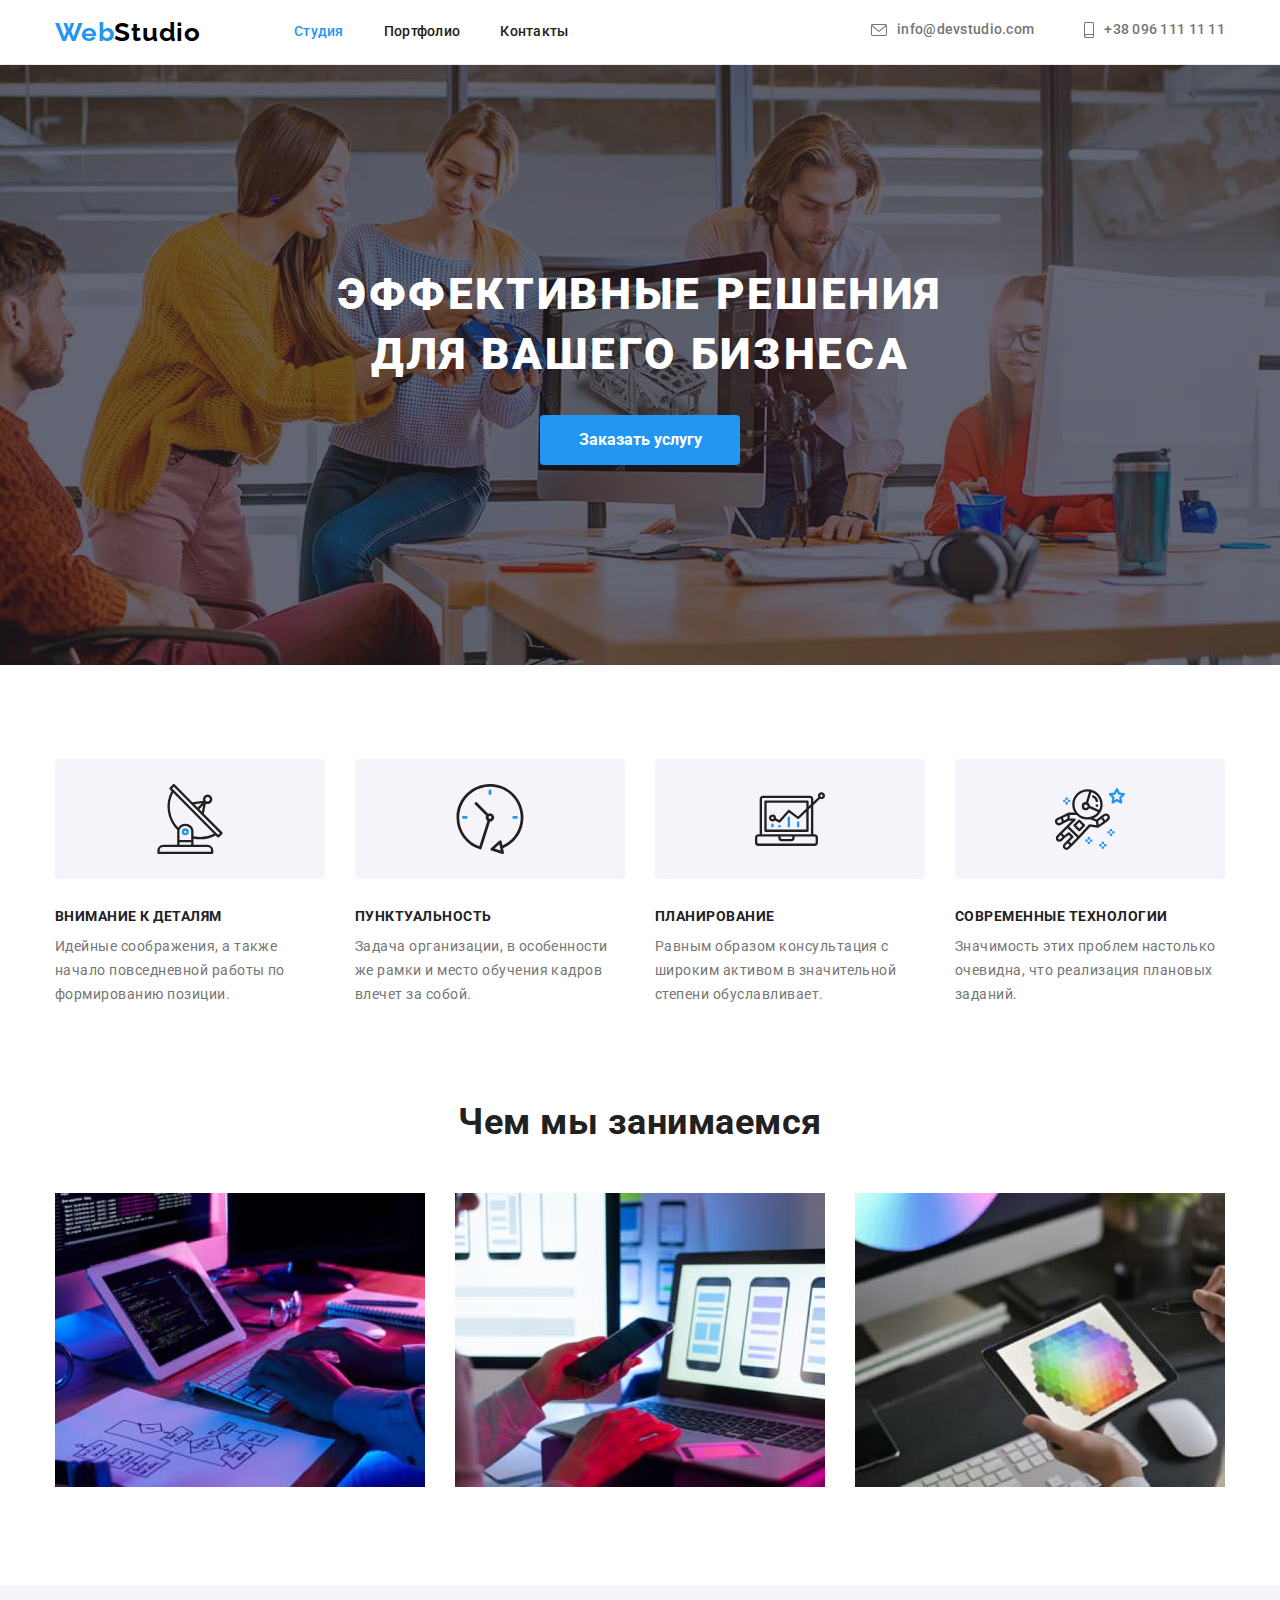
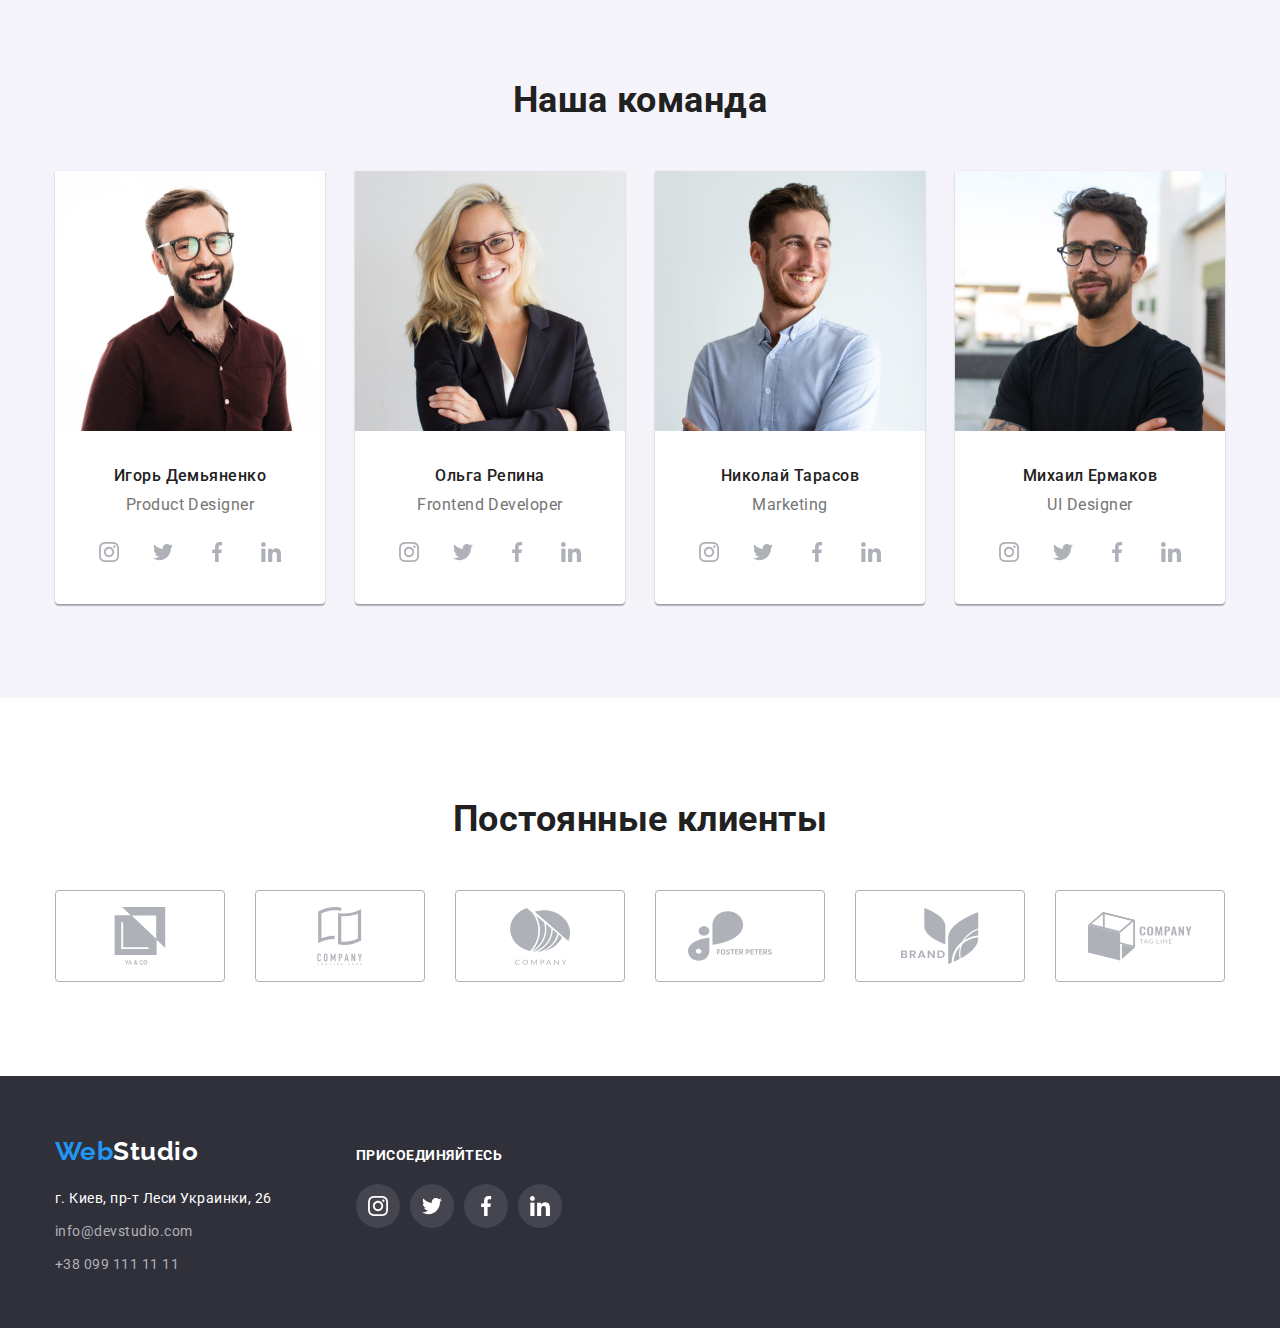
<file: index.html>
<!DOCTYPE html>
<html lang="ru">

<head>
    <meta charset="UTF-8">
    <meta http-equiv="X-UA-Compatible" content="IE=edge">
    <meta name="viewport" content="width=device-width, initial-scale=1.0">

    <link rel="preconnect" href="https://fonts.googleapis.com">
    <link rel="preconnect" href="https://fonts.gstatic.com" crossorigin>
    <title>WebStudio</title>

    <link
        href="https://fonts.googleapis.com/css2?family=Raleway:wght@700&family=Roboto:wght@400;500;700;900&display=swap"
        rel="stylesheet">
    <link rel="stylesheet"
        href="https://cdnjs.cloudflare.com/ajax/libs/modern-normalize/1.1.0/modern-normalize.min.css">



    <link rel="stylesheet" href="./css/main.css">

</head>

<body>

    <!--Шапка сайта. Навигация.-->

    <header class="page-header">
        <div class="container main-nav">
            <nav class="flex-nav">
                <a href="./index.html" class="logo"><span class="blue">Web</span>Studio</a>

                <ul class="page-nav list">
                    <li class="item"><a href="./index.html" class="link current">Студия</a></li>
                    <li class="item"><a href="./portfolio.html" class="link contacts-link">Портфолио</a></li>
                    <li class="item"><a href="" class="link contacts-link">Контакты</a></li>
                </ul>
            </nav>


            <!--Контактная информация-->

            <ul class="contacts-nav list">
                <li class="item">
                    <a href="mailto:info@devstudio.com" class="contacts-link">
                        <svg class="icon-envelope">
                            <use href="./images/sprite.svg#envelope"></use>
                        </svg>
                        info@devstudio.com
                    </a>
                </li>
                <li class="item">
                    <a href="tel:+380961111111" class="contacts-link">
                        <svg class="icon-smartphone" width="10" height="16">
                            <use href="./images/sprite.svg#smartphone"></use>
                        </svg>
                        +38 096 111 11 11
                    </a>
                </li>
            </ul>
        </div>
    </header>

    <main>
        <!--Блок Приветствие-->

        <section class="hero-box">
            <h1 class="hero-title">Эффективные решения для вашего бизнеса</h1>
            <button type="button" class="btn">Заказать услугу</button>
        </section>

        <!--Наши преимущества-->

        <section class="features"">
            <div class="container">
                <!--<h2>Преимущества</h2>-->
                <ul class="features-nav list">
                    <li class="icon-before antenna">
                        <h3 class="title item">Внимание к деталям</h3>
                        <p class="text item">Идейные соображения, а также начало повседневной работы по формированию
                            позиции.</p>
                    </li>
                    <li class="icon-before clock">
                        <h3 class="title">Пунктуальность</h3>
                        <p class="text">Задача организации, в особенности же рамки и место обучения кадров влечет
                            за собой.</p>
                    </li>
                    <li class="icon-before diagram">
                        <h3 class="title">Планирование</h3>
                        <p class="text">Равным образом консультация с широким активом в значительной степени
                            обуславливает.</p>
                    </li>
                    <li class="icon-before astronaut">
                        <h3 class="title">Современные технологии</h3>
                        <p class="text">Значимость этих проблем настолько очевидна, что реализация плановых
                            заданий.</p>
                    </li>
                </ul>
            </div>
        </section>

        <!--Чем мы занимаемся-->

        <section class="development">
            <div class="container">
                <h2 class="section-title">Чем мы занимаемся</h2>
                <ul class="development-nav list">
                    <li>
                        <img src="./images/img-1.jpg" alt="Разработка приложений" width="370" height="294">
                        <!-- <h3>Десктопные приложения</h3>-->
                    </li>
                    <li>
                        <img src="./images/img-2.jpg" alt="Мобильные приложения" width="370" height="294">
                        <!-- <h3>Мобильные приложения</h3>-->
                    </li>
                    <li>
                        <img src="./images/img-3.jpg" alt="Дизайнерские решения" width="370" height="294">
                        <!--<h3>Дизайнерские решения</h3>-->
                    </li>
                </ul>
            </div>
        </section>


        <!--Наша команда специалистов-->
        <section class="team">
            <div class="container">
                <h2 class="section-title">Наша команда</h2>
                <ul class="team-list">
                    <li>
                        <img src="./images/team-member-1.jpg" alt="Дизайнер Николай Кучеренко" width="270" height="260">
                        <div class="team-descr">
                            <h3 class="title">Игорь Демьяненко</h3>
                            <p class="text">Product Designer</p>
                        </div>
                        <ul class="social-nav list">
                            <li>
                                <a href="#null" class="icon-social">
                                    <svg>
                                        <use href="./images/sprite.svg#instagram"></use>
                                    </svg>
                                </a>
                            </li>
                            <li>
                                <a href="" class="icon-social">
                                    <svg>
                                        <use href="./images/sprite.svg#twitter"></use>
                                    </svg>
                                </a>
                            </li>
                            <li>
                                <a href="" class="icon-social">
                                    <svg>
                                        <use href="./images/sprite.svg#facebook"></use>
                                    </svg>
                                </a>
                            </li>
                            <li>
                                <a href="" class="icon-social">
                                    <svg>
                                        <use href="./images/sprite.svg#linkedln"></use>
                                    </svg>
                                </a>
                            </li>
                    </li>
                </ul>
                </li>
                <li>
                    <img src="./images/team-member-2.jpg" alt="Разработчик Ольга Иванова" width="270" height="260">
                <div class="team-descr">
                    <h3 class="title">Ольга Репина</h3>
                    <p class="text">Frontend Developer</p>
                </div>
                    <ul class="social-nav list">
                        <li><a href="">
                                <svg class="icon-social">
                                    <use href="./images/sprite.svg#instagram"></use>
                                </svg>
                            </a>
                        </li>
                        <li><a href="">
                                <svg class="icon-social">
                                    <use href="./images/sprite.svg#twitter"></use>
                                </svg></a></li>
                        <li><a href="">
                                <svg class="icon-social">
                                    <use href="./images/sprite.svg#facebook"></use>
                                </svg></a></li>
                        <li><a href="">
                                <svg class="icon-social">
                                    <use href="./images/sprite.svg#linkedln"></use>
                                </svg></a></li>
                    </ul>
                </li>
                <li>
                    <img src="./images/team-member-3.jpg" alt="Маркетолог Андрей Шевченко" width="270" height="260">
                <div class="team-descr">
                    <h3 class="title">Николай Тарасов</h3>
                    <p class="text">Marketing</p>
                </div>
                    <ul class="social-nav list">
                        <li><a href="">
                                <svg class="icon-social">
                                    <use href="./images/sprite.svg#instagram"></use>
                                </svg>
                            </a>
                        </li>
                        <li><a href="">
                                <svg class="icon-social">
                                    <use href="./images/sprite.svg#twitter"></use>
                                </svg></a></li>
                        <li><a href="">
                                <svg class="icon-social">
                                    <use href="./images/sprite.svg#facebook"></use>
                                </svg></a></li>
                        <li><a href="">
                                <svg class="icon-social">
                                    <use href="./images/sprite.svg#linkedln"></use>
                                </svg></a></li>
                    </ul>
                </li>
                <li>
                    <img src="./images/team-member-4.jpg" alt="Дизайнер Иван Николаев" width="270" height="260">
                <div class="team-descr">
                    <h3 class="title">Михаил Ермаков</h3>
                    <p class="text">UI Designer</p>
                </div>
                    <ul class="social-nav list">
                        <li><a href="">
                                <svg class="icon-social">
                                    <use href="./images/sprite.svg#instagram"></use>
                                </svg>
                            </a>
                        </li>
                        <li><a href="">
                                <svg class="icon-social">
                                    <use href="./images/sprite.svg#twitter"></use>
                                </svg>
                            </a>
                        </li>
                        <li><a href="">
                                <svg class="icon-social">
                                    <use href="./images/sprite.svg#facebook"></use>
                                </svg>
                            </a>
                        </li>
                        <li><a href="">
                                <svg class="icon-social">
                                    <use href="./images/sprite.svg#linkedln"></use>
                                </svg>
                            </a>
                        </li>
                    </ul>
                </li>
                </ul>
            </div>
        </section>

        <!--Постоянные клиенты-->

        <section class="section client">
            <div class="container">
                <h2 class="section-title">Постоянные клиенты</h2>
                <ul class="client-nav list">
                    <li>
                        <a href="">
                            <svg>
                                <use href="./images/sprite.svg#client-1"></use>
                            </svg>
                        </a>
                    </li>
                    <li>
                        <a href="">
                            <svg>
                                <use href="./images/sprite.svg#client-2"></use>
                            </svg>
                        </a>
                    </li>
                    <li>
                        <a href="">
                            <svg>
                                <use href="./images/sprite.svg#client-3"></use>
                            </svg></a></li>
                    <li><a href="">
                            <svg>
                                <use href="./images/sprite.svg#client-4"></use>
                            </svg></a></li>
                    <li><a href="">
                            <svg>
                                <use href="./images/sprite.svg#client-5"></use>
                            </svg></a></li>
                    <li><a href="">
                            <svg>
                                <use href="./images/sprite.svg#client-6"></use>
                            </svg></a></li>
                </ul>
           </div>
        </section>
    </main>

    <!--Подвал сайта-->

    <footer class="footer-box">
        <div class="container footer">
           <div class="footer-adress">
                <a href="./index.html" class="logo"><span class="blue">Web</span><span class="white">Studio</span></a>
                <address class="addr-nav">
                    <p class="adress">г. Киев, пр-т Леси Украинки, 26</p>
                    <a href="mailto:info@devstudio.com" class="mail">info@devstudio.com</a>
                    <a href="tel:+380961111111" class="phone">+38 099 111 11 11</a>
                </address>
            </div>
            <div class="footer-join">      
                <p class="sign">присоединяйтесь</p>
                <ul class="social-sign">
                    <li class="social-item">
                        <a href="" aria-label="Ссылка на Instagram" class="icon-social">
                            <svg class="sign-network">
                                <use href="./images/sprite.svg#insta-footer"></use>
                            </svg>
                        </a>
                    </li>
                    <li class="social-item">
                        <a href="" aria-label="Ссылка на Twitter" class="icon-social">
                            <svg class="sign-network">
                                <use href="./images/sprite.svg#tw-footer"></use>
                            </svg>
                        </a>
                    </li>
                    <li class="social-item">
                        <a href="" aria-label="Ссылка на Facebook" class="icon-social">
                            <svg class="sign-network">
                                <use href="./images/sprite.svg#fb-footer"></use>
                            </svg>
                        </a>
                    </li>
                    <li class="social-item">
                        <a href="" aria-label="Ссылка на Linkedln" class="icon-social">
                            <svg class="sign-network">
                                <use href="./images/sprite.svg#linkedln-footer"></use>
                            </svg>
                        </a>
                    </li>
                </ul>
            </div>
        </div>


        <!--<section class="form-nav">
            <div>
                <p class="sign"><b>Подпишитесь на рассылку</b></p>
                <button type="button" class="btn">Подписаться</button>
            </div>
        </section>-->
    </footer>
</body>

</html>
</file>
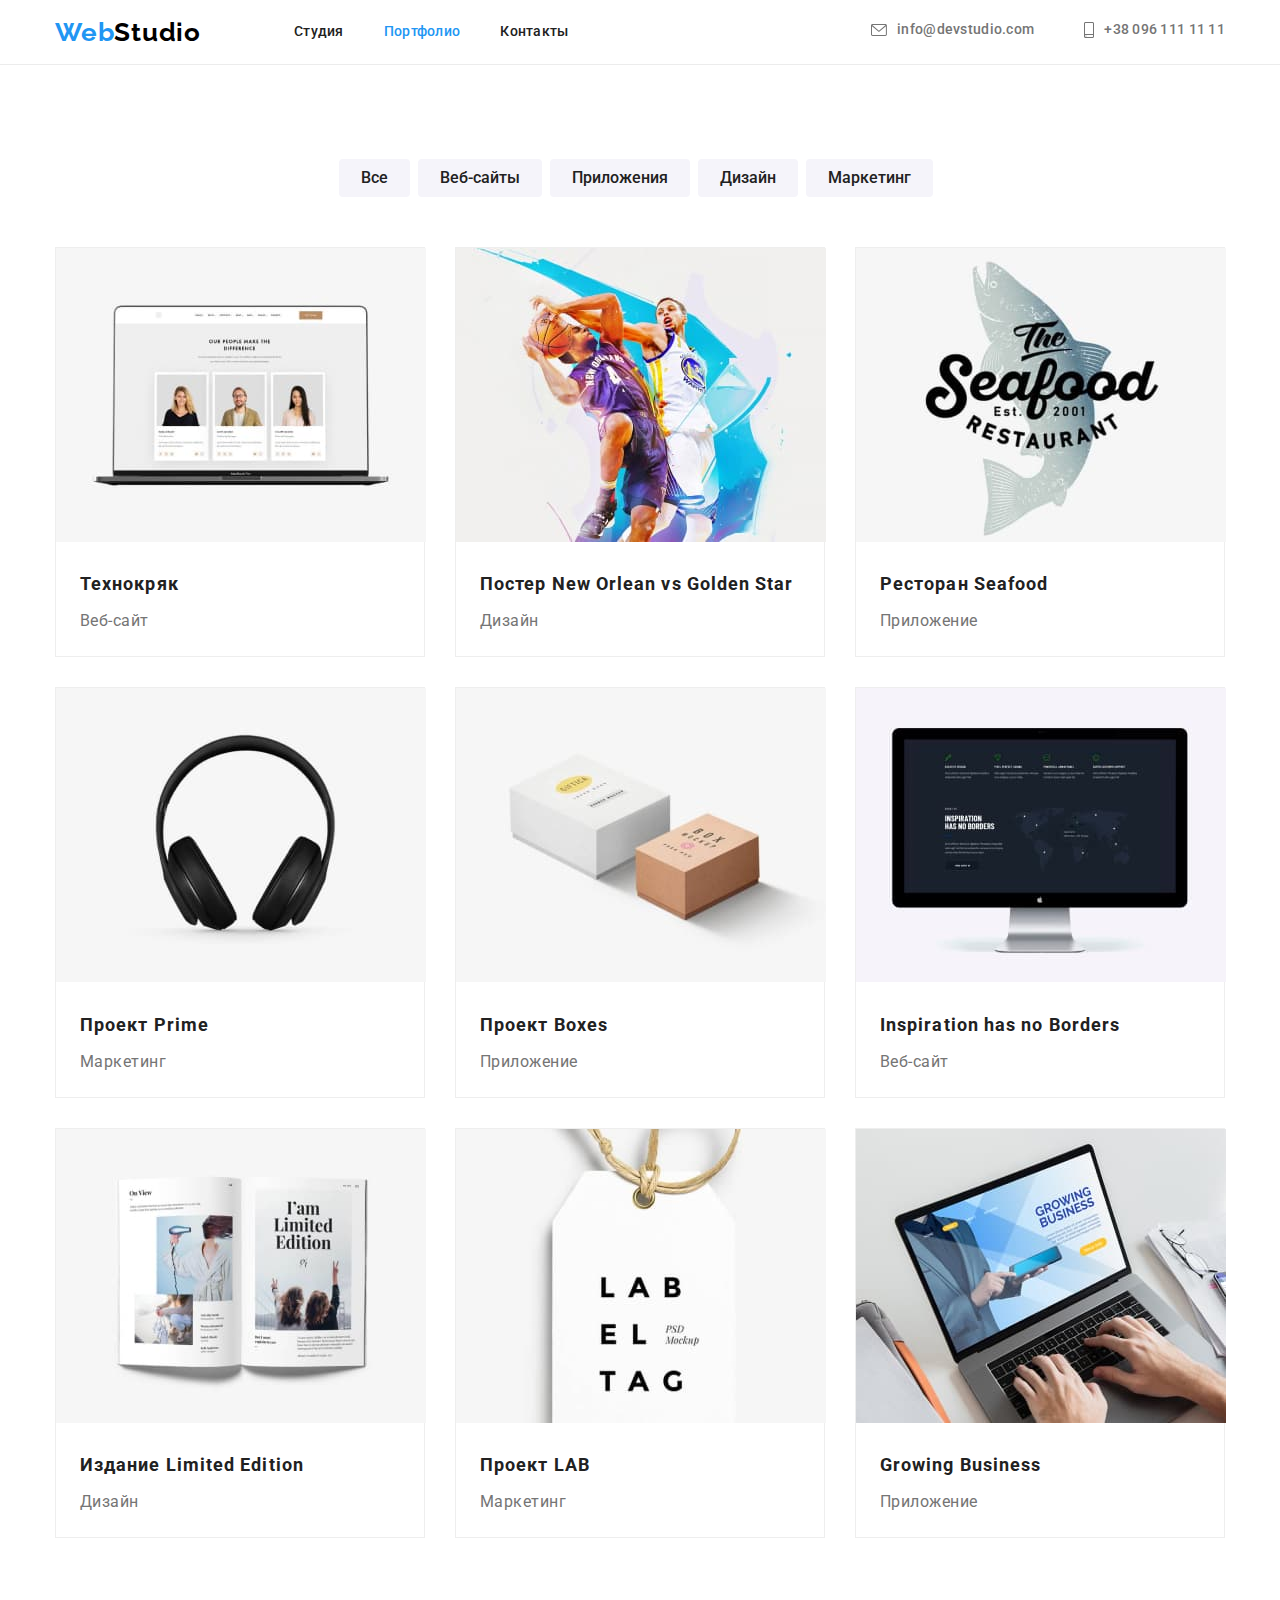
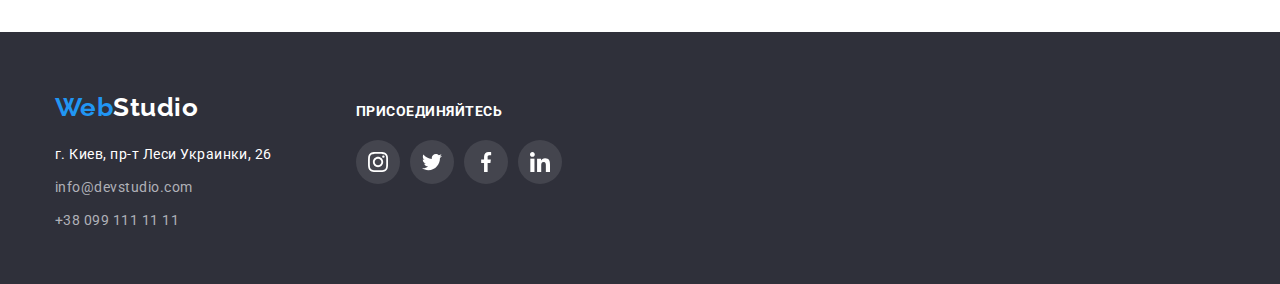
<file: portfolio.html>
<!DOCTYPE html>
<html lang="ru">

<head>
    <meta charset="UTF-8">
    <meta http-equiv="X-UA-Compatible" content="IE=edge">
    <meta name="viewport" content="width=device-width, initial-scale=1.0">
    <title>Portfolio</title>

    <link
        href="https://fonts.googleapis.com/css2?family=Raleway:wght@700&family=Roboto:wght@400;500;700;900&display=swap"
        rel="stylesheet">
    <link rel="stylesheet"
        href="https://cdnjs.cloudflare.com/ajax/libs/modern-normalize/1.1.0/modern-normalize.min.css">


    <link rel="stylesheet" href="./css/main.css">

</head>

<body>

    <!--Шапка сайта. Навигация.-->

    <header class="page-header">
        <div class="container main-nav">
            <nav class="flex-nav">
                <a href="./index.html" class="logo"><span class="blue">Web</span>Studio</a>

                <ul class="page-nav list">
                    <li class="item"><a href="./index.html" class="link contacts-link">Студия</a></li>
                    <li class="item"><a href="./portfolio.html" class="link current">Портфолио</a></li>
                    <li class="item"><a href="" class="link contacts-link">Контакты</a></li>
                </ul>
            </nav>

            <!--Контактная информация-->

            <ul class="contacts-nav list">
                <li class="item">
                    <a href="mailto:info@devstudio.com" class="contacts-link">
                        <svg class="icon-envelope">
                            <use href="./images/sprite.svg#envelope"></use>
                        </svg>
                        info@devstudio.com
                    </a>
                </li>
                <li class="item">
                    <a href="tel:+380961111111" class="contacts-link">
                        <svg class="icon-smartphone" width="10" height="16">
                            <use href="./images/sprite.svg#smartphone"></use>
                        </svg>
                        +38 096 111 11 11
                    </a>
                </li>
            </ul>
        </div>
    </header>
    <main>
        <!--Наши реализованные проекты-->
        <section class="portfolio">
            <div class="container">
                    <ul class="button-nav list">
                        <li><button type="button" class="list-nav">Все</button></li>
                        <li><button type="button" class="list-nav">Веб-сайты</button></li>
                        <li><button type="button" class="list-nav">Приложения</button></li>
                        <li><button type="button" class="list-nav">Дизайн</button></li>
                        <li><button type="button" class="list-nav">Маркетинг</button></li>
                    </ul>
                <!-- <h1>Реализованные проекты</h1>-->
                <ul class="project-nav list">
                    <li class="project-element">
                        <a href="">
                            <img src="./images/project-1.jpg" alt="Проект Технокряк" width="370" height="294">

                            <div class="info">
                                <h2 class="title">Технокряк</h2>
                                <p class="text">Веб-сайт</p>
                                <!-- <p class="accent">Технокряк это современная площадка распространения коронавируса. Компании
                                     используют эту платформу для цифрового шпионажа и атак на защищённые сервера конкурентов.</p>
                                 -->
                            </div>

                        </a>
                    </li>
                    <li class="project-element">
                        <a href="" class="decor">
                            <img src="./images/project-2.jpg" alt="Дизайн постера" width="370" height="294">
                            <div class="info">
                                <h2 class="title">Постер New Orlean vs Golden Star</h2>
                                <p class="text">Дизайн</p>
                                <!-- <p class="accent">Технокряк это современная площадка распространения коронавируса. Компании
                            используют эту платформу для цифрового шпионажа и атак на защищённые сервера конкурентов.</p>
                            -->
                            </div>
                        </a>
                    </li>
                    <li class="project-element">
                        <a href="" class="decor">
                            <img src="./images/project-3.jpg" alt="Приложение для ресторана" width="370" height="294">
                            <div class="info">
                                <h2 class="title">Ресторан Seafood</h2>
                                <p class="text">Приложение</p>
                                <!-- <p class="accent">Технокряк это современная площадка распространения коронавируса. Компании
                                                                    используют эту
                                                                    платформу для цифрового
                                                                    шпионажа и атак на защищённые сервера конкурентов.</p>-->
                            </div>
                        </a>
                    </li>
                    <li class="project-element">
                        <a href="" class="decor">
                            <img src="./images/project-4.jpg" alt="Проект Прайм" width="370" height="294">
                            <div class="info">
                                <h2 class="title">Проект Prime</h2>
                                <p class="text">Маркетинг</p>
                                <!-- <p class="accent">Технокряк это современная площадка распространения коронавируса. Компании
                                                                    используют эту
                                                                    платформу для цифрового
                                                                    шпионажа и атак на защищённые сервера конкурентов.</p>-->
                            </div>
                        </a>
                    </li>
                    <li class="project-element">
                        <a href="" class="decor">
                            <img src="./images/project-5.jpg" alt="Проект приложения упаковки" width="370" height="294">
                            <div class="info">
                                <h2 class="title">Проект Boxes</h2>
                                <p class="text">Приложение</p>
                                <!-- <p class="accent">Технокряк это современная площадка распространения коронавируса. Компании
                                                                    используют эту
                                                                    платформу для цифрового
                                                                    шпионажа и атак на защищённые сервера конкурентов.</p>-->
                            </div>
                        </a>
                    </li>
                    <li class="project-element">
                        <a href="" class="decor">
                            <img src="./images/project-6.jpg" alt="Веб-сайт для вдохновения" width="370" height="294">
                            <div class="info">
                                <h2 class="title">Inspiration has no Borders</h2>
                                <p class="text">Веб-сайт</p>
                                <!-- <p class="accent">Технокряк это современная площадка распространения коронавируса. Компании
                                                                    используют эту
                                                                    платформу для цифрового
                                                                    шпионажа и атак на защищённые сервера конкурентов.</p>-->
                            </div>
                        </a>
                    </li>
                    <li class="project-element">
                        <a href="" class="decor">
                            <img src="./images/project-7.jpg" alt="Проект дизайна журнала" width="370" height="294">
                            <div class="info">
                                <h2 class="title">Издание Limited Edition</h2>
                                <p class="text">Дизайн</p>
                                <!-- <p class="accent">Технокряк это современная площадка распространения коронавируса. Компании
                                                                    используют эту
                                                                    платформу для цифрового
                                                                    шпионажа и атак на защищённые сервера конкурентов.</p>-->
                            </div>
                        </a>
                    </li>
                    <li class="project-element">
                        <a href="" class="decor">
                            <img src="./images/project-8.jpg" alt="Маркетинговый проект Лаб" width="370" height="294">
                            <div class="info">
                                <h2 class="title">Проект LAB</h2>
                                <p class="text">Маркетинг</p>
                                <!-- <p class="accent">Технокряк это современная площадка распространения коронавируса. Компании
                                            используют эту
                                            платформу для цифрового
                                            шпионажа и атак на защищённые сервера конкурентов.</p>-->
                            </div>
                        </a>
                    </li>
                    <li class="project-element">
                        <a href="" class="decor">
                            <img src="./images/project-9.jpg" alt="Приложение для бизнеса" width="370" height="294">
                            <div class="info">
                                <h2 class="title">Growing Business</h2>
                                <p class="text">Приложение</p>
                                <!-- <p class="accent">Технокряк это современная площадка распространения коронавируса. Компании
                                            используют эту
                                            платформу для цифрового
                                            шпионажа и атак на защищённые сервера конкурентов.</p>-->
                            </div>
                        </a>
                    </li>
                </ul>
            </div>
        </section>

    </main>

    <!--Подвал сайта-->
    <footer class="footer-box">
        <div class="container footer">
            <div class="footer-adress">
                <a href="./index.html" class="logo"><span class="blue">Web</span><span class="white">Studio</span></a>
                <address class="addr-nav">
                    <p class="adress">г. Киев, пр-т Леси Украинки, 26</p>
                    <a href="mailto:info@devstudio.com" class="mail">info@devstudio.com</a>
                    <a href="tel:+380961111111" class="phone">+38 099 111 11 11</a>
                </address>
            </div>
            <div class="footer-join">
                <p class="sign">присоединяйтесь</p>
                <ul class="social-sign">
                    <li class="social-item">
                        <a href="" aria-label="Ссылка на Instagram" class="icon-social">
                            <svg class="sign-network">
                                <use href="./images/sprite.svg#insta-footer"></use>
                            </svg>
                        </a>
                    </li>
                    <li class="social-item">
                        <a href="" aria-label="Ссылка на Twitter" class="icon-social">
                            <svg class="sign-network">
                                <use href="./images/sprite.svg#tw-footer"></use>
                            </svg>
                        </a>
                    </li>
                    <li class="social-item">
                        <a href="" aria-label="Ссылка на Facebook" class="icon-social">
                            <svg class="sign-network">
                                <use href="./images/sprite.svg#fb-footer"></use>
                            </svg>
                        </a>
                    </li>
                    <li class="social-item">
                        <a href="" aria-label="Ссылка на Linkedln" class="icon-social">
                            <svg class="sign-network">
                                <use href="./images/sprite.svg#linkedln-footer"></use>
                            </svg>
                        </a>
                    </li>
                </ul>
            </div>
        </div>
    
    
        <!--<section class="form-nav">
                <div>
                    <p class="sign"><b>Подпишитесь на рассылку</b></p>
                    <button type="button" class="btn">Подписаться</button>
                </div>
            </section>-->
    </footer>
</body>
</file>
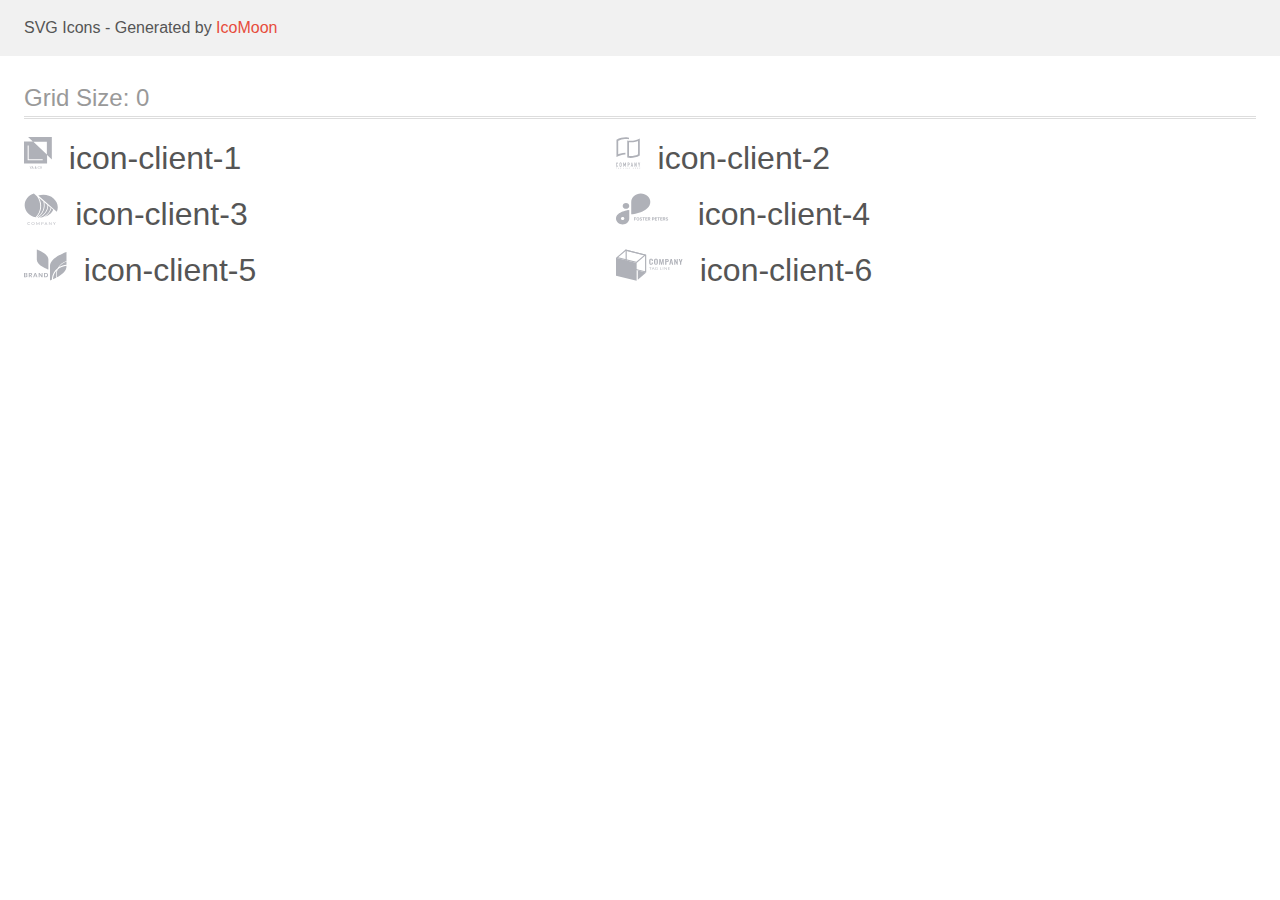
<file: images/icomoon-clients/demo.html>
<!doctype html>
<html>
<head>
    <title>IcoMoon - SVG Icons</title>
    <meta charset="utf-8">
    <meta name="viewport" content="width=device-width, initial-scale=1">
    <link rel="stylesheet" href="demo-files/demo.css">
    <link rel="stylesheet" href="style.css">
</head>
<body>
<svg aria-hidden="true" style="position: absolute; width: 0; height: 0; overflow: hidden;" version="1.1" xmlns="http://www.w3.org/2000/svg" xmlns:xlink="http://www.w3.org/1999/xlink">
<defs>
<symbol id="icon-client-1" viewBox="0 0 28 32">
<path fill="#afb1b8" style="fill: var(--color1, #afb1b8)" d="M4.085 0l4.771 4.517-8.856-0.005v21.915h23.149v-8.379l4.766 4.512v-22.559h-23.83zM22.939 17.517l-13.528-12.807h13.528v12.807zM18.739 23.221h-15.076v-14.739h1.066v13.741h14.010v0.998zM7.223 29.344l-0.557 1.147-0.557-1.147h-0.467l0.813 1.529v0.891h0.422v-0.891l0.811-1.529h-0.465zM7.923 31.764l0.196-0.563h0.938l0.198 0.563h0.439l-0.916-2.42h-0.377l-0.914 2.42h0.437zM8.588 29.858l0.351 1.004h-0.701l0.351-1.004zM10.805 30.804c-0.061 0.093-0.091 0.196-0.091 0.307 0 0.204 0.072 0.37 0.214 0.497 0.144 0.126 0.336 0.189 0.575 0.189s0.445-0.065 0.618-0.194l0.136 0.161h0.469l-0.356-0.421c0.14-0.191 0.209-0.435 0.209-0.733h-0.351c0 0.163-0.034 0.311-0.101 0.444l-0.467-0.552 0.165-0.12c0.116-0.084 0.2-0.168 0.251-0.253 0.051-0.085 0.076-0.178 0.076-0.279 0-0.153-0.056-0.281-0.17-0.384-0.112-0.104-0.256-0.156-0.432-0.156-0.195 0-0.35 0.055-0.465 0.166-0.115 0.11-0.173 0.259-0.173 0.449 0 0.078 0.018 0.158 0.055 0.241 0.038 0.083 0.104 0.184 0.198 0.303-0.18 0.129-0.3 0.24-0.361 0.334zM11.897 31.339c-0.119 0.091-0.246 0.136-0.382 0.136-0.121 0-0.217-0.035-0.289-0.105s-0.108-0.161-0.108-0.273c0-0.13 0.067-0.245 0.2-0.346l0.052-0.037 0.529 0.623zM11.463 30.267c-0.114-0.141-0.171-0.258-0.171-0.351 0-0.081 0.023-0.148 0.070-0.201s0.109-0.080 0.188-0.080c0.073 0 0.133 0.023 0.181 0.068 0.048 0.044 0.072 0.098 0.072 0.161 0 0.095-0.034 0.173-0.103 0.234l-0.052 0.042-0.184 0.126zM15.403 31.581c0.166-0.145 0.262-0.347 0.286-0.605h-0.419c-0.022 0.173-0.075 0.296-0.158 0.371s-0.207 0.111-0.372 0.111c-0.181 0-0.318-0.069-0.412-0.206-0.093-0.137-0.14-0.337-0.14-0.598v-0.214c0.002-0.258 0.052-0.454 0.15-0.587 0.099-0.134 0.239-0.201 0.422-0.201 0.157 0 0.277 0.039 0.357 0.116 0.082 0.076 0.133 0.202 0.153 0.376h0.419c-0.027-0.265-0.121-0.47-0.284-0.615s-0.378-0.218-0.645-0.218c-0.198 0-0.373 0.047-0.525 0.141-0.151 0.094-0.267 0.228-0.347 0.402s-0.121 0.375-0.121 0.603v0.226c0.003 0.223 0.045 0.418 0.125 0.587s0.193 0.299 0.339 0.391c0.147 0.091 0.317 0.136 0.51 0.136 0.276 0 0.497-0.072 0.663-0.216zM17.875 31.242c0.082-0.18 0.123-0.388 0.123-0.625v-0.135c-0.001-0.236-0.043-0.443-0.126-0.62-0.083-0.178-0.201-0.315-0.354-0.409-0.152-0.095-0.326-0.143-0.524-0.143s-0.372 0.048-0.525 0.145c-0.152 0.095-0.27 0.233-0.354 0.414-0.083 0.181-0.125 0.389-0.125 0.625v0.136c0.001 0.232 0.043 0.436 0.126 0.613 0.084 0.177 0.203 0.314 0.356 0.411 0.154 0.095 0.329 0.143 0.525 0.143 0.198 0 0.373-0.048 0.525-0.143 0.153-0.096 0.27-0.234 0.352-0.412zM17.424 29.874c0.102 0.143 0.153 0.349 0.153 0.617v0.126c0 0.273-0.050 0.48-0.151 0.622-0.1 0.142-0.243 0.213-0.429 0.213-0.184 0-0.328-0.073-0.432-0.218-0.103-0.145-0.155-0.351-0.155-0.617v-0.14c0.002-0.26 0.054-0.462 0.156-0.603 0.103-0.143 0.245-0.214 0.427-0.214 0.186 0 0.33 0.072 0.43 0.214z"></path>
</symbol>
<symbol id="icon-client-2" viewBox="0 0 25 32">
<path fill="#afb1b8" style="fill: var(--color1, #afb1b8)" d="M10.531 1.806h-0.084c-0.129-0.008-0.258-0.011-0.388-0.014v0h-0.28c-0.244 0-0.494 0.006-0.741 0.019-0.019-0.001-0.037-0.001-0.056 0-2.243 0.127-4.44 0.688-6.471 1.651l-0.266 0.128v13.625l0.623-0.211c0.546-0.188 1.129-0.357 1.731-0.513 1.629-0.418 3.301-0.64 4.982-0.662v1.79c-0.223 0.002-0.439 0.008-0.655 0.019h-0.051c-1.294 0.071-2.577 0.268-3.833 0.588-1.59 0.398-3.124 0.996-4.566 1.779v-17.475c1.497-0.873 3.11-1.529 4.79-1.948 1.475-0.381 2.992-0.576 4.515-0.582h0.263c0.314 0.008 0.621 0.022 0.909 0.044 0.759 0.053 1.511 0.173 2.249 0.358v1.762c-0.717-0.167-1.445-0.277-2.179-0.329-0.015-0.001-0.030-0.003-0.045-0.004-0.152-0.013-0.304-0.026-0.446-0.026zM13.633 3.607c0.391 0.030 0.796 0.044 1.205 0.044 1.601-0.006 3.195-0.21 4.747-0.609 1.589-0.4 3.123-0.998 4.564-1.781v17.163c-1.498 0.873-3.111 1.529-4.792 1.948-1.475 0.379-2.992 0.574-4.515 0.581-1.154 0.009-2.304-0.126-3.425-0.404v-17.275c0.265 0.061 0.537 0.117 0.814 0.164 0.455 0.077 0.934 0.133 1.401 0.167zM22.367 3.74l-0.623 0.21c-0.573 0.192-1.15 0.365-1.731 0.518-1.691 0.434-3.428 0.657-5.173 0.663-0.406 0-0.78-0.011-1.141-0.034l-0.497-0.033v14.017l0.427 0.038c0.395 0.034 0.803 0.052 1.214 0.052 1.374-0.006 2.743-0.183 4.074-0.527 1.096-0.275 2.162-0.658 3.184-1.144l0.266-0.128v-13.63z"></path>
<path fill="#afb1b8" style="fill: var(--color1, #afb1b8)" d="M1.684 25.977c-0.090-0.093-0.197-0.166-0.317-0.214s-0.247-0.071-0.376-0.066c-0.137-0.002-0.273 0.024-0.4 0.075-0.117 0.046-0.222 0.116-0.311 0.205s-0.156 0.196-0.201 0.313c-0.049 0.123-0.073 0.254-0.072 0.387v2.335c-0.006 0.165 0.026 0.328 0.092 0.479 0.055 0.12 0.135 0.226 0.233 0.313 0.093 0.079 0.203 0.135 0.321 0.166 0.114 0.032 0.231 0.048 0.349 0.049 0.13 0.001 0.259-0.027 0.377-0.081 0.117-0.051 0.222-0.124 0.311-0.216 0.087-0.091 0.156-0.197 0.204-0.313 0.050-0.118 0.075-0.244 0.075-0.372v-0.261h-0.61v0.208c0.002 0.071-0.010 0.142-0.036 0.208-0.020 0.050-0.050 0.095-0.089 0.131-0.038 0.031-0.081 0.053-0.128 0.067-0.041 0.014-0.084 0.021-0.128 0.022-0.054 0.006-0.11-0.002-0.16-0.024s-0.094-0.057-0.126-0.101c-0.058-0.094-0.086-0.203-0.081-0.313v-2.177c-0.004-0.121 0.022-0.241 0.075-0.349 0.032-0.049 0.077-0.089 0.129-0.114s0.112-0.034 0.17-0.027c0.053-0.002 0.105 0.009 0.152 0.032s0.089 0.057 0.12 0.099c0.068 0.090 0.104 0.2 0.101 0.313v0.202h0.604v-0.238c0.001-0.14-0.024-0.278-0.075-0.408-0.045-0.122-0.114-0.234-0.204-0.329z"></path>
<path fill="#afb1b8" style="fill: var(--color1, #afb1b8)" d="M5.31 25.95c-0.195-0.164-0.44-0.255-0.694-0.257-0.124 0-0.248 0.023-0.364 0.066-0.119 0.042-0.228 0.107-0.322 0.191-0.101 0.091-0.182 0.202-0.237 0.327-0.061 0.143-0.092 0.297-0.089 0.452v2.239c-0.004 0.158 0.026 0.314 0.089 0.459 0.055 0.12 0.136 0.227 0.237 0.313 0.093 0.087 0.203 0.154 0.322 0.197 0.117 0.043 0.24 0.065 0.364 0.066s0.248-0.023 0.364-0.066c0.121-0.044 0.233-0.111 0.33-0.197 0.097-0.087 0.176-0.194 0.23-0.313 0.063-0.145 0.093-0.301 0.089-0.459v-2.239c0.003-0.155-0.027-0.31-0.089-0.452-0.054-0.123-0.133-0.235-0.23-0.327zM5.025 28.969c0.005 0.060-0.003 0.12-0.024 0.176s-0.054 0.107-0.097 0.148c-0.081 0.068-0.182 0.105-0.287 0.105s-0.207-0.037-0.287-0.105c-0.043-0.041-0.076-0.092-0.097-0.148s-0.029-0.116-0.024-0.176v-2.239c-0.005-0.060 0.003-0.12 0.024-0.176s0.054-0.107 0.097-0.148c0.081-0.068 0.182-0.105 0.287-0.105s0.207 0.037 0.287 0.105c0.043 0.041 0.076 0.092 0.097 0.148s0.029 0.116 0.024 0.176v2.239z"></path>
<path fill="#afb1b8" style="fill: var(--color1, #afb1b8)" d="M10.072 29.969v-4.239h-0.587l-0.771 2.244h-0.011l-0.777-2.244h-0.581v4.239h0.606v-2.579h0.011l0.593 1.823h0.302l0.598-1.823h0.011v2.579h0.606z"></path>
<path fill="#afb1b8" style="fill: var(--color1, #afb1b8)" d="M13.513 26.027c-0.093-0.105-0.211-0.184-0.343-0.232-0.142-0.046-0.29-0.068-0.439-0.066h-0.9v4.239h0.604v-1.656h0.311c0.188 0.009 0.376-0.031 0.545-0.116 0.137-0.076 0.252-0.188 0.332-0.324 0.070-0.113 0.117-0.238 0.139-0.369 0.024-0.16 0.035-0.321 0.033-0.482 0.006-0.204-0.014-0.407-0.059-0.606-0.040-0.147-0.117-0.281-0.223-0.39zM13.201 27.319c-0.003 0.077-0.022 0.152-0.056 0.221-0.035 0.065-0.089 0.117-0.156 0.149-0.089 0.040-0.187 0.058-0.285 0.053h-0.275v-1.441h0.311c0.094-0.005 0.187 0.014 0.272 0.053 0.062 0.036 0.112 0.091 0.142 0.157 0.033 0.074 0.051 0.155 0.053 0.236 0 0.089 0 0.183 0 0.282s0.006 0.2 0 0.291h-0.006z"></path>
<path fill="#afb1b8" style="fill: var(--color1, #afb1b8)" d="M16.374 25.73h-0.495l-0.934 4.239h0.604l0.177-0.911h0.823l0.177 0.911h0.604l-0.957-4.239zM15.817 28.481l0.297-1.537h0.011l0.296 1.537h-0.604z"></path>
<path fill="#afb1b8" style="fill: var(--color1, #afb1b8)" d="M20.277 28.284h-0.011l-0.912-2.554h-0.581v4.239h0.604v-2.549h0.012l0.923 2.549h0.568v-4.239h-0.604v2.554z"></path>
<path fill="#afb1b8" style="fill: var(--color1, #afb1b8)" d="M23.968 25.73l-0.486 1.685h-0.012l-0.486-1.685h-0.64l0.83 2.447v1.792h0.604v-1.792l0.83-2.447h-0.64z"></path>
<path fill="#afb1b8" style="fill: var(--color1, #afb1b8)" d="M0 31.166h0.291v0.817h0.198v-0.817h0.29v-0.167h-0.778v0.167z"></path>
<path fill="#afb1b8" style="fill: var(--color1, #afb1b8)" d="M2.447 30.998l-0.381 0.984h0.21l0.081-0.224h0.392l0.084 0.224h0.215l-0.391-0.984h-0.21zM2.416 31.593l0.134-0.365 0.134 0.365h-0.268z"></path>
<path fill="#afb1b8" style="fill: var(--color1, #afb1b8)" d="M4.866 31.62h0.227v0.127c-0.066 0.053-0.149 0.082-0.234 0.083-0.040 0.002-0.079-0.005-0.116-0.021s-0.068-0.041-0.093-0.072c-0.052-0.075-0.078-0.165-0.073-0.257 0-0.219 0.095-0.329 0.283-0.329 0.050-0.005 0.099 0.008 0.14 0.037s0.070 0.071 0.082 0.12l0.195-0.038c-0.042-0.192-0.181-0.289-0.417-0.289-0.127-0.003-0.25 0.042-0.344 0.127-0.050 0.049-0.088 0.108-0.112 0.174s-0.034 0.135-0.029 0.205c-0.006 0.135 0.039 0.267 0.126 0.369 0.048 0.050 0.107 0.088 0.171 0.113s0.134 0.035 0.203 0.031c0.154 0.004 0.304-0.052 0.417-0.157v-0.388h-0.427v0.166z"></path>
<path fill="#afb1b8" style="fill: var(--color1, #afb1b8)" d="M7.337 30.998h-0.199v0.984h0.69v-0.167h-0.49v-0.817z"></path>
<path fill="#afb1b8" style="fill: var(--color1, #afb1b8)" d="M9.426 30.998h-0.199v0.984h0.199v-0.984z"></path>
<path fill="#afb1b8" style="fill: var(--color1, #afb1b8)" d="M11.469 31.656l-0.403-0.657h-0.193v0.984h0.185v-0.643l0.395 0.643h0.198v-0.984h-0.182v0.657z"></path>
<path fill="#afb1b8" style="fill: var(--color1, #afb1b8)" d="M13.315 31.549h0.49v-0.167h-0.49v-0.216h0.528v-0.167h-0.727v0.984h0.747v-0.167h-0.548v-0.266z"></path>
<path fill="#afb1b8" style="fill: var(--color1, #afb1b8)" d="M17.792 31.387h-0.388v-0.388h-0.198v0.984h0.198v-0.43h0.388v0.43h0.198v-0.984h-0.198v0.388z"></path>
<path fill="#afb1b8" style="fill: var(--color1, #afb1b8)" d="M19.649 31.549h0.492v-0.167h-0.492v-0.216h0.529v-0.167h-0.727v0.984h0.746v-0.167h-0.548v-0.266z"></path>
<path fill="#afb1b8" style="fill: var(--color1, #afb1b8)" d="M22.168 31.549c0.171-0.027 0.258-0.117 0.258-0.274 0.005-0.042-0.001-0.084-0.018-0.123s-0.044-0.072-0.078-0.096c-0.089-0.045-0.189-0.065-0.288-0.058h-0.417v0.984h0.198v-0.412h0.039c0.042-0.003 0.084 0.005 0.123 0.022 0.029 0.018 0.053 0.043 0.070 0.072l0.215 0.313h0.237l-0.12-0.192c-0.053-0.095-0.128-0.176-0.218-0.236zM21.969 31.413h-0.146v-0.247h0.156c0.068-0.005 0.136 0.002 0.201 0.023 0.014 0.013 0.026 0.029 0.033 0.046s0.011 0.037 0.010 0.056c-0.001 0.019-0.006 0.038-0.015 0.055s-0.022 0.032-0.037 0.043c-0.065 0.020-0.133 0.028-0.201 0.023z"></path>
<path fill="#afb1b8" style="fill: var(--color1, #afb1b8)" d="M24.067 31.549h0.49v-0.167h-0.49v-0.216h0.529v-0.167h-0.729v0.984h0.747v-0.167h-0.548v-0.266z"></path>
</symbol>
<symbol id="icon-client-3" viewBox="0 0 34 32">
<path fill="#afb1b8" style="fill: var(--color1, #afb1b8)" d="M5.643 31.315c0.012 0 0.024 0.003 0.035 0.007s0.021 0.011 0.029 0.018l0.166 0.159c-0.129 0.129-0.288 0.231-0.467 0.302-0.21 0.076-0.435 0.113-0.663 0.108-0.213 0.004-0.426-0.031-0.623-0.101-0.178-0.065-0.338-0.162-0.469-0.285-0.134-0.128-0.237-0.278-0.303-0.44-0.073-0.182-0.108-0.373-0.106-0.565-0.003-0.193 0.036-0.386 0.114-0.567 0.073-0.164 0.182-0.314 0.322-0.44 0.142-0.124 0.312-0.222 0.499-0.287 0.205-0.069 0.422-0.103 0.642-0.101 0.204-0.004 0.407 0.027 0.596 0.092 0.165 0.062 0.316 0.148 0.447 0.255l-0.139 0.17c-0.010 0.012-0.022 0.022-0.035 0.031-0.016 0.010-0.036 0.014-0.056 0.013-0.022-0.001-0.042-0.008-0.060-0.018l-0.075-0.045-0.104-0.058c-0.045-0.021-0.091-0.040-0.139-0.056-0.062-0.019-0.125-0.034-0.189-0.045-0.082-0.013-0.164-0.019-0.247-0.018-0.158-0.002-0.315 0.024-0.461 0.076-0.136 0.048-0.26 0.121-0.361 0.213-0.104 0.098-0.183 0.214-0.235 0.339-0.058 0.144-0.087 0.295-0.085 0.448-0.002 0.155 0.026 0.309 0.085 0.455 0.051 0.125 0.129 0.239 0.231 0.338 0.095 0.092 0.213 0.163 0.345 0.209 0.136 0.049 0.281 0.073 0.428 0.072 0.085 0.001 0.17-0.004 0.253-0.014 0.137-0.015 0.268-0.056 0.384-0.121 0.058-0.033 0.113-0.071 0.164-0.112 0.021-0.018 0.049-0.028 0.079-0.029z"></path>
<path fill="#afb1b8" style="fill: var(--color1, #afb1b8)" d="M10.441 30.517c0.003 0.192-0.035 0.382-0.112 0.561-0.068 0.163-0.174 0.311-0.313 0.436s-0.306 0.222-0.491 0.286c-0.407 0.135-0.856 0.135-1.263 0-0.184-0.065-0.35-0.163-0.488-0.287-0.138-0.127-0.246-0.276-0.316-0.44-0.15-0.364-0.15-0.761 0-1.125 0.071-0.164 0.178-0.314 0.316-0.442 0.139-0.12 0.305-0.214 0.488-0.276 0.406-0.137 0.857-0.137 1.263 0 0.185 0.065 0.351 0.163 0.49 0.287 0.137 0.125 0.243 0.273 0.314 0.435 0.077 0.181 0.115 0.372 0.112 0.565zM10.005 30.517c0.003-0.153-0.023-0.306-0.079-0.451-0.047-0.125-0.122-0.239-0.222-0.338-0.097-0.093-0.217-0.166-0.351-0.213-0.296-0.099-0.623-0.099-0.918 0-0.134 0.047-0.254 0.12-0.351 0.213-0.101 0.097-0.178 0.212-0.224 0.338-0.106 0.294-0.106 0.609 0 0.903 0.047 0.125 0.123 0.24 0.224 0.338 0.098 0.092 0.217 0.164 0.351 0.211 0.296 0.096 0.622 0.096 0.918 0 0.134-0.047 0.254-0.119 0.351-0.211 0.1-0.098 0.175-0.213 0.222-0.338 0.056-0.145 0.082-0.298 0.079-0.451z"></path>
<path fill="#afb1b8" style="fill: var(--color1, #afb1b8)" d="M13.715 30.99l0.044 0.101c0.017-0.036 0.031-0.069 0.048-0.101 0.016-0.034 0.034-0.067 0.054-0.099l1.062-1.677c0.021-0.029 0.039-0.047 0.060-0.052 0.028-0.007 0.058-0.011 0.087-0.009h0.314v2.727h-0.372v-2.005c0-0.025 0-0.054 0-0.085-0.002-0.031-0.002-0.063 0-0.094l-1.068 1.7c-0.014 0.025-0.035 0.047-0.063 0.062s-0.059 0.023-0.091 0.023h-0.060c-0.032 0-0.064-0.007-0.091-0.022s-0.049-0.037-0.062-0.062l-1.099-1.711c0 0.032 0 0.065 0 0.097s0 0.061 0 0.087v2.005h-0.359v-2.722h0.314c0.030-0.002 0.059 0.002 0.087 0.009 0.026 0.011 0.046 0.030 0.058 0.052l1.084 1.678c0.021 0.031 0.039 0.064 0.054 0.097z"></path>
<path fill="#afb1b8" style="fill: var(--color1, #afb1b8)" d="M17.71 30.855v1.021h-0.415v-2.723h0.926c0.175-0.003 0.349 0.017 0.517 0.059 0.134 0.033 0.259 0.091 0.366 0.17 0.092 0.074 0.163 0.165 0.208 0.267 0.049 0.111 0.073 0.229 0.071 0.348 0.002 0.119-0.024 0.238-0.077 0.348-0.050 0.104-0.127 0.198-0.224 0.273-0.107 0.082-0.232 0.143-0.368 0.18-0.162 0.045-0.331 0.066-0.501 0.063l-0.503-0.007zM17.71 30.562h0.503c0.109 0.001 0.218-0.013 0.322-0.041 0.086-0.025 0.165-0.065 0.233-0.117 0.062-0.050 0.111-0.112 0.141-0.18 0.034-0.073 0.051-0.151 0.050-0.229 0.005-0.076-0.009-0.151-0.042-0.222s-0.082-0.134-0.145-0.186c-0.159-0.108-0.358-0.16-0.559-0.146h-0.503v1.122z"></path>
<path fill="#afb1b8" style="fill: var(--color1, #afb1b8)" d="M23.294 31.88h-0.328c-0.033 0.001-0.065-0.008-0.091-0.025-0.024-0.017-0.042-0.039-0.054-0.063l-0.282-0.659h-1.419l-0.293 0.659c-0.011 0.024-0.029 0.045-0.052 0.061-0.026 0.018-0.060 0.028-0.093 0.027h-0.328l1.246-2.727h0.432l1.263 2.727zM21.237 30.867h1.172l-0.494-1.11c-0.038-0.084-0.069-0.169-0.093-0.256l-0.048 0.143c-0.014 0.043-0.031 0.083-0.046 0.116l-0.49 1.108z"></path>
<path fill="#afb1b8" style="fill: var(--color1, #afb1b8)" d="M25.089 29.165c0.025 0.012 0.046 0.029 0.062 0.049l1.818 2.056c0-0.032 0-0.065 0-0.096s0-0.061 0-0.090v-1.931h0.372v2.727h-0.208c-0.030 0.001-0.059-0.005-0.085-0.016-0.026-0.013-0.048-0.030-0.067-0.050l-1.816-2.054c0.002 0.031 0.002 0.063 0 0.094 0 0.031 0 0.058 0 0.083v1.944h-0.372v-2.727h0.22c0.026-0.001 0.051 0.004 0.075 0.013z"></path>
<path fill="#afb1b8" style="fill: var(--color1, #afb1b8)" d="M30.402 30.795v1.083h-0.415v-1.083l-1.149-1.642h0.372c0.032-0.002 0.064 0.007 0.089 0.023 0.023 0.018 0.042 0.038 0.056 0.061l0.719 1.059c0.029 0.045 0.054 0.087 0.075 0.126s0.037 0.078 0.052 0.116l0.054-0.117c0.020-0.043 0.044-0.084 0.071-0.125l0.708-1.067c0.015-0.021 0.033-0.041 0.054-0.058 0.025-0.019 0.057-0.028 0.089-0.027h0.376l-1.151 1.65z"></path>
<path fill="#afb1b8" style="fill: var(--color1, #afb1b8)" d="M13.51 24.576c0.181 0.020 0.364 0.036 0.548 0.051 2.803-1.089 5.174-2.873 6.817-5.126s2.485-4.878 2.421-7.546l-3.089-2.684c0.628 2.84 0.334 5.776-0.849 8.479s-3.208 5.067-5.849 6.827z"></path>
<path fill="#afb1b8" style="fill: var(--color1, #afb1b8)" d="M12.407 24.451l0.083 0.014c2.822-1.754 4.974-4.203 6.176-7.030s1.402-5.904 0.571-8.83l-4.4-3.823c1.78 3.142 2.496 6.659 2.066 10.141s-1.989 6.786-4.496 9.528z"></path>
<path fill="#afb1b8" style="fill: var(--color1, #afb1b8)" d="M27.328 15.106c-0.747 2.931-2.563 5.574-5.177 7.537-0.763 0.576-1.587 1.090-2.46 1.534 2.128-0.544 4.085-1.504 5.718-2.809s2.9-2.917 3.703-4.714l-1.784-1.549z"></path>
<path fill="#afb1b8" style="fill: var(--color1, #afb1b8)" d="M26.628 14.674l-2.541-2.207c-0.049 2.517-0.872 4.976-2.385 7.123s-3.66 3.902-6.217 5.084h0.012c0.57-0 1.139-0.030 1.705-0.088 2.39-0.848 4.502-2.196 6.147-3.926s2.771-3.785 3.278-5.985z"></path>
<path fill="#afb1b8" style="fill: var(--color1, #afb1b8)" d="M12.774 3.17l-3.031-2.637c-2.709 0.91-5.040 2.509-6.686 4.588s-2.531 4.542-2.54 7.066v0c0.010 2.789 1.090 5.495 3.070 7.69s4.745 3.754 7.859 4.43c2.78-2.942 4.407-6.579 4.646-10.38s-0.924-7.569-3.319-10.757z"></path>
<path fill="#afb1b8" style="fill: var(--color1, #afb1b8)" d="M33.63 14.268c-0.011-3.309-1.529-6.479-4.221-8.818s-6.342-3.658-10.15-3.668c-1.76-0.002-3.504 0.281-5.146 0.832l18.557 16.123c0.635-1.425 0.961-2.94 0.96-4.469z"></path>
</symbol>
<symbol id="icon-client-4" viewBox="0 0 65 32">
<path fill="#afb1b8" style="fill: var(--color1, #afb1b8)" d="M10.016 9.983h-0.002c-1.827 0-3.308 1.316-3.308 2.94v0.002c0 1.624 1.481 2.94 3.308 2.94h0.002c1.827 0 3.308-1.316 3.308-2.94v-0.002c0-1.624-1.481-2.94-3.308-2.94z"></path>
<path fill="#afb1b8" style="fill: var(--color1, #afb1b8)" d="M34.434 9.043c-0.005-2.255-1.015-4.417-2.81-6.012s-4.226-2.493-6.764-2.498v0c-2.538 0.004-4.972 0.902-6.767 2.497s-2.806 3.757-2.811 6.013v12.436c0 0 19.149-1.895 19.151-12.434v-0.002z"></path>
<path fill="#afb1b8" style="fill: var(--color1, #afb1b8)" d="M0 25.562c0.005 1.569 0.708 3.073 1.956 4.183s2.94 1.735 4.706 1.74c1.765-0.005 3.457-0.63 4.705-1.739s1.952-2.613 1.957-4.182v-8.654c0 0-13.325 1.32-13.325 8.652zM6.662 27.112c-0.345 0-0.682-0.091-0.969-0.261s-0.511-0.413-0.643-0.696c-0.132-0.283-0.167-0.595-0.099-0.896s0.233-0.577 0.477-0.794 0.555-0.364 0.893-0.424c0.338-0.060 0.689-0.029 1.008 0.088s0.591 0.316 0.783 0.571c0.192 0.255 0.294 0.555 0.294 0.861 0.001 0.204-0.044 0.406-0.131 0.595s-0.216 0.36-0.378 0.505c-0.162 0.145-0.355 0.259-0.567 0.338s-0.439 0.119-0.669 0.119v-0.006z"></path>
<path fill="#afb1b8" style="fill: var(--color1, #afb1b8)" d="M20.128 26.258h-1.286v1.328h-0.67v-3.25h2.116v0.542h-1.446v0.839h1.286v0.54zM23.346 26.035c0 0.32-0.057 0.6-0.17 0.842s-0.275 0.427-0.487 0.558c-0.21 0.131-0.451 0.196-0.723 0.196-0.269 0-0.51-0.065-0.721-0.194s-0.375-0.314-0.491-0.554c-0.116-0.241-0.175-0.518-0.176-0.83v-0.161c0-0.32 0.057-0.601 0.172-0.844 0.116-0.244 0.279-0.431 0.489-0.56 0.211-0.131 0.452-0.196 0.723-0.196s0.511 0.065 0.721 0.196c0.211 0.129 0.374 0.316 0.489 0.56 0.116 0.242 0.174 0.523 0.174 0.841v0.145zM22.668 25.888c0-0.341-0.061-0.6-0.183-0.777s-0.296-0.266-0.522-0.266c-0.225 0-0.398 0.088-0.52 0.263-0.122 0.174-0.184 0.43-0.185 0.768v0.158c0 0.332 0.061 0.589 0.183 0.772s0.298 0.275 0.527 0.275c0.225 0 0.397-0.088 0.518-0.263 0.121-0.177 0.182-0.434 0.183-0.772v-0.158zM25.518 26.734c0-0.126-0.045-0.223-0.134-0.29-0.089-0.068-0.25-0.14-0.482-0.214-0.232-0.076-0.416-0.15-0.551-0.223-0.369-0.199-0.554-0.468-0.554-0.806 0-0.176 0.049-0.332 0.147-0.469 0.1-0.138 0.242-0.246 0.426-0.324 0.186-0.077 0.394-0.116 0.625-0.116 0.232 0 0.439 0.042 0.621 0.127 0.181 0.083 0.322 0.202 0.422 0.355 0.101 0.153 0.152 0.327 0.152 0.522h-0.67c0-0.149-0.047-0.264-0.141-0.346-0.094-0.083-0.225-0.125-0.395-0.125-0.164 0-0.291 0.035-0.382 0.105-0.091 0.068-0.136 0.159-0.136 0.272 0 0.106 0.053 0.194 0.158 0.266 0.107 0.071 0.264 0.138 0.471 0.201 0.381 0.115 0.659 0.257 0.833 0.426s0.261 0.381 0.261 0.634c0 0.281-0.106 0.502-0.319 0.663-0.213 0.159-0.499 0.239-0.859 0.239-0.25 0-0.478-0.045-0.683-0.136-0.205-0.092-0.362-0.218-0.471-0.377-0.107-0.159-0.161-0.344-0.161-0.554h0.672c0 0.359 0.214 0.538 0.643 0.538 0.159 0 0.284-0.032 0.373-0.096 0.089-0.065 0.134-0.156 0.134-0.272zM29.092 24.879h-0.996v2.708h-0.67v-2.708h-0.982v-0.542h2.647v0.542zM31.431 26.178h-1.286v0.871h1.509v0.538h-2.179v-3.25h2.174v0.542h-1.504v0.775h1.286v0.525zM33.251 26.396h-0.533v1.19h-0.67v-3.25h1.208c0.384 0 0.68 0.086 0.888 0.257s0.312 0.413 0.312 0.725c0 0.222-0.048 0.407-0.145 0.556-0.095 0.147-0.24 0.265-0.435 0.353l0.703 1.328v0.031h-0.719l-0.609-1.19zM32.717 25.854h0.54c0.168 0 0.298-0.042 0.391-0.127 0.092-0.086 0.138-0.205 0.138-0.355 0-0.153-0.044-0.274-0.132-0.362-0.086-0.088-0.219-0.132-0.4-0.132h-0.538v0.975zM36.775 26.441v1.145h-0.67v-3.25h1.268c0.244 0 0.458 0.045 0.643 0.134 0.186 0.089 0.329 0.216 0.429 0.382 0.1 0.164 0.15 0.35 0.15 0.56 0 0.318-0.109 0.57-0.328 0.754-0.217 0.183-0.519 0.275-0.904 0.275h-0.587zM36.775 25.899h0.598c0.177 0 0.312-0.042 0.404-0.125 0.094-0.083 0.141-0.202 0.141-0.357 0-0.159-0.047-0.288-0.141-0.386s-0.223-0.149-0.388-0.152h-0.614v1.020zM41.012 26.178h-1.286v0.871h1.509v0.538h-2.179v-3.25h2.174v0.542h-1.504v0.775h1.286v0.525zM44.119 24.879h-0.995v2.708h-0.67v-2.708h-0.982v-0.542h2.647v0.542zM46.458 26.178h-1.286v0.871h1.509v0.538h-2.178v-3.25h2.174v0.542h-1.504v0.775h1.286v0.525zM48.277 26.396h-0.533v1.19h-0.67v-3.25h1.208c0.384 0 0.68 0.086 0.888 0.257s0.313 0.413 0.313 0.725c0 0.222-0.048 0.407-0.145 0.556-0.095 0.147-0.24 0.265-0.435 0.353l0.703 1.328v0.031h-0.719l-0.609-1.19zM47.744 25.854h0.54c0.168 0 0.298-0.042 0.391-0.127 0.092-0.086 0.138-0.205 0.138-0.355 0-0.153-0.044-0.274-0.132-0.362-0.086-0.088-0.219-0.132-0.4-0.132h-0.538v0.975zM51.679 26.734c0-0.126-0.045-0.223-0.134-0.29-0.089-0.068-0.25-0.14-0.482-0.214-0.232-0.076-0.416-0.15-0.551-0.223-0.369-0.199-0.554-0.468-0.554-0.806 0-0.176 0.049-0.332 0.147-0.469 0.1-0.138 0.242-0.246 0.426-0.324 0.186-0.077 0.394-0.116 0.625-0.116 0.232 0 0.439 0.042 0.621 0.127 0.182 0.083 0.322 0.202 0.422 0.355 0.101 0.153 0.152 0.327 0.152 0.522h-0.67c0-0.149-0.047-0.264-0.141-0.346-0.094-0.083-0.225-0.125-0.395-0.125-0.164 0-0.291 0.035-0.382 0.105-0.091 0.068-0.136 0.159-0.136 0.272 0 0.106 0.053 0.194 0.158 0.266 0.107 0.071 0.264 0.138 0.471 0.201 0.381 0.115 0.658 0.257 0.833 0.426s0.261 0.381 0.261 0.634c0 0.281-0.106 0.502-0.319 0.663-0.213 0.159-0.499 0.239-0.859 0.239-0.25 0-0.478-0.045-0.683-0.136-0.205-0.092-0.362-0.218-0.471-0.377-0.107-0.159-0.161-0.344-0.161-0.554h0.672c0 0.359 0.214 0.538 0.643 0.538 0.159 0 0.283-0.032 0.373-0.096 0.089-0.065 0.134-0.156 0.134-0.272z"></path>
</symbol>
<symbol id="icon-client-5" viewBox="0 0 43 32">
<path fill="#afb1b8" style="fill: var(--color1, #afb1b8)" d="M3.239 26.373c0.166 0.188 0.254 0.424 0.25 0.665 0.008 0.158-0.022 0.315-0.089 0.46s-0.169 0.275-0.298 0.38c-0.322 0.223-0.722 0.332-1.125 0.307h-1.977v-4.215h1.937c0.382-0.023 0.761 0.076 1.073 0.28 0.125 0.096 0.224 0.217 0.289 0.354s0.095 0.286 0.086 0.435c0.011 0.233-0.068 0.461-0.225 0.645-0.15 0.168-0.358 0.284-0.589 0.329 0.262 0.044 0.499 0.172 0.668 0.36zM0.92 25.737h0.828c0.188 0.013 0.375-0.037 0.526-0.14 0.062-0.052 0.111-0.116 0.141-0.187s0.043-0.148 0.036-0.225c0.006-0.076-0.007-0.153-0.037-0.224s-0.078-0.135-0.138-0.188c-0.156-0.106-0.349-0.156-0.542-0.142h-0.814v1.106zM2.355 27.353c0.066-0.053 0.119-0.119 0.153-0.193s0.049-0.155 0.043-0.235c0.005-0.081-0.010-0.163-0.045-0.238s-0.088-0.142-0.155-0.195c-0.162-0.11-0.361-0.164-0.562-0.152h-0.868v1.159h0.879c0.198 0.011 0.394-0.041 0.556-0.146z"></path>
<path fill="#afb1b8" style="fill: var(--color1, #afb1b8)" d="M7.197 28.185l-1.077-1.647h-0.405v1.647h-0.927v-4.215h1.754c0.442-0.028 0.879 0.1 1.221 0.358 0.245 0.229 0.393 0.53 0.417 0.85s-0.078 0.637-0.287 0.894c-0.216 0.227-0.512 0.378-0.837 0.428l1.147 1.684h-1.008zM5.715 25.963h0.758c0.526 0 0.789-0.213 0.789-0.638 0.005-0.087-0.009-0.174-0.042-0.255s-0.085-0.156-0.151-0.218c-0.166-0.127-0.38-0.188-0.596-0.171h-0.767l0.009 1.283z"></path>
<path fill="#afb1b8" style="fill: var(--color1, #afb1b8)" d="M12.262 27.337h-1.847l-0.326 0.848h-0.972l1.696-4.168h1.050l1.689 4.168h-0.972l-0.319-0.848zM12.015 26.698l-0.675-1.779-0.675 1.779h1.349z"></path>
<path fill="#afb1b8" style="fill: var(--color1, #afb1b8)" d="M18.602 28.185h-0.92l-2.062-2.867v2.867h-0.918v-4.215h0.918l2.062 2.883v-2.883h0.92v4.215z"></path>
<path fill="#afb1b8" style="fill: var(--color1, #afb1b8)" d="M23.852 27.176c-0.19 0.318-0.48 0.577-0.832 0.743-0.4 0.185-0.845 0.276-1.293 0.266h-1.637v-4.215h1.637c0.448-0.011 0.891 0.078 1.293 0.259 0.352 0.163 0.642 0.419 0.832 0.735 0.189 0.343 0.288 0.722 0.288 1.106s-0.099 0.763-0.288 1.106zM22.799 27.075c0.263-0.28 0.407-0.637 0.407-1.006s-0.144-0.726-0.407-1.006c-0.317-0.254-0.731-0.382-1.152-0.358h-0.639v2.729h0.639c0.42 0.024 0.834-0.105 1.152-0.358z"></path>
<path fill="#afb1b8" style="fill: var(--color1, #afb1b8)" d="M12.838 0.522c0 0 11.873 4.104 11.621 10.043v10.045c0 0-11.864-4.106-11.617-10.045l-0.005-10.043z"></path>
<path fill="#afb1b8" style="fill: var(--color1, #afb1b8)" d="M35.037 18.259c2.242-1.413 4.836-2.288 7.544-2.545v-3.145c-3.12 1.101-5.766 3.097-7.544 5.69z"></path>
<path fill="#afb1b8" style="fill: var(--color1, #afb1b8)" d="M33.69 19.206c1.835-3.384 5.017-5.995 8.891-7.296v-9.061c0 0-16.909 5.846-16.551 14.304v14.302c0 0 0.753-0.262 1.939-0.752 0-0.457 0-0.918 0.054-1.382 0.35-3.926 2.389-7.565 5.668-10.115z"></path>
<path fill="#afb1b8" style="fill: var(--color1, #afb1b8)" d="M32.081 24.52c0.089-0.992 0.287-1.973 0.592-2.928-2.042 2.203-3.278 4.936-3.536 7.815-0.025 0.272-0.038 0.544-0.045 0.824 0.96-0.422 2.078-0.949 3.252-1.569-0.3-1.362-0.388-2.756-0.263-4.141z"></path>
<path fill="#afb1b8" style="fill: var(--color1, #afb1b8)" d="M32.754 24.571c-0.113 1.253-0.042 2.514 0.209 3.75 4.62-2.531 9.811-6.442 9.611-11.168v-0.412c-3.301 0.338-6.389 1.659-8.79 3.76-0.562 1.302-0.909 2.674-1.030 4.069z"></path>
</symbol>
<symbol id="icon-client-6" viewBox="0 0 67 32">
<path fill="#afb1b8" style="fill: var(--color1, #afb1b8)" d="M33.724 15.224c-0.315-0.419-0.466-0.915-0.43-1.414v-2.050c0-0.628 0.142-1.106 0.428-1.433s0.775-0.489 1.469-0.488c0.652 0 1.115 0.139 1.389 0.417 0.299 0.355 0.444 0.789 0.411 1.226v0.482h-1.167v-0.488c0.004-0.16-0.007-0.319-0.034-0.478-0.017-0.108-0.076-0.208-0.167-0.284-0.12-0.081-0.271-0.121-0.423-0.111-0.16-0.010-0.318 0.031-0.444 0.117-0.102 0.084-0.169 0.193-0.193 0.313-0.033 0.167-0.049 0.337-0.046 0.507v2.488c-0.018 0.24 0.033 0.48 0.15 0.699 0.058 0.074 0.139 0.132 0.233 0.169s0.198 0.050 0.301 0.039c0.149 0.011 0.298-0.030 0.413-0.113 0.095-0.082 0.156-0.188 0.174-0.302 0.027-0.165 0.039-0.332 0.036-0.498v-0.505h1.167v0.461c0.033 0.456-0.109 0.909-0.403 1.289-0.268 0.305-0.725 0.457-1.396 0.457s-1.179-0.163-1.466-0.501z"></path>
<path fill="#afb1b8" style="fill: var(--color1, #afb1b8)" d="M38.583 15.245c-0.295-0.319-0.442-0.784-0.442-1.4v-2.157c0-0.609 0.147-1.070 0.442-1.383s0.788-0.469 1.478-0.467c0.686 0 1.177 0.156 1.471 0.467 0.295 0.313 0.444 0.774 0.444 1.383v2.157c0 0.609-0.15 1.076-0.449 1.397s-0.788 0.482-1.466 0.482c-0.679 0-1.181-0.163-1.478-0.48zM40.605 14.727c0.106-0.2 0.154-0.419 0.14-0.638v-2.641c0.014-0.215-0.034-0.43-0.138-0.626-0.059-0.075-0.142-0.135-0.238-0.172s-0.203-0.050-0.308-0.037c-0.105-0.013-0.212 0-0.308 0.037s-0.18 0.096-0.24 0.172c-0.106 0.195-0.154 0.41-0.14 0.626v2.653c-0.015 0.219 0.033 0.439 0.14 0.638 0.068 0.067 0.152 0.121 0.246 0.158s0.196 0.056 0.3 0.056c0.103 0 0.206-0.019 0.3-0.056s0.178-0.091 0.246-0.158v-0.012z"></path>
<path fill="#afb1b8" style="fill: var(--color1, #afb1b8)" d="M43.38 9.901h1.256l0.945 3.979 0.966-3.979h1.222l0.123 5.743h-0.904l-0.097-3.992-0.932 3.992h-0.725l-0.966-4.006-0.089 4.006h-0.913l0.114-5.743z"></path>
<path fill="#afb1b8" style="fill: var(--color1, #afb1b8)" d="M49.301 9.901h1.957c1.127 0 1.691 0.544 1.691 1.631 0 1.041-0.593 1.561-1.78 1.56h-0.667v2.553h-1.208l0.007-5.743zM50.973 12.356c0.119 0.013 0.24 0.004 0.355-0.028s0.22-0.084 0.309-0.154c0.139-0.194 0.2-0.422 0.174-0.649 0.006-0.175-0.013-0.35-0.058-0.521-0.017-0.057-0.047-0.111-0.089-0.158s-0.093-0.086-0.153-0.116c-0.168-0.069-0.353-0.101-0.539-0.092h-0.469v1.716h0.469z"></path>
<path fill="#afb1b8" style="fill: var(--color1, #afb1b8)" d="M54.691 9.901h1.297l1.331 5.743h-1.126l-0.263-1.324h-1.157l-0.271 1.324h-1.143l1.331-5.743zM55.8 13.655l-0.452-2.411-0.452 2.411h0.903z"></path>
<path fill="#afb1b8" style="fill: var(--color1, #afb1b8)" d="M58.395 9.901h0.846l1.619 3.276v-3.276h1.003v5.743h-0.804l-1.628-3.42v3.42h-1.036l0.002-5.743z"></path>
<path fill="#afb1b8" style="fill: var(--color1, #afb1b8)" d="M64.209 13.455l-1.346-3.546h1.133l0.821 2.277 0.771-2.277h1.109l-1.329 3.546v2.19h-1.16v-2.19z"></path>
<path fill="#afb1b8" style="fill: var(--color1, #afb1b8)" d="M35.589 18.156v0.3h-0.986v2.334h-0.413v-2.334h-0.99v-0.3h2.389z"></path>
<path fill="#afb1b8" style="fill: var(--color1, #afb1b8)" d="M38.679 20.79h-0.319c-0.032 0.002-0.064-0.007-0.089-0.025-0.024-0.015-0.043-0.036-0.053-0.060l-0.285-0.626h-1.367l-0.285 0.626c-0.008 0.026-0.023 0.050-0.044 0.071-0.025 0.017-0.057 0.026-0.089 0.025h-0.319l1.208-2.634h0.42l1.222 2.624zM36.679 19.812h1.14l-0.483-1.072c-0.036-0.081-0.066-0.164-0.089-0.248-0.017 0.050-0.031 0.098-0.046 0.14l-0.044 0.11-0.478 1.070z"></path>
<path fill="#afb1b8" style="fill: var(--color1, #afb1b8)" d="M40.762 20.532c0.076 0.003 0.151 0.003 0.227 0 0.065-0.006 0.13-0.016 0.193-0.031 0.059-0.013 0.117-0.029 0.174-0.048 0.053-0.019 0.106-0.042 0.162-0.065v-0.592h-0.483c-0.012 0.001-0.024-0.001-0.035-0.005s-0.021-0.009-0.030-0.016c-0.008-0.006-0.014-0.013-0.018-0.022s-0.006-0.017-0.006-0.026v-0.202h0.937v1.010c-0.077 0.047-0.157 0.089-0.242 0.125-0.086 0.037-0.176 0.067-0.268 0.090-0.099 0.025-0.2 0.043-0.302 0.054-0.117 0.011-0.235 0.017-0.353 0.017-0.208 0.002-0.415-0.032-0.609-0.098-0.181-0.063-0.345-0.156-0.483-0.275-0.134-0.12-0.24-0.262-0.312-0.417-0.076-0.175-0.114-0.36-0.111-0.547-0.003-0.188 0.034-0.374 0.109-0.551 0.069-0.156 0.176-0.298 0.312-0.417 0.138-0.119 0.302-0.212 0.483-0.273 0.207-0.067 0.426-0.1 0.647-0.098 0.112-0 0.225 0.008 0.336 0.023 0.098 0.014 0.195 0.036 0.288 0.067 0.084 0.027 0.165 0.062 0.242 0.104 0.074 0.041 0.144 0.087 0.21 0.138l-0.116 0.163c-0.009 0.015-0.023 0.027-0.039 0.036s-0.036 0.014-0.055 0.014c-0.027-0.001-0.053-0.008-0.075-0.021-0.036-0.017-0.075-0.038-0.118-0.063-0.051-0.028-0.106-0.052-0.162-0.071-0.072-0.025-0.146-0.044-0.222-0.058-0.101-0.016-0.204-0.024-0.307-0.023-0.159-0.002-0.318 0.023-0.466 0.073-0.134 0.047-0.256 0.118-0.355 0.209-0.1 0.095-0.177 0.206-0.225 0.328-0.108 0.285-0.108 0.593 0 0.878 0.053 0.124 0.135 0.237 0.242 0.332 0.099 0.090 0.219 0.162 0.353 0.209 0.154 0.046 0.316 0.063 0.478 0.052z"></path>
<path fill="#afb1b8" style="fill: var(--color1, #afb1b8)" d="M44.612 20.49h1.319v0.3h-1.722v-2.634h0.413l-0.010 2.334z"></path>
<path fill="#afb1b8" style="fill: var(--color1, #afb1b8)" d="M47.304 20.79h-0.413v-2.634h0.413v2.634z"></path>
<path fill="#afb1b8" style="fill: var(--color1, #afb1b8)" d="M48.84 18.168c0.025 0.012 0.046 0.028 0.063 0.048l1.766 1.986c-0.002-0.031-0.002-0.063 0-0.094 0-0.029 0-0.058 0-0.085v-1.877h0.36v2.645h-0.208c-0.031 0.002-0.062-0.003-0.089-0.015-0.025-0.013-0.047-0.030-0.065-0.050l-1.764-1.984c0 0.031 0 0.061 0 0.090s0 0.056 0 0.081v1.877h-0.345v-2.634h0.215c0.023 0 0.046 0.004 0.068 0.012z"></path>
<path fill="#afb1b8" style="fill: var(--color1, #afb1b8)" d="M54.070 18.156v0.29h-1.464v0.87h1.186v0.279h-1.186v0.899h1.464v0.29h-1.889v-2.628h1.889z"></path>
<path fill="#afb1b8" style="fill: var(--color1, #afb1b8)" d="M10.782 1.888l18.343 4.497v15.757l-18.343-4.494v-15.759zM9.605 0.545v17.867l20.694 5.074v-17.865l-20.694-5.076z"></path>
<path fill="#afb1b8" style="fill: var(--color1, #afb1b8)" d="M20.696 31.781l-20.696-5.079v-17.866l20.696 5.076v17.868z"></path>
<path fill="#afb1b8" style="fill: var(--color1, #afb1b8)" d="M9.948 1.686l18.104 4.44-7.699 6.649-18.106-4.442 7.702-6.647zM9.605 0.545l-9.605 8.292 20.696 5.076 9.603-8.292-20.694-5.076z"></path>
<path fill="#afb1b8" style="fill: var(--color1, #afb1b8)" d="M21.861 30.776l8.438-7.287-8.438-2.071v9.358z"></path>
</symbol>
</defs>
</svg>

<header class="bgc1 clearfix">
<div class="mhl">
    <p>SVG Icons - Generated by <a href="https://icomoon.io/app">IcoMoon</a></p>
</div>
</header>
    <div class="clearfix mhl ptl">
        <h1 class="mvm mtn fgc1">Grid Size: 0</h1>
        <div class="glyph fs1">
            <div class="clearfix pbs">
                <svg class="icon-client-1"><use xlink:href="#icon-client-1"></use></svg><span class="name"> icon-client-1</span>
            </div>
        </div>
        <div class="glyph fs1">
            <div class="clearfix pbs">
                <svg class="icon-client-2"><use xlink:href="#icon-client-2"></use></svg><span class="name"> icon-client-2</span>
            </div>
        </div>
        <div class="glyph fs1">
            <div class="clearfix pbs">
                <svg class="icon-client-3"><use xlink:href="#icon-client-3"></use></svg><span class="name"> icon-client-3</span>
            </div>
        </div>
        <div class="glyph fs1">
            <div class="clearfix pbs">
                <svg class="icon-client-4"><use xlink:href="#icon-client-4"></use></svg><span class="name"> icon-client-4</span>
            </div>
        </div>
        <div class="glyph fs1">
            <div class="clearfix pbs">
                <svg class="icon-client-5"><use xlink:href="#icon-client-5"></use></svg><span class="name"> icon-client-5</span>
            </div>
        </div>
        <div class="glyph fs1">
            <div class="clearfix pbs">
                <svg class="icon-client-6"><use xlink:href="#icon-client-6"></use></svg><span class="name"> icon-client-6</span>
            </div>
        </div>
  </div>
<script defer src="svgxuse.js"></script>
</body>
</html>
</file>
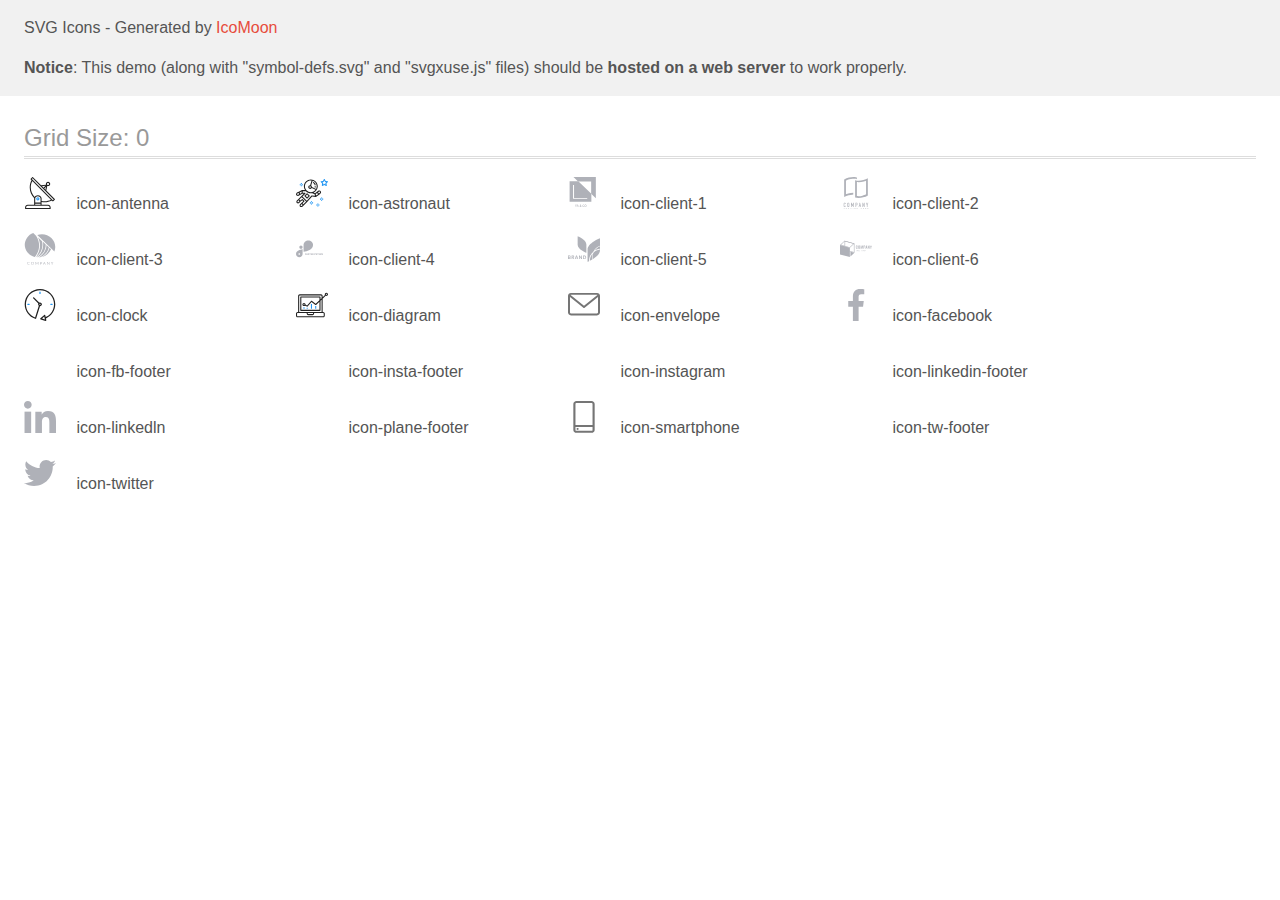
<file: images/icomoon/demo-external-svg.html>
<!doctype html>
<html>
<head>
    <title>IcoMoon - SVG Icons</title>
    <meta charset="utf-8">
    <meta name="viewport" content="width=device-width, initial-scale=1">
    <link rel="stylesheet" href="demo-files/demo.css">
    <link rel="stylesheet" href="style.css">
</head>
<body>
<header class="bgc1 clearfix">
<div class="mhl">
    <p>SVG Icons - Generated by <a href="https://icomoon.io/app">IcoMoon</a></p><p><strong>Notice</strong>: This demo (along with "symbol-defs.svg" and "svgxuse.js" files) should be <b>hosted on a web server</b> to work properly.</p>
</div>
</header>
    <div class="clearfix mhl ptl">
        <h1 class="mvm mtn fgc1">Grid Size: 0</h1>
        <div class="glyph fs1">
            <div class="clearfix pbs">
                <svg class="icon-antenna"><use xlink:href="symbol-defs.svg#icon-antenna"></use></svg><span class="name"> icon-antenna</span>
            </div>
        </div>
        <div class="glyph fs1">
            <div class="clearfix pbs">
                <svg class="icon-astronaut"><use xlink:href="symbol-defs.svg#icon-astronaut"></use></svg><span class="name"> icon-astronaut</span>
            </div>
        </div>
        <div class="glyph fs1">
            <div class="clearfix pbs">
                <svg class="icon-client-1"><use xlink:href="symbol-defs.svg#icon-client-1"></use></svg><span class="name"> icon-client-1</span>
            </div>
        </div>
        <div class="glyph fs1">
            <div class="clearfix pbs">
                <svg class="icon-client-2"><use xlink:href="symbol-defs.svg#icon-client-2"></use></svg><span class="name"> icon-client-2</span>
            </div>
        </div>
        <div class="glyph fs1">
            <div class="clearfix pbs">
                <svg class="icon-client-3"><use xlink:href="symbol-defs.svg#icon-client-3"></use></svg><span class="name"> icon-client-3</span>
            </div>
        </div>
        <div class="glyph fs1">
            <div class="clearfix pbs">
                <svg class="icon-client-4"><use xlink:href="symbol-defs.svg#icon-client-4"></use></svg><span class="name"> icon-client-4</span>
            </div>
        </div>
        <div class="glyph fs1">
            <div class="clearfix pbs">
                <svg class="icon-client-5"><use xlink:href="symbol-defs.svg#icon-client-5"></use></svg><span class="name"> icon-client-5</span>
            </div>
        </div>
        <div class="glyph fs1">
            <div class="clearfix pbs">
                <svg class="icon-client-6"><use xlink:href="symbol-defs.svg#icon-client-6"></use></svg><span class="name"> icon-client-6</span>
            </div>
        </div>
        <div class="glyph fs1">
            <div class="clearfix pbs">
                <svg class="icon-clock"><use xlink:href="symbol-defs.svg#icon-clock"></use></svg><span class="name"> icon-clock</span>
            </div>
        </div>
        <div class="glyph fs1">
            <div class="clearfix pbs">
                <svg class="icon-diagram"><use xlink:href="symbol-defs.svg#icon-diagram"></use></svg><span class="name"> icon-diagram</span>
            </div>
        </div>
        <div class="glyph fs1">
            <div class="clearfix pbs">
                <svg class="icon-envelope"><use xlink:href="symbol-defs.svg#icon-envelope"></use></svg><span class="name"> icon-envelope</span>
            </div>
        </div>
        <div class="glyph fs1">
            <div class="clearfix pbs">
                <svg class="icon-facebook"><use xlink:href="symbol-defs.svg#icon-facebook"></use></svg><span class="name"> icon-facebook</span>
            </div>
        </div>
        <div class="glyph fs1">
            <div class="clearfix pbs">
                <svg class="icon-fb-footer"><use xlink:href="symbol-defs.svg#icon-fb-footer"></use></svg><span class="name"> icon-fb-footer</span>
            </div>
        </div>
        <div class="glyph fs1">
            <div class="clearfix pbs">
                <svg class="icon-insta-footer"><use xlink:href="symbol-defs.svg#icon-insta-footer"></use></svg><span class="name"> icon-insta-footer</span>
            </div>
        </div>
        <div class="glyph fs1">
            <div class="clearfix pbs">
                <svg class="icon-instagram"><use xlink:href="symbol-defs.svg#icon-instagram"></use></svg><span class="name"> icon-instagram</span>
            </div>
        </div>
        <div class="glyph fs1">
            <div class="clearfix pbs">
                <svg class="icon-linkedin-footer"><use xlink:href="symbol-defs.svg#icon-linkedin-footer"></use></svg><span class="name"> icon-linkedin-footer</span>
            </div>
        </div>
        <div class="glyph fs1">
            <div class="clearfix pbs">
                <svg class="icon-linkedln"><use xlink:href="symbol-defs.svg#icon-linkedln"></use></svg><span class="name"> icon-linkedln</span>
            </div>
        </div>
        <div class="glyph fs1">
            <div class="clearfix pbs">
                <svg class="icon-plane-footer"><use xlink:href="symbol-defs.svg#icon-plane-footer"></use></svg><span class="name"> icon-plane-footer</span>
            </div>
        </div>
        <div class="glyph fs1">
            <div class="clearfix pbs">
                <svg class="icon-smartphone"><use xlink:href="symbol-defs.svg#icon-smartphone"></use></svg><span class="name"> icon-smartphone</span>
            </div>
        </div>
        <div class="glyph fs1">
            <div class="clearfix pbs">
                <svg class="icon-tw-footer"><use xlink:href="symbol-defs.svg#icon-tw-footer"></use></svg><span class="name"> icon-tw-footer</span>
            </div>
        </div>
        <div class="glyph fs1">
            <div class="clearfix pbs">
                <svg class="icon-twitter"><use xlink:href="symbol-defs.svg#icon-twitter"></use></svg><span class="name"> icon-twitter</span>
            </div>
        </div>
  </div>
<script defer src="svgxuse.js"></script>
</body>
</html>
</file>
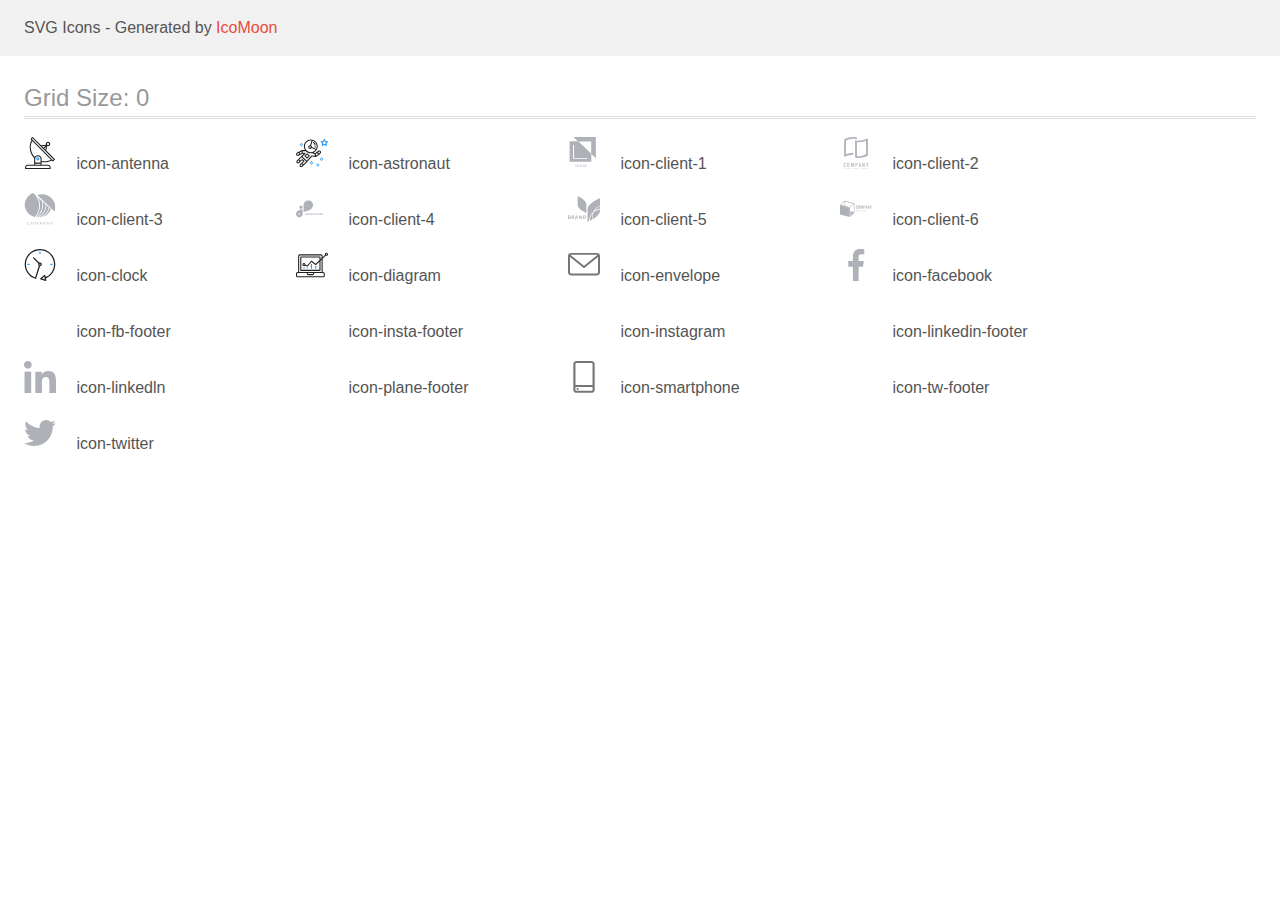
<file: images/icomoon/demo.html>
<!doctype html>
<html>
<head>
    <title>IcoMoon - SVG Icons</title>
    <meta charset="utf-8">
    <meta name="viewport" content="width=device-width, initial-scale=1">
    <link rel="stylesheet" href="demo-files/demo.css">
    <link rel="stylesheet" href="style.css">
</head>
<body>
<svg aria-hidden="true" style="position: absolute; width: 0; height: 0; overflow: hidden;" version="1.1" xmlns="http://www.w3.org/2000/svg" xmlns:xlink="http://www.w3.org/1999/xlink">
<defs>
<symbol id="icon-antenna" viewBox="0 0 32 32">
<path fill="#212121" style="fill: var(--color1, #212121)" d="M30.773 22.098l-8.443-8.505 0.937-4.616c0.225 0.090 0.485 0.144 0.758 0.146h0.007c0.008 0 0.017 0 0.026 0 1.192 0 2.159-0.967 2.159-2.159s-0.967-2.159-2.159-2.159c-1.192 0-2.159 0.967-2.159 2.159 0 0.259 0.046 0.508 0.13 0.739l-0.005-0.015-4.96 0.606-8.091-8.133c-0.096-0.098-0.229-0.159-0.376-0.16h-0c-0.14 0.001-0.274 0.057-0.373 0.155l-1.512 1.504c-0.096 0.097-0.156 0.23-0.156 0.377s0.060 0.281 0.156 0.377v0l0.814 0.825c-1.143 2.062-1.816 4.522-1.816 7.139 0 4.106 1.656 7.824 4.336 10.525l-0.001-0.001c0.043 0.041 0.092 0.074 0.146 0.097-0.032 0.164-0.051 0.353-0.052 0.546v6.188h-6.4c-1.472 0.001-2.666 1.194-2.667 2.666v1.067c0 0.295 0.239 0.534 0.534 0.534h24.534c0.294 0 0.533-0.239 0.533-0.534v-1.067c-0.002-1.472-1.195-2.665-2.666-2.666h-6.4v-2.742c1.003 0.21 2.024 0.317 3.049 0.32 2.58-0.003 5.005-0.663 7.117-1.822l-0.077 0.039 0.818 0.823c0.099 0.101 0.235 0.159 0.376 0.16 0.14-0.001 0.274-0.057 0.373-0.155l1.512-1.504c0.096-0.097 0.156-0.23 0.156-0.377s-0.060-0.281-0.156-0.377v0zM23.28 6.233c0.193-0.192 0.459-0.31 0.752-0.31 0.589 0 1.067 0.478 1.067 1.066s-0.477 1.066-1.067 1.066c-0 0-0 0-0 0h-0.004c-0.587-0.003-1.061-0.479-1.061-1.066 0-0.295 0.12-0.563 0.314-0.756l0-0h-0.002zM22.024 9.737l-0.598 2.946-1.175-1.183 1.774-1.763zM21.419 8.835l-1.92 1.909-1.486-1.493 3.406-0.416zM24.004 28.8c0.884 0 1.6 0.716 1.6 1.6v0 0.534h-23.466v-0.534c0-0.884 0.716-1.6 1.6-1.6v0h20.267zM16.538 26.666v1.067h-5.334v-1.067h5.334zM11.204 25.6v-4.053c0-1.294 1.196-2.346 2.667-2.346s2.667 1.053 2.667 2.346v4.053h-5.334zM17.604 23.904v-2.357c0-1.882-1.675-3.413-3.733-3.413-0.017-0-0.038-0-0.058-0-1.353 0-2.54 0.707-3.213 1.771l-0.009 0.016c-2.36-2.482-3.812-5.846-3.812-9.55 0-2.314 0.567-4.496 1.569-6.414l-0.036 0.077 18.602 18.709c-1.823 0.947-3.979 1.502-6.266 1.502-1.079 0-2.128-0.124-3.136-0.357l0.093 0.018zM28.893 23.22l-21.057-21.181 0.754-0.752 7.935 7.98c0.004 0 0.006 0.007 0.010 0.010l13.114 13.191-0.757 0.752z"></path>
<path fill="#2196f3" style="fill: var(--color2, #2196f3)" d="M13.876 20.267h-0.005c-0.001 0-0.002 0-0.002 0-0.884 0-1.6 0.716-1.6 1.6s0.715 1.599 1.597 1.6h0.005c0.001 0 0.001 0 0.002 0 0.884 0 1.6-0.716 1.6-1.6s-0.715-1.599-1.598-1.6h-0zM14.249 22.245c-0.096 0.096-0.229 0.155-0.376 0.155-0.295 0-0.534-0.239-0.534-0.534s0.238-0.533 0.532-0.533h0c0.293 0.001 0.531 0.239 0.531 0.533 0 0.148-0.060 0.282-0.157 0.378l-0 0h0.005z"></path>
</symbol>
<symbol id="icon-astronaut" viewBox="0 0 32 32">
<path fill="#2196f3" style="fill: var(--color2, #2196f3)" d="M31.974 4.524c-0.064-0.191-0.227-0.332-0.427-0.362l-0.003-0-1.911-0.278-0.855-1.731c-0.179-0.365-0.777-0.365-0.956 0l-0.855 1.731-1.911 0.278c-0.26 0.039-0.457 0.26-0.457 0.528 0 0.15 0.062 0.285 0.161 0.382l1.383 1.348-0.326 1.903c-0.034 0.2 0.048 0.402 0.212 0.522 0.166 0.12 0.383 0.135 0.562 0.040l1.709-0.899 1.709 0.899c0.072 0.038 0.157 0.061 0.247 0.061 0.295 0 0.534-0.239 0.534-0.534 0-0.031-0.003-0.062-0.008-0.092l0 0.003-0.326-1.903 1.383-1.348c0.099-0.097 0.161-0.233 0.161-0.382 0-0.059-0.009-0.115-0.027-0.168l0.001 0.004zM29.511 5.851c-0.126 0.122-0.183 0.299-0.153 0.472l0.191 1.114-1-0.526c-0.072-0.039-0.158-0.062-0.249-0.062s-0.177 0.023-0.252 0.063l0.003-0.001-1 0.526 0.191-1.114c0.005-0.027 0.008-0.059 0.008-0.091 0-0.149-0.061-0.285-0.16-0.381l-0-0-0.811-0.79 1.119-0.162c0.174-0.025 0.324-0.134 0.402-0.292l0.5-1.013 0.5 1.013c0.078 0.158 0.228 0.267 0.402 0.292l1.119 0.162-0.809 0.79zM26.134 20.522h-1.067v1.067h1.067v-1.067zM26.134 22.656h-1.067v1.066h1.067v-1.066zM27.2 21.589h-1.067v1.067h1.067v-1.067zM25.067 21.589h-1.067v1.067h1.067v-1.067zM22.4 26.389h-1.067v1.067h1.067v-1.067zM22.4 28.523h-1.067v1.067h1.067v-1.067zM23.467 27.456h-1.067v1.067h1.067v-1.067zM21.334 27.456h-1.067v1.067h1.067v-1.067zM16 24.256h-1.066v1.067h1.066v-1.067zM16 26.389h-1.066v1.067h1.066v-1.067zM17.067 25.322h-1.067v1.067h1.067v-1.067zM14.934 25.322h-1.067v1.067h1.067v-1.067zM5.867 6.122h-1.066v1.066h1.066v-1.066zM5.867 8.256h-1.066v1.066h1.066v-1.066zM6.933 7.189h-1.067v1.067h1.066v-1.067zM4.8 7.189h-1.067v1.067h1.067v-1.067z"></path>
<path fill="#212121" style="fill: var(--color1, #212121)" d="M24.715 14.16c-0.28-0.376-0.698-0.636-1.179-0.703l-0.009-0.001c-0.076-0.012-0.164-0.018-0.254-0.018-0.411 0-0.789 0.139-1.090 0.373l0.004-0.003-1.253 0.96-1.898 1.417-1.358-0.541c2.421-1.086 4.113-3.508 4.113-6.32 0-3.823-3.122-6.934-6.961-6.934s-6.961 3.11-6.961 6.934c0 1.386 0.415 2.674 1.12 3.759l-2.768-0.024c-0.009 0-0.016 0.005-0.023 0.005-0.057 0.003-0.11 0.014-0.159 0.033l0.004-0.001c-0.013 0.005-0.026 0.007-0.038 0.013-0.006 0.003-0.013 0.003-0.019 0.006l-3.233 1.596c-0 0-0.001 0-0.001 0.001l-1.893 0.91c-0.024 0.011-0.045 0.023-0.065 0.036l0.001-0.001c-0.482 0.324-0.795 0.867-0.795 1.483 0 0.297 0.073 0.577 0.201 0.823l-0.005-0.010c0.22 0.424 0.592 0.742 1.043 0.885l0.013 0.003c0.161 0.053 0.345 0.083 0.537 0.083 0.308 0 0.598-0.078 0.851-0.216l-0.009 0.005 1.388-0.738 2.264-1.169 1.357-0.008-5.442 5.415c0 0.001-0.001 0.001-0.001 0.001l-1.339 1.333c-0.303 0.299-0.491 0.714-0.491 1.173 0 0.002 0 0.003 0 0.005v-0c0.002 0.919 0.748 1.664 1.667 1.664 0.001 0 0.002 0 0.002 0h-0c0.428 0 0.854-0.162 1.18-0.485l1.314-1.309 1.741-1.3 0.901 0.897-3.102 3.088c-0.303 0.299-0.491 0.714-0.491 1.173 0 0.001 0 0.003 0 0.004v-0c0 0.445 0.174 0.864 0.49 1.179 0.302 0.3 0.717 0.485 1.176 0.485 0.001 0 0.002 0 0.003 0h-0c0.427 0 0.855-0.162 1.18-0.485l4.488-4.472c0.007-0.006 0.016-0.009 0.022-0.016l5.166-5.658 3.471 0.494c0.025 0.004 0.050 0.006 0.075 0.006 0.064 0 0.127-0.016 0.187-0.038 0.017-0.006 0.032-0.015 0.049-0.023 0.019-0.010 0.039-0.015 0.058-0.027l3.213-2.133c0.012-0.008 0.018-0.021 0.029-0.030 0.013-0.010 0.029-0.014 0.041-0.026l1.271-1.191c0.348-0.326 0.564-0.787 0.564-1.3 0-0.4-0.132-0.769-0.355-1.066l0.003 0.005zM2.13 17.77c-0.098 0.054-0.215 0.086-0.34 0.086-0.078 0-0.153-0.013-0.224-0.036l0.005 0.001c-0.294-0.093-0.504-0.364-0.504-0.683 0-0.235 0.114-0.444 0.289-0.575l0.002-0.001 1.314-0.632 0.316 0.924 0.133 0.389-0.992 0.527zM5.627 15.942l-1.548 0.8-0.255-0.746-0.184-0.537 2.027-1.001-0.040 1.484zM20.727 9.322c0 0.918-0.219 1.785-0.599 2.56l-4.181-1.899c-0.044-0.575-0.342-1.072-0.782-1.384l-0.006-0.004 1.464-4.861c2.377 0.757 4.104 2.975 4.104 5.588zM8.938 9.322c0-3.235 2.644-5.867 5.894-5.867 0.253 0 0.5 0.022 0.745 0.053l-1.432 4.753c-0.019 0-0.037-0.006-0.057-0.006-0 0-0.001 0-0.001 0-1.032 0-1.869 0.835-1.872 1.867v0c0.003 1.031 0.84 1.867 1.872 1.867 0 0 0 0 0.001 0h-0c0.695 0 1.295-0.383 1.618-0.944l3.863 1.755c-1.075 1.447-2.795 2.39-4.737 2.39-3.25 0-5.894-2.632-5.894-5.867zM14.895 10.122c0 0.441-0.362 0.8-0.806 0.8-0 0-0.001 0-0.001 0-0.443 0-0.802-0.358-0.804-0.8v-0c0-0.441 0.361-0.8 0.806-0.8s0.806 0.359 0.806 0.8zM2.464 25.146c-0.11 0.109-0.261 0.176-0.428 0.176s-0.317-0.067-0.427-0.175l0 0c-0.109-0.108-0.176-0.257-0.176-0.422s0.067-0.314 0.176-0.422l0-0 0.962-0.959 0.852 0.848-0.959 0.954zM5.678 28.88c-0.11 0.109-0.261 0.176-0.428 0.176s-0.317-0.067-0.427-0.175l0 0c-0.109-0.108-0.176-0.257-0.176-0.422s0.067-0.314 0.176-0.422l0-0 0.963-0.959 0.852 0.848-0.96 0.955zM9.16 25.411l-0.001 0.001-1.765 1.76-0.852-0.848 1.765-1.757c0.040-0.040 0.065-0.088 0.090-0.136 0.007-0.014 0.020-0.026 0.026-0.040 0.016-0.041 0.019-0.085 0.026-0.128 0.003-0.025 0.014-0.048 0.014-0.073 0-0.035-0.013-0.070-0.020-0.105-0.006-0.032-0.006-0.064-0.019-0.096-0.025-0.053-0.055-0.098-0.092-0.138l0 0c-0.010-0.012-0.014-0.026-0.025-0.038h-0.001s0-0.001-0.001-0.002l-1.607-1.6c-0.017-0.017-0.039-0.024-0.058-0.038-0.025-0.021-0.054-0.040-0.084-0.056l-0.003-0.001c-0.026-0.012-0.058-0.023-0.090-0.031l-0.003-0.001c-0.030-0.009-0.065-0.017-0.101-0.020l-0.002-0c-0.007-0-0.015-0-0.023-0-0.026 0-0.051 0.002-0.075 0.005l0.003-0c-0.036 0.005-0.069 0.009-0.104 0.021s-0.064 0.027-0.094 0.045c-0.020 0.011-0.043 0.015-0.061 0.029l-1.774 1.324-0.901-0.897 2.399-2.386 4.36 4.289-0.928 0.919zM15.979 18.394c-0.016-0.002-0.030 0.004-0.046 0.003-0.008-0-0.017-0.001-0.027-0.001-0.031 0-0.062 0.003-0.092 0.008l0.003-0c-0.070 0.011-0.132 0.035-0.187 0.070l0.002-0.001c-0.030 0.018-0.057 0.037-0.083 0.061-0.013 0.011-0.028 0.016-0.040 0.029l-4.698 5.146-4.328-4.256 2.833-2.818c0.096-0.097 0.156-0.23 0.156-0.377 0-0.295-0.239-0.534-0.534-0.534-0.001 0-0.001 0-0.002 0h0l-2.219 0.013 0.028-1.607 3.104 0.027c1.264 1.297 3.027 2.101 4.978 2.101 0.001 0 0.002 0 0.003 0h-0c0.438 0 0.864-0.046 1.28-0.122 0.040 0.032 0.080 0.064 0.129 0.085l2.41 0.96 0.152 0.758 0.178 0.886-3.003-0.427zM20.020 18.572l-0.313-1.558 1.446-1.080 0.946 1.257-2.080 1.381zM23.773 15.741l-0.837 0.785-0.931-1.236 0.831-0.637c0.155-0.119 0.351-0.168 0.543-0.143 0.193 0.027 0.364 0.128 0.48 0.284 0.088 0.117 0.141 0.265 0.141 0.426 0 0.206-0.087 0.391-0.226 0.521l-0 0z"></path>
<path fill="#212121" style="fill: var(--color1, #212121)" d="M13.602 18.544l-2.143-2.134c-0.096-0.096-0.229-0.155-0.376-0.155s-0.28 0.059-0.376 0.155l-2.143 2.133c-0.097 0.097-0.156 0.23-0.156 0.378s0.060 0.281 0.156 0.378l-0-0 2.142 2.134c0.096 0.096 0.229 0.156 0.376 0.156s0.28-0.059 0.376-0.156v0l2.143-2.134c0.097-0.097 0.157-0.23 0.157-0.378s-0.060-0.281-0.157-0.378l-0-0zM11.083 20.303l-1.387-1.381 1.386-1.381 1.387 1.381-1.387 1.381zM17.164 5.071l-0.258 1.036c0.071 0.018 1.738 0.452 1.738 2.149h1.067c0-2.017-1.666-2.965-2.547-3.184zM19.711 9.322h-1.067v1.066h1.067v-1.066z"></path>
</symbol>
<symbol id="icon-client-1" viewBox="0 0 32 32">
<path fill="#afb1b8" style="fill: var(--color3, #afb1b8)" d="M5.44 0l4.677 4.428h13.046v12.351l4.677 4.428v-21.206h-22.4z"></path>
<path fill="#afb1b8" style="fill: var(--color3, #afb1b8)" d="M1.6 4.241v20.6h21.76v-8.188l-13.105-12.407-8.655-0.005zM19.215 21.828h-14.172v-13.855h1.002v12.917h13.17v0.938zM7.866 28.662l0.524-1.078h0.438l-0.764 1.437v0.838h-0.397v-0.838l-0.764-1.437h0.439l0.524 1.078zM10.113 29.329h-0.881l-0.184 0.53h-0.411l0.859-2.275h0.355l0.861 2.275h-0.413l-0.186-0.53zM9.343 29.010h0.659l-0.33-0.944-0.33 0.944zM11.671 29.244c0-0.105 0.029-0.202 0.086-0.289 0.058-0.089 0.17-0.193 0.339-0.314-0.069-0.083-0.131-0.176-0.182-0.276l-0.004-0.008c-0.031-0.066-0.050-0.144-0.052-0.226v-0c0-0.179 0.054-0.319 0.163-0.422s0.254-0.156 0.437-0.156c0.166 0 0.301 0.049 0.406 0.147 0.106 0.097 0.16 0.218 0.16 0.361 0 0.001 0 0.002 0 0.003 0 0.096-0.027 0.186-0.074 0.262l0.001-0.002c-0.063 0.095-0.142 0.174-0.233 0.236l-0.003 0.002-0.155 0.113 0.44 0.518c0.063-0.125 0.095-0.264 0.095-0.417h0.33c0 0.28-0.065 0.509-0.196 0.689l0.334 0.396h-0.44l-0.128-0.152c-0.154 0.115-0.348 0.183-0.558 0.183-0.008 0-0.017-0-0.025-0l0.001 0c-0.225 0-0.405-0.060-0.54-0.179-0.124-0.11-0.202-0.27-0.202-0.447 0-0.007 0-0.014 0-0.021l-0 0.001zM12.424 29.587c0.128 0 0.248-0.043 0.359-0.128l-0.497-0.586-0.049 0.035c-0.125 0.095-0.188 0.203-0.188 0.325 0 0.105 0.034 0.191 0.102 0.256 0.066 0.061 0.156 0.099 0.254 0.099 0.006 0 0.013-0 0.019-0l-0.001 0zM12.214 28.121c0 0.088 0.054 0.197 0.161 0.33l0.173-0.118 0.049-0.039c0.059-0.052 0.097-0.128 0.097-0.212 0-0.003-0-0.006-0-0.009v0c0-0.001 0-0.001 0-0.002 0-0.059-0.026-0.112-0.067-0.149l-0-0c-0.042-0.040-0.099-0.064-0.162-0.064-0.003 0-0.006 0-0.009 0h0c-0.003-0-0.006-0-0.010-0-0.066 0-0.126 0.029-0.167 0.075l-0 0c-0.041 0.048-0.066 0.111-0.066 0.179 0 0.003 0 0.007 0 0.010v-0zM16.348 29.118c-0.023 0.243-0.113 0.432-0.269 0.568s-0.364 0.204-0.623 0.204c-0.181 0-0.341-0.043-0.48-0.128-0.139-0.089-0.248-0.214-0.317-0.362l-0.002-0.005c-0.074-0.16-0.117-0.347-0.117-0.544 0-0.003 0-0.005 0-0.008v0-0.212c0-0.214 0.038-0.403 0.114-0.567 0.077-0.164 0.186-0.29 0.326-0.378 0.143-0.089 0.307-0.133 0.494-0.133 0.251 0 0.453 0.068 0.606 0.205s0.243 0.329 0.268 0.578h-0.394c-0.019-0.163-0.067-0.281-0.144-0.353-0.076-0.073-0.188-0.109-0.336-0.109-0.172 0-0.304 0.063-0.397 0.189-0.092 0.125-0.138 0.309-0.141 0.552v0.202c0 0.246 0.044 0.433 0.132 0.563s0.218 0.194 0.387 0.194c0.155 0 0.272-0.035 0.35-0.105s0.128-0.186 0.148-0.348h0.394zM18.518 28.78c0 0.223-0.038 0.419-0.115 0.588-0.077 0.168-0.188 0.297-0.332 0.388-0.143 0.090-0.307 0.134-0.494 0.134-0.184 0-0.349-0.045-0.493-0.134-0.146-0.094-0.261-0.225-0.332-0.38l-0.002-0.006c-0.075-0.163-0.119-0.354-0.119-0.555 0-0.008 0-0.015 0-0.023v0.001-0.128c0-0.222 0.038-0.418 0.117-0.588s0.19-0.3 0.333-0.389c0.144-0.091 0.308-0.136 0.493-0.136s0.35 0.045 0.493 0.134c0.143 0.089 0.255 0.217 0.333 0.384s0.118 0.362 0.118 0.584v0.126zM18.122 28.662c0-0.252-0.048-0.445-0.143-0.58-0.085-0.123-0.225-0.202-0.384-0.202-0.007 0-0.015 0-0.022 0.001l0.001-0c-0.005-0-0.011-0-0.016-0-0.159 0-0.299 0.079-0.384 0.2l-0.001 0.002c-0.096 0.133-0.145 0.323-0.147 0.567v0.131c0 0.25 0.049 0.444 0.146 0.58s0.233 0.205 0.406 0.205c0.175 0 0.31-0.067 0.403-0.2 0.095-0.133 0.142-0.328 0.142-0.584v-0.118z"></path>
</symbol>
<symbol id="icon-client-2" viewBox="0 0 32 32">
<path fill="#afb1b8" style="fill: var(--color3, #afb1b8)" d="M14.14 1.806h0.084c0.156 0 0.324 0.015 0.49 0.030 0.734 0.052 1.463 0.162 2.18 0.329v-1.762c-0.652-0.172-1.42-0.299-2.207-0.357l-0.042-0.002c-0.254-0.020-0.571-0.035-0.889-0.043l-0.021-0h-0.263c-1.523 0.006-3.040 0.201-4.515 0.582-1.68 0.418-3.292 1.075-4.79 1.948v17.475c1.312-0.729 2.832-1.339 4.431-1.75l0.135-0.029c1.123-0.3 2.434-0.51 3.78-0.586l0.052-0.002h0.052c0.216-0.011 0.433-0.017 0.655-0.018v-1.791c-1.78 0.024-3.493 0.264-5.129 0.695l0.147-0.033c-0.603 0.157-1.185 0.326-1.731 0.513l-0.623 0.212v-13.626l0.266-0.128c1.89-0.918 4.096-1.513 6.424-1.649l0.047-0.002c0.008-0.001 0.018-0.001 0.028-0.001s0.020 0 0.029 0.001l-0.001-0c0.248-0.012 0.497-0.018 0.742-0.018h0.28c0.129 0.003 0.258 0.006 0.388 0.014z"></path>
<path fill="#afb1b8" style="fill: var(--color3, #afb1b8)" d="M18.53 3.651c-0.005 0-0.011 0-0.016 0-0.915 0-1.811-0.077-2.684-0.225l0.094 0.013c-0.277-0.047-0.55-0.103-0.814-0.164v17.275c1.12 0.277 2.271 0.412 3.425 0.404 1.607-0.007 3.162-0.218 4.643-0.61l-0.128 0.029c1.817-0.461 3.412-1.129 4.877-1.995l-0.085 0.047v-17.163c-1.311 0.728-2.83 1.338-4.429 1.751l-0.136 0.030c-1.551 0.399-3.145 0.603-4.746 0.609zM25.437 3.95l0.623-0.209v13.63l-0.266 0.129c-0.903 0.443-1.963 0.834-3.065 1.118l-0.119 0.026c-1.331 0.345-2.699 0.521-4.074 0.527-0.411 0-0.818-0.017-1.214-0.052l-0.426-0.038v-14.017l0.497 0.033c0.361 0.023 0.735 0.034 1.141 0.034 1.841-0.007 3.622-0.248 5.32-0.696l-0.147 0.033c0.777-0.203 1.355-0.38 1.924-0.576l-0.193 0.058zM5.377 25.977c-0.167-0.173-0.401-0.281-0.661-0.281-0.011 0-0.022 0-0.033 0.001l0.002-0c-0.004-0-0.009-0-0.014-0-0.139 0-0.272 0.028-0.393 0.078l0.007-0.003c-0.237 0.095-0.42 0.28-0.51 0.512l-0.002 0.006c-0.049 0.123-0.074 0.254-0.072 0.386v2.335c-0.006 0.164 0.026 0.328 0.092 0.479 0.055 0.12 0.135 0.226 0.234 0.313 0.093 0.078 0.203 0.135 0.32 0.166 0.114 0.031 0.231 0.048 0.349 0.048 0.13 0.001 0.258-0.026 0.377-0.081 0.351-0.156 0.591-0.5 0.591-0.901v-0.261h-0.61v0.208c0 0.004 0 0.008 0 0.013 0 0.070-0.013 0.137-0.038 0.199l0.001-0.004c-0.021 0.052-0.051 0.095-0.088 0.132l-0 0c-0.070 0.054-0.159 0.088-0.255 0.089h-0c-0.011 0.001-0.023 0.002-0.036 0.002-0.103 0-0.194-0.050-0.25-0.127l-0.001-0.001c-0.051-0.082-0.082-0.182-0.082-0.289 0-0.008 0-0.016 0.001-0.024l-0 0.001v-2.177c-0.004-0.121 0.022-0.24 0.075-0.349 0.056-0.087 0.153-0.143 0.262-0.143 0.013 0 0.025 0.001 0.038 0.002l-0.002-0c0.003-0 0.008-0 0.012-0 0.107 0 0.201 0.052 0.26 0.131l0.001 0.001c0.063 0.082 0.102 0.187 0.102 0.301 0 0.004-0 0.009-0 0.013v-0.001 0.202h0.604v-0.238c0-0.003 0-0.007 0-0.011 0-0.143-0.027-0.28-0.077-0.405l0.003 0.007c-0.048-0.128-0.117-0.237-0.205-0.329l0 0zM9.002 25.951c-0.186-0.158-0.429-0.255-0.694-0.257h-0c-0.124 0.001-0.247 0.023-0.364 0.066-0.252 0.090-0.45 0.276-0.556 0.511l-0.002 0.006c-0.062 0.142-0.092 0.297-0.089 0.452v2.239c-0.004 0.158 0.026 0.314 0.089 0.458 0.055 0.121 0.136 0.228 0.237 0.314 0.093 0.086 0.203 0.153 0.322 0.197 0.108 0.041 0.233 0.065 0.364 0.065 0.267 0 0.51-0.099 0.696-0.263l-0.001 0.001c0.098-0.088 0.176-0.194 0.231-0.314 0.063-0.144 0.093-0.301 0.089-0.458v-2.239c0-0.006 0-0.014 0-0.021 0-0.156-0.033-0.304-0.092-0.438l0.003 0.007c-0.057-0.128-0.134-0.237-0.23-0.327l-0-0zM8.718 28.969c0.001 0.010 0.001 0.022 0.001 0.034 0 0.114-0.047 0.217-0.123 0.29l-0 0c-0.077 0.065-0.177 0.104-0.287 0.104s-0.21-0.039-0.288-0.105l0.001 0.001c-0.076-0.073-0.123-0.175-0.123-0.288 0-0.013 0.001-0.025 0.002-0.037l-0 0.002v-2.239c-0.001-0.010-0.001-0.022-0.001-0.034 0-0.113 0.047-0.216 0.123-0.289l0-0c0.077-0.065 0.177-0.104 0.287-0.104s0.21 0.039 0.288 0.105l-0.001-0.001c0.076 0.073 0.123 0.175 0.123 0.289 0 0.012-0.001 0.024-0.002 0.036l0-0.002v2.24zM13.764 29.969v-4.24h-0.586l-0.77 2.244h-0.011l-0.777-2.244h-0.581v4.239h0.606v-2.578h0.011l0.593 1.823h0.302l0.598-1.823h0.011v2.578h0.605zM17.205 26.027c-0.093-0.105-0.211-0.185-0.342-0.232-0.124-0.042-0.267-0.066-0.416-0.066-0.008 0-0.016 0-0.024 0l0.001-0h-0.9v4.24h0.604v-1.656h0.311c0.188 0.009 0.375-0.031 0.545-0.116 0.139-0.078 0.251-0.188 0.329-0.32l0.002-0.004c0.070-0.113 0.117-0.238 0.138-0.369 0.021-0.133 0.033-0.287 0.033-0.444 0-0.013-0-0.027-0-0.040l0 0.002c0.006-0.203-0.014-0.407-0.059-0.606-0.043-0.153-0.12-0.284-0.223-0.39l0 0zM16.894 27.319c-0.003 0.081-0.023 0.157-0.057 0.224l0.001-0.003c-0.035 0.065-0.089 0.116-0.154 0.147l-0.002 0.001c-0.075 0.034-0.162 0.054-0.254 0.054-0.011 0-0.022-0-0.033-0.001l0.002 0h-0.275v-1.441h0.311c0.009-0 0.019-0.001 0.029-0.001 0.088 0 0.172 0.020 0.247 0.055l-0.004-0.002c0.062 0.036 0.111 0.090 0.141 0.154l0.001 0.002c0.033 0.074 0.051 0.155 0.053 0.236v0.282c0 0.098 0.006 0.201 0 0.291h-0.006zM20.066 25.729h-0.495l-0.934 4.24h0.604l0.177-0.911h0.823l0.178 0.911h0.604l-0.958-4.24zM19.509 28.481l0.297-1.537h0.011l0.295 1.537h-0.604zM23.969 28.283h-0.011l-0.913-2.554h-0.58v4.24h0.604v-2.55h0.012l0.923 2.549h0.569v-4.239h-0.604v2.554zM27.66 25.729l-0.486 1.686h-0.012l-0.486-1.686h-0.639l0.83 2.448v1.791h0.604v-1.791l0.83-2.447h-0.64zM3.692 31.166h0.291v0.817h0.198v-0.817h0.289v-0.167h-0.778v0.168zM6.14 30.998l-0.382 0.985h0.21l0.081-0.224h0.392l0.084 0.224h0.215l-0.391-0.985h-0.21zM6.109 31.593l0.134-0.365 0.134 0.365h-0.268zM8.559 31.62h0.228v0.127c-0.063 0.051-0.145 0.082-0.234 0.083h-0c-0.004 0-0.009 0-0.014 0-0.079 0-0.149-0.037-0.195-0.094l-0-0c-0.046-0.065-0.073-0.147-0.073-0.234 0-0.008 0-0.016 0.001-0.023l-0 0.001c0-0.219 0.095-0.329 0.283-0.329 0.006-0.001 0.014-0.001 0.021-0.001 0.097 0 0.178 0.067 0.201 0.157l0 0.001 0.194-0.038c-0.042-0.192-0.18-0.289-0.417-0.289-0.004-0-0.008-0-0.013-0-0.127 0-0.244 0.048-0.331 0.127l0-0c-0.088 0.087-0.143 0.208-0.143 0.342 0 0.013 0.001 0.026 0.002 0.038l-0-0.002c-0 0.007-0 0.015-0 0.023 0 0.132 0.048 0.254 0.127 0.347l-0.001-0.001c0.087 0.090 0.209 0.146 0.343 0.146 0.011 0 0.021-0 0.032-0.001l-0.001 0c0.005 0 0.010 0 0.016 0 0.155 0 0.296-0.060 0.402-0.157l-0 0v-0.388h-0.426v0.166zM11.029 30.998h-0.198v0.985h0.689v-0.167h-0.49v-0.817zM13.119 30.998h-0.199v0.985h0.199v-0.985zM15.161 31.655l-0.403-0.657h-0.193v0.985h0.185v-0.643l0.396 0.643h0.198v-0.985h-0.182v0.658zM17.007 31.549h0.49v-0.167h-0.49v-0.215h0.527v-0.168h-0.727v0.985h0.747v-0.167h-0.548v-0.266zM21.484 31.386h-0.388v-0.388h-0.198v0.984h0.198v-0.431h0.388v0.431h0.198v-0.985h-0.197v0.388zM23.342 31.549h0.492v-0.167h-0.492v-0.215h0.529v-0.168h-0.726v0.985h0.746v-0.167h-0.548v-0.266zM25.86 31.55c0.172-0.027 0.258-0.118 0.258-0.274 0.001-0.008 0.002-0.018 0.002-0.028 0-0.078-0.038-0.148-0.097-0.191l-0.001-0c-0.073-0.037-0.159-0.059-0.25-0.059-0.014 0-0.027 0-0.040 0.001l0.002-0h-0.417v0.985h0.197v-0.412h0.039c0.005-0 0.010-0 0.016-0 0.039 0 0.076 0.008 0.109 0.023l-0.002-0.001c0.029 0.018 0.053 0.042 0.070 0.072l0.215 0.313h0.236l-0.119-0.192c-0.054-0.096-0.128-0.175-0.216-0.235l-0.002-0.002zM25.662 31.413h-0.146v-0.247h0.156c0.013-0.001 0.027-0.002 0.042-0.002 0.057 0 0.111 0.009 0.162 0.026l-0.004-0.001c0.027 0.024 0.044 0.058 0.044 0.096 0 0.022-0.006 0.043-0.016 0.062l0-0.001c-0.009 0.017-0.022 0.032-0.037 0.043l-0 0c-0.049 0.015-0.105 0.024-0.162 0.024-0.013 0-0.027-0-0.040-0.001l0.002 0zM27.76 31.549h0.49v-0.167h-0.49v-0.215h0.529v-0.168h-0.728v0.985h0.747v-0.167h-0.548v-0.266z"></path>
</symbol>
<symbol id="icon-client-3" viewBox="0 0 32 32">
<path fill="#afb1b8" style="fill: var(--color3, #afb1b8)" d="M5.467 31.103c0.023 0.001 0.044 0.010 0.060 0.025v0l0.153 0.161c-0.119 0.13-0.266 0.234-0.431 0.304-0.194 0.077-0.401 0.115-0.61 0.109-0.009 0-0.020 0-0.031 0-0.196 0-0.383-0.038-0.554-0.106l0.010 0.004c-0.332-0.134-0.588-0.397-0.709-0.725l-0.003-0.009c-0.061-0.164-0.097-0.353-0.097-0.55 0-0.007 0-0.015 0-0.022v0.001c-0-0.007-0-0.015-0-0.023 0-0.198 0.038-0.387 0.108-0.56l-0.004 0.010c0.067-0.165 0.168-0.316 0.298-0.444 0.13-0.127 0.286-0.225 0.459-0.29 0.188-0.070 0.389-0.104 0.592-0.102 0.188-0.004 0.374 0.027 0.549 0.093 0.151 0.063 0.29 0.149 0.412 0.257l-0.129 0.171c-0.009 0.012-0.019 0.023-0.032 0.031l-0 0c-0.013 0.009-0.028 0.014-0.045 0.014-0.002 0-0.005-0-0.007-0l0 0c-0.021-0.002-0.039-0.008-0.056-0.019l0 0-0.069-0.045-0.096-0.059c-0.087-0.046-0.189-0.082-0.296-0.101l-0.006-0.001c-0.063-0.011-0.135-0.018-0.209-0.018-0.007 0-0.013 0-0.020 0h0.001c-0.005-0-0.010-0-0.016-0-0.147 0-0.288 0.028-0.417 0.079l0.008-0.003c-0.13 0.051-0.241 0.124-0.333 0.216l0-0c-0.095 0.099-0.169 0.216-0.216 0.342-0.054 0.145-0.080 0.298-0.079 0.452-0.002 0.156 0.025 0.313 0.079 0.46 0.046 0.126 0.119 0.242 0.212 0.341 0.088 0.093 0.196 0.165 0.318 0.212 0.125 0.049 0.259 0.074 0.394 0.073 0.078 0.001 0.156-0.004 0.234-0.015 0.127-0.015 0.247-0.057 0.354-0.122 0.054-0.034 0.104-0.071 0.151-0.113 0.019-0.018 0.045-0.029 0.073-0.030h0zM9.888 30.296c0.002 0.194-0.033 0.387-0.103 0.568-0.067 0.172-0.165 0.319-0.288 0.44l-0 0c-0.126 0.123-0.276 0.221-0.444 0.286l-0.009 0.003c-0.173 0.065-0.373 0.102-0.582 0.102s-0.409-0.037-0.594-0.106l0.012 0.004c-0.175-0.069-0.325-0.167-0.45-0.29l0 0c-0.123-0.123-0.222-0.271-0.288-0.436l-0.003-0.009c-0.065-0.169-0.103-0.364-0.103-0.568s0.038-0.399 0.107-0.579l-0.004 0.011c0.065-0.166 0.164-0.318 0.29-0.447 0.126-0.119 0.276-0.214 0.441-0.276l0.009-0.003c0.173-0.066 0.373-0.104 0.582-0.104s0.409 0.038 0.594 0.108l-0.012-0.004c0.17 0.066 0.324 0.164 0.452 0.29 0.127 0.127 0.224 0.275 0.289 0.439 0.071 0.182 0.106 0.376 0.104 0.571zM9.486 30.296c0-0.007 0-0.016 0-0.024 0-0.155-0.027-0.303-0.076-0.441l0.003 0.009c-0.087-0.256-0.278-0.457-0.522-0.554l-0.006-0.002c-0.126-0.047-0.271-0.075-0.423-0.075s-0.297 0.027-0.432 0.078l0.009-0.003c-0.251 0.099-0.443 0.299-0.528 0.55l-0.002 0.006c-0.097 0.298-0.097 0.615 0 0.912 0.087 0.256 0.279 0.457 0.524 0.552l0.006 0.002c0.273 0.097 0.573 0.097 0.846 0 0.124-0.048 0.234-0.121 0.324-0.214 0.092-0.1 0.162-0.216 0.205-0.341 0.052-0.147 0.076-0.301 0.073-0.456zM12.904 30.774l0.041 0.102c0.015-0.036 0.028-0.069 0.044-0.102 0.017-0.040 0.034-0.073 0.052-0.105l-0.003 0.005 0.978-1.694c0.019-0.030 0.036-0.048 0.056-0.053s0.043-0.009 0.066-0.009c0.005 0 0.010 0 0.015 0l-0.001-0h0.289v2.755h-0.342v-2.11c-0.001-0.014-0.001-0.031-0.001-0.048s0.001-0.033 0.002-0.050l-0 0.002-0.984 1.718c-0.013 0.026-0.033 0.048-0.057 0.062l-0.001 0c-0.023 0.014-0.052 0.022-0.082 0.022-0.001 0-0.002 0-0.002-0h-0.055c-0.030 0.001-0.060-0.007-0.084-0.022s-0.045-0.036-0.058-0.062l-0-0.001-1.012-1.73v2.212h-0.331v-2.75h0.289c0.004-0 0.009-0 0.014-0 0.024 0 0.046 0.003 0.068 0.010l-0.002-0c0.024 0.011 0.042 0.029 0.053 0.052l0 0.001 0.999 1.696c0.018 0.028 0.035 0.060 0.048 0.094l0.001 0.004zM16.586 30.638v1.031h-0.383v-2.75h0.854c0.010-0 0.021-0 0.033-0 0.158 0 0.311 0.022 0.455 0.063l-0.012-0.003c0.124 0.034 0.239 0.092 0.337 0.171 0.085 0.074 0.15 0.167 0.191 0.27 0.045 0.112 0.067 0.232 0.066 0.352 0.002 0.121-0.022 0.24-0.071 0.352-0.049 0.109-0.118 0.201-0.205 0.274l-0.001 0.001c-0.095 0.080-0.209 0.143-0.333 0.181l-0.007 0.002c-0.149 0.045-0.305 0.067-0.461 0.064l-0.463-0.007zM16.586 30.342h0.463c0.101 0.002 0.201-0.013 0.297-0.042 0.083-0.027 0.154-0.068 0.215-0.12l-0.001 0.001c0.056-0.049 0.1-0.11 0.129-0.178l0.001-0.003c0.029-0.066 0.046-0.144 0.046-0.225 0-0.003-0-0.005-0-0.008v0c0-0.008 0.001-0.018 0.001-0.028 0-0.071-0.015-0.138-0.041-0.199l0.001 0.003c-0.032-0.074-0.077-0.137-0.133-0.188l-0-0c-0.126-0.094-0.285-0.15-0.457-0.15-0.021 0-0.041 0.001-0.061 0.002l0.003-0h-0.463v1.134zM21.73 31.673h-0.302c-0.002 0-0.003 0-0.005 0-0.030 0-0.057-0.010-0.079-0.026l0 0c-0.021-0.017-0.038-0.038-0.049-0.063l-0-0.001-0.26-0.665h-1.307l-0.27 0.665c-0.011 0.025-0.027 0.046-0.047 0.061l-0 0c-0.022 0.017-0.051 0.028-0.081 0.028-0.002 0-0.003-0-0.005-0h-0.302l1.148-2.756h0.398l1.164 2.756zM19.836 30.65h1.080l-0.455-1.122c-0.030-0.070-0.060-0.157-0.083-0.245l-0.003-0.014-0.045 0.144c-0.015 0.049-0.029 0.088-0.045 0.126l0.003-0.009-0.452 1.119zM23.385 28.93c0.023 0.013 0.043 0.030 0.058 0.050l1.674 2.076v-2.139h0.342v2.756h-0.191c-0.001 0-0.003 0-0.005 0-0.027 0-0.052-0.006-0.074-0.017l0.001 0c-0.024-0.014-0.044-0.031-0.061-0.051l-0-0-1.674-2.075c0.002 0.031 0.002 0.063 0 0.095v2.049h-0.342v-2.756h0.203c0.024 0 0.047 0.004 0.068 0.013zM28.281 30.577v1.094h-0.383v-1.094l-1.058-1.66h0.342c0.002-0 0.005-0 0.007-0 0.028 0 0.054 0.009 0.075 0.024l-0-0c0.021 0.018 0.038 0.038 0.052 0.061l0.001 0.001 0.662 1.070c0.045 0.070 0.085 0.151 0.114 0.236l0.002 0.008 0.050-0.118c0.019-0.043 0.040-0.086 0.066-0.126l0.653-1.078c0.014-0.022 0.031-0.042 0.050-0.059l0-0c0.020-0.017 0.047-0.027 0.076-0.027 0.002 0 0.004 0 0.006 0h0.346l-1.060 1.667zM12.715 24.293c0.167 0.020 0.335 0.037 0.505 0.051 2.582-1.101 4.768-2.902 6.282-5.18s2.29-4.93 2.23-7.625l-2.846-2.712c0.189 0.894 0.297 1.921 0.297 2.974 0 2.015-0.396 3.937-1.115 5.694l0.036-0.1c-1.090 2.731-2.956 5.12-5.389 6.899z"></path>
<path fill="#afb1b8" style="fill: var(--color3, #afb1b8)" d="M11.699 24.167l0.077 0.015c2.6-1.773 4.583-4.247 5.692-7.104 0.627-1.564 0.99-3.377 0.99-5.275 0-1.296-0.17-2.553-0.488-3.75l0.023 0.102-4.054-3.862c1.269 2.396 2.014 5.238 2.014 8.254 0 0.702-0.040 1.394-0.119 2.075l0.008-0.083c-0.396 3.519-1.833 6.857-4.143 9.628zM25.448 14.724c-0.689 2.962-2.361 5.632-4.77 7.616-0.665 0.553-1.406 1.066-2.191 1.51l-0.075 0.039c2.039-0.578 3.804-1.556 5.285-2.851l-0.016 0.013c1.465-1.281 2.625-2.875 3.38-4.679l0.031-0.084-1.645-1.565z"></path>
<path fill="#afb1b8" style="fill: var(--color3, #afb1b8)" d="M24.804 14.288l-2.341-2.23c-0.053 2.681-0.865 5.162-2.23 7.249l0.032-0.053c-1.394 2.169-3.373 3.943-5.729 5.137h0.012c0.525 0 1.049-0.030 1.571-0.089 2.251-0.883 4.15-2.237 5.65-3.95l0.014-0.017c1.454-1.66 2.512-3.704 3.005-5.958l0.016-0.089zM12.038 2.664l-2.793-2.664c-2.497 0.919-4.644 2.535-6.16 4.636s-2.333 4.589-2.34 7.139c0.010 2.818 1.005 5.552 2.829 7.77s4.372 3.793 7.242 4.476c2.562-2.973 4.061-6.647 4.281-10.488s-0.851-7.648-3.059-10.87zM31.256 13.878c-0.010-3.343-1.408-6.547-3.89-8.91s-5.843-3.696-9.352-3.706c-1.622-0.002-3.229 0.284-4.741 0.841l17.099 16.29c0.559-1.335 0.884-2.886 0.884-4.513 0-0.001 0-0.001 0-0.002v0z"></path>
</symbol>
<symbol id="icon-client-4" viewBox="0 0 32 32">
<path fill="#afb1b8" style="fill: var(--color3, #afb1b8)" d="M4.961 12.532h-0.001c-0.905 0-1.639 0.715-1.639 1.597v0.001c0 0.882 0.734 1.597 1.638 1.597h0.001c0.905 0 1.639-0.715 1.639-1.597v-0.001c0-0.882-0.734-1.596-1.639-1.596zM17.055 12.022c-0.003-1.225-0.503-2.399-1.392-3.265-0.888-0.866-2.092-1.354-3.349-1.357-1.257 0.002-2.462 0.49-3.352 1.356s-1.39 2.041-1.392 3.266v6.754s9.484-1.029 9.485-6.753v-0.001zM0 20.993c0.004 0.892 0.375 1.696 0.968 2.271l0.001 0.001c0.602 0.584 1.424 0.944 2.331 0.945h0c0.906-0.001 1.728-0.361 2.331-0.945l-0.001 0.001c0.594-0.576 0.965-1.38 0.97-2.27v-4.701s-6.6 0.718-6.6 4.699zM3.3 21.835c-0 0-0.001 0-0.001 0-0.178 0-0.344-0.053-0.482-0.144l0.003 0.002c-0.141-0.092-0.25-0.221-0.317-0.373l-0.002-0.005c-0.041-0.095-0.066-0.205-0.066-0.322 0-0.058 0.006-0.115 0.018-0.17l-0.001 0.005c0.033-0.164 0.116-0.314 0.236-0.431 0.118-0.115 0.269-0.196 0.437-0.23l0.006-0.001c0.168-0.033 0.341-0.016 0.499 0.048s0.293 0.172 0.388 0.31c0.091 0.131 0.146 0.294 0.146 0.469 0 0.116-0.024 0.227-0.067 0.327l0.002-0.005c-0.043 0.103-0.107 0.196-0.187 0.274s-0.176 0.141-0.281 0.183c-0.098 0.041-0.212 0.064-0.331 0.064-0 0-0 0-0 0h0v-0.003zM10.036 21.312h-0.675v0.697h-0.352v-1.706h1.111v0.285h-0.759v0.44h0.675v0.284zM11.726 21.195c0 0.168-0.030 0.315-0.089 0.442s-0.144 0.224-0.255 0.293c-0.104 0.065-0.231 0.103-0.367 0.103-0.005 0-0.009-0-0.014-0h0.001c-0.141 0-0.268-0.034-0.378-0.102-0.112-0.070-0.2-0.169-0.256-0.286l-0.002-0.004c-0.059-0.124-0.093-0.269-0.093-0.422 0-0.005 0-0.010 0-0.015v0.001-0.085c0-0.168 0.030-0.316 0.090-0.443s0.146-0.226 0.256-0.294c0.111-0.069 0.238-0.103 0.38-0.103s0.268 0.034 0.378 0.103c0.111 0.068 0.196 0.166 0.256 0.294 0.061 0.128 0.092 0.275 0.092 0.442v0.076zM11.37 21.118c0-0.179-0.032-0.315-0.096-0.408-0.057-0.085-0.152-0.14-0.261-0.14-0.005 0-0.010 0-0.014 0l0.001-0c-0.004-0-0.009-0-0.013-0-0.108 0-0.203 0.055-0.259 0.138l-0.001 0.001c-0.064 0.091-0.096 0.226-0.097 0.403v0.083c0 0.174 0.032 0.31 0.096 0.406s0.156 0.144 0.276 0.144c0.004 0 0.009 0 0.014 0 0.107 0 0.202-0.054 0.257-0.137l0.001-0.001c0.063-0.093 0.095-0.228 0.096-0.406v-0.083zM12.866 21.562c0-0.003 0-0.006 0-0.010 0-0.058-0.027-0.109-0.070-0.142l-0-0c-0.047-0.036-0.131-0.074-0.253-0.113-0.113-0.035-0.208-0.075-0.3-0.122l0.010 0.005c-0.194-0.105-0.29-0.246-0.29-0.423 0-0.092 0.026-0.174 0.077-0.246s0.127-0.129 0.224-0.17c0.098-0.040 0.207-0.061 0.328-0.061s0.23 0.022 0.326 0.067c0.095 0.044 0.169 0.106 0.221 0.186s0.080 0.172 0.080 0.274h-0.352c0-0.078-0.024-0.139-0.074-0.182-0.049-0.044-0.118-0.066-0.208-0.066-0.086 0-0.152 0.018-0.2 0.055-0.044 0.031-0.072 0.082-0.072 0.139 0 0.001 0 0.003 0 0.004v-0c0 0.055 0.028 0.102 0.084 0.139s0.138 0.073 0.247 0.106c0.2 0.060 0.346 0.135 0.437 0.224s0.137 0.2 0.137 0.332c0 0.148-0.056 0.264-0.168 0.348s-0.262 0.126-0.451 0.126c-0.131 0-0.25-0.024-0.358-0.072-0.101-0.043-0.185-0.111-0.246-0.196l-0.001-0.002c-0.053-0.079-0.085-0.176-0.085-0.281 0-0.003 0-0.007 0-0.010v0.001h0.353c0 0.188 0.112 0.282 0.338 0.282 0.084 0 0.149-0.017 0.196-0.050 0.043-0.031 0.071-0.080 0.071-0.136 0-0.002-0-0.005-0-0.007v0zM14.742 20.588h-0.523v1.421h-0.352v-1.421h-0.516v-0.285h1.39v0.285zM15.97 21.27h-0.675v0.457h0.792v0.282h-1.144v-1.706h1.142v0.285h-0.79v0.406h0.675v0.276zM16.925 21.385h-0.28v0.624h-0.352v-1.706h0.634c0.202 0 0.357 0.045 0.466 0.135s0.164 0.217 0.164 0.381c0 0.116-0.026 0.214-0.076 0.292-0.057 0.082-0.134 0.145-0.225 0.184l-0.003 0.001 0.369 0.697v0.016h-0.377l-0.32-0.624zM16.645 21.1h0.284c0.088 0 0.156-0.022 0.205-0.067 0.045-0.044 0.073-0.106 0.073-0.174 0-0.004-0-0.009-0-0.013l0 0.001c0-0.080-0.023-0.144-0.069-0.19-0.045-0.046-0.115-0.069-0.21-0.069h-0.282v0.512zM18.776 21.408v0.601h-0.352v-1.706h0.666c0.128 0 0.241 0.023 0.338 0.070s0.172 0.114 0.225 0.2c0.052 0.086 0.079 0.184 0.079 0.294 0 0.167-0.058 0.299-0.172 0.396s-0.272 0.144-0.475 0.144h-0.308zM18.776 21.124h0.314c0.093 0 0.164-0.022 0.212-0.066 0.049-0.044 0.074-0.106 0.074-0.187 0-0.004 0-0.008 0-0.012 0-0.074-0.028-0.141-0.074-0.191l0 0c-0.049-0.052-0.117-0.078-0.204-0.080h-0.322v0.536zM21 21.27h-0.675v0.457h0.792v0.282h-1.144v-1.706h1.142v0.285h-0.79v0.406h0.675v0.276zM22.631 20.588h-0.523v1.421h-0.352v-1.421h-0.516v-0.285h1.39v0.285zM23.859 21.27h-0.675v0.457h0.792v0.282h-1.143v-1.706h1.141v0.285h-0.79v0.406h0.675v0.276zM24.814 21.385h-0.28v0.624h-0.352v-1.706h0.634c0.202 0 0.357 0.045 0.467 0.135s0.164 0.217 0.164 0.381c0 0.116-0.026 0.214-0.076 0.292-0.057 0.082-0.134 0.145-0.225 0.184l-0.003 0.001 0.369 0.697v0.016h-0.378l-0.32-0.624zM24.534 21.1h0.283c0.088 0 0.157-0.022 0.205-0.067 0.045-0.044 0.073-0.106 0.073-0.174 0-0.004-0-0.009-0-0.013l0 0.001c0-0.080-0.023-0.144-0.069-0.19s-0.115-0.069-0.21-0.069h-0.282v0.512zM26.6 21.562c0-0.003 0-0.006 0-0.010 0-0.058-0.028-0.109-0.070-0.142l-0-0c-0.047-0.036-0.131-0.074-0.253-0.113-0.113-0.035-0.208-0.075-0.3-0.122l0.010 0.005c-0.194-0.105-0.29-0.246-0.29-0.423 0-0.092 0.026-0.174 0.077-0.246s0.127-0.129 0.224-0.17c0.098-0.040 0.207-0.061 0.328-0.061s0.23 0.022 0.326 0.067c0.096 0.044 0.169 0.106 0.222 0.186s0.080 0.172 0.080 0.274h-0.352c0-0.078-0.024-0.139-0.074-0.182-0.049-0.044-0.118-0.066-0.208-0.066-0.086 0-0.153 0.018-0.2 0.055-0.044 0.031-0.072 0.082-0.072 0.139 0 0.001 0 0.003 0 0.004v-0c0 0.055 0.028 0.102 0.084 0.139s0.138 0.073 0.247 0.106c0.2 0.060 0.346 0.135 0.437 0.224s0.137 0.2 0.137 0.332c0 0.148-0.056 0.264-0.168 0.348s-0.262 0.126-0.451 0.126c-0.131 0-0.25-0.024-0.358-0.072-0.101-0.043-0.185-0.111-0.246-0.196l-0.001-0.002c-0.053-0.079-0.084-0.176-0.084-0.281 0-0.003 0-0.007 0-0.010v0.001h0.353c0 0.188 0.112 0.282 0.337 0.282 0.084 0 0.149-0.017 0.196-0.050 0.043-0.031 0.070-0.080 0.070-0.136 0-0.002-0-0.005-0-0.007v0z"></path>
</symbol>
<symbol id="icon-client-5" viewBox="0 0 32 32">
<path fill="#afb1b8" style="fill: var(--color3, #afb1b8)" d="M2.434 24.558c0.125 0.155 0.191 0.349 0.188 0.548 0.001 0.013 0.001 0.027 0.001 0.042 0 0.258-0.112 0.49-0.291 0.649l-0.001 0.001c-0.242 0.184-0.542 0.273-0.846 0.253h-1.486v-3.474h1.455c0.025-0.002 0.053-0.003 0.082-0.003 0.272 0 0.523 0.088 0.728 0.236l-0.004-0.002c0.174 0.147 0.283 0.364 0.283 0.608 0 0.015-0 0.030-0.001 0.044l0-0.002c0.009 0.191-0.052 0.38-0.169 0.532-0.113 0.138-0.269 0.233-0.443 0.271 0.197 0.036 0.375 0.141 0.502 0.297zM0.692 24.033h0.621c0.142 0.011 0.282-0.030 0.396-0.116 0.083-0.076 0.135-0.184 0.135-0.305 0-0.012-0.001-0.024-0.002-0.036l0 0.002c0.001-0.009 0.001-0.019 0.001-0.030 0-0.122-0.051-0.232-0.133-0.31l-0-0c-0.099-0.074-0.223-0.119-0.358-0.119-0.017 0-0.034 0.001-0.051 0.002l0.002-0h-0.611v0.911zM1.77 25.365c0.091-0.079 0.148-0.196 0.148-0.325 0-0.010-0-0.019-0.001-0.029l0 0.001c0-0.008 0.001-0.017 0.001-0.025 0-0.132-0.058-0.25-0.15-0.331l-0.001-0c-0.105-0.079-0.238-0.127-0.382-0.127-0.014 0-0.029 0-0.043 0.001l0.002-0h-0.651v0.955h0.661c0.149 0.009 0.296-0.034 0.418-0.12zM5.409 26.051l-0.809-1.358h-0.304v1.358h-0.696v-3.474h1.318c0.027-0.002 0.059-0.003 0.090-0.003 0.316 0 0.605 0.113 0.83 0.3l-0.002-0.002c0.196 0.2 0.316 0.474 0.316 0.776 0 0.249-0.082 0.479-0.221 0.664l0.002-0.003c-0.163 0.187-0.385 0.312-0.629 0.353l0.862 1.388h-0.758zM4.296 24.22h0.569c0.396 0 0.593-0.175 0.593-0.526 0.001-0.009 0.001-0.019 0.001-0.030 0-0.14-0.056-0.268-0.146-0.361l0 0c-0.106-0.089-0.244-0.143-0.395-0.143-0.019 0-0.037 0.001-0.056 0.003l0.002-0h-0.577l0.007 1.058zM9.215 25.352h-1.387l-0.245 0.7h-0.73l1.275-3.435h0.789l1.269 3.435h-0.73l-0.24-0.699zM9.029 24.826l-0.507-1.466-0.507 1.466h1.014zM13.98 26.051h-0.692l-1.55-2.362v2.362h-0.69v-3.474h0.69l1.55 2.376v-2.376h0.692v3.474zM17.925 25.219c-0.145 0.263-0.359 0.473-0.617 0.609l-0.008 0.004c-0.301 0.152-0.635 0.228-0.972 0.219h-1.231v-3.474h1.231c0.016-0 0.035-0.001 0.054-0.001 0.335 0 0.651 0.079 0.93 0.22l-0.012-0.005c0.265 0.133 0.483 0.345 0.625 0.606 0.137 0.265 0.216 0.579 0.216 0.911s-0.080 0.646-0.222 0.923l0.005-0.011zM17.134 25.136c0.19-0.221 0.306-0.512 0.306-0.829s-0.116-0.608-0.308-0.831l0.001 0.002c-0.21-0.185-0.487-0.298-0.791-0.298-0.026 0-0.052 0.001-0.078 0.002l0.003-0h-0.48v2.249h0.48c0.022 0.002 0.049 0.002 0.075 0.002 0.303 0 0.58-0.113 0.792-0.299l-0.001 0.001zM9.648 3.254s8.923 3.382 8.733 8.277v8.278s-8.916-3.384-8.73-8.278l-0.003-8.277zM26.331 17.871c1.597-1.117 3.527-1.869 5.616-2.093l0.054-0.005v-2.591c-2.386 0.941-4.331 2.57-5.641 4.642l-0.028 0.048z"></path>
<path fill="#afb1b8" style="fill: var(--color3, #afb1b8)" d="M25.318 18.652c1.393-2.778 3.739-4.906 6.598-5.985l0.084-0.028v-7.467s-12.708 4.818-12.439 11.787v11.786s0.566-0.215 1.457-0.619c0-0.377 0-0.757 0.041-1.139 0.279-3.35 1.866-6.283 4.242-8.321l0.016-0.014z"></path>
<path fill="#afb1b8" style="fill: var(--color3, #afb1b8)" d="M24.11 23.030c0.067-0.817 0.215-1.626 0.445-2.414-1.624 1.912-2.631 4.393-2.691 7.106l-0 0.013c1.035-0.498 1.835-0.928 2.618-1.387l-0.174 0.094c-0.152-0.724-0.239-1.555-0.239-2.407 0-0.354 0.015-0.705 0.044-1.051l-0.003 0.045zM24.616 23.073c-0.025 0.286-0.039 0.619-0.039 0.956 0 0.755 0.071 1.493 0.208 2.208l-0.012-0.073c3.471-2.086 7.372-5.309 7.222-9.204v-0.339c-2.586 0.299-4.865 1.425-6.61 3.102l0.004-0.004c-0.399 0.983-0.674 2.122-0.771 3.312l-0.003 0.041z"></path>
</symbol>
<symbol id="icon-client-6" viewBox="0 0 32 32">
<path fill="#afb1b8" style="fill: var(--color3, #afb1b8)" d="M16.086 15.408c-0.13-0.186-0.207-0.417-0.207-0.665 0-0.026 0.001-0.052 0.003-0.078l-0 0.004v-1.072c0-0.329 0.068-0.579 0.204-0.75s0.37-0.256 0.701-0.255c0.311 0 0.532 0.073 0.663 0.218 0.142 0.186 0.212 0.412 0.196 0.641v0.252h-0.556v-0.255c0-0.010 0-0.021 0-0.033 0-0.076-0.006-0.151-0.018-0.225l0.001 0.008c-0.009-0.059-0.038-0.111-0.079-0.148l-0-0c-0.049-0.037-0.111-0.058-0.178-0.058-0.008 0-0.017 0-0.025 0.001l0.001-0c-0.007-0.001-0.015-0.001-0.023-0.001-0.071 0-0.137 0.023-0.19 0.063l0.001-0.001c-0.047 0.042-0.080 0.098-0.092 0.162l-0 0.002c-0.016 0.087-0.023 0.176-0.022 0.265v1.302c-0.009 0.125 0.016 0.251 0.071 0.365 0.028 0.039 0.066 0.069 0.11 0.088l0.002 0.001c0.032 0.014 0.070 0.023 0.11 0.023 0.012 0 0.023-0.001 0.035-0.002l-0.001 0c0.007 0.001 0.015 0.001 0.023 0.001 0.066 0 0.127-0.023 0.175-0.060l-0.001 0c0.043-0.041 0.073-0.095 0.083-0.157l0-0.001c0.013-0.086 0.019-0.174 0.018-0.261v-0.264h0.556v0.241c0.001 0.020 0.002 0.043 0.002 0.066 0 0.228-0.073 0.439-0.197 0.611l0.002-0.003c-0.128 0.159-0.346 0.239-0.666 0.239s-0.562-0.085-0.7-0.262zM18.404 15.419c-0.141-0.167-0.211-0.41-0.211-0.732v-1.128c0-0.319 0.070-0.559 0.211-0.723s0.375-0.245 0.705-0.245c0.327 0 0.561 0.082 0.702 0.245s0.212 0.405 0.212 0.723v1.128c0 0.319-0.072 0.563-0.215 0.731s-0.375 0.252-0.699 0.252c-0.324 0-0.563-0.085-0.705-0.251zM19.368 15.148c0.050-0.104 0.073-0.219 0.067-0.334v-1.381c0.001-0.011 0.001-0.024 0.001-0.037 0-0.106-0.025-0.205-0.069-0.294l0.002 0.004c-0.029-0.040-0.067-0.070-0.112-0.089l-0.002-0.001c-0.032-0.014-0.070-0.022-0.109-0.022-0.013 0-0.026 0.001-0.039 0.003l0.001-0c-0.011-0.002-0.024-0.002-0.038-0.002-0.040 0-0.077 0.008-0.112 0.023l0.002-0.001c-0.047 0.020-0.085 0.050-0.114 0.089l-0.001 0.001c-0.050 0.102-0.073 0.214-0.067 0.327v1.387c-0.007 0.115 0.016 0.229 0.067 0.334 0.032 0.035 0.071 0.063 0.115 0.082l0.002 0.001c0.042 0.019 0.091 0.029 0.143 0.029s0.101-0.011 0.145-0.030l-0.002 0.001c0.046-0.020 0.085-0.048 0.117-0.082l0-0v-0.006zM20.692 12.624h0.599l0.451 2.082 0.461-2.082h0.583l0.059 3.004h-0.43l-0.046-2.088-0.445 2.088h-0.346l-0.461-2.095-0.043 2.095h-0.436l0.054-3.004zM23.517 12.624h0.933c0.538 0 0.807 0.284 0.807 0.853 0 0.545-0.283 0.817-0.849 0.816h-0.318v1.335h-0.576l0.004-3.004zM24.314 13.908c0.057 0.007 0.115 0.002 0.169-0.014s0.105-0.044 0.147-0.080c0.066-0.102 0.095-0.221 0.083-0.339 0-0.010 0.001-0.022 0.001-0.033 0-0.085-0.010-0.167-0.030-0.246l0.001 0.007c-0.009-0.032-0.023-0.059-0.043-0.083l0 0c-0.020-0.024-0.044-0.045-0.071-0.060l-0.001-0.001c-0.066-0.031-0.144-0.049-0.226-0.049-0.011 0-0.022 0-0.032 0.001l0.001-0h-0.224v0.897h0.224zM26.088 12.624h0.619l0.635 3.004h-0.537l-0.125-0.693h-0.552l-0.129 0.693h-0.545l0.635-3.004zM26.616 14.588l-0.216-1.261-0.215 1.261h0.431zM27.854 12.624h0.403l0.772 1.714v-1.714h0.478v3.004h-0.384l-0.777-1.789v1.789h-0.494l0.001-3.004zM30.628 14.483l-0.642-1.855h0.541l0.392 1.191 0.367-1.191h0.529l-0.634 1.855v1.146h-0.553v-1.146zM16.976 16.942v0.157h-0.47v1.221h-0.197v-1.221h-0.472v-0.157h1.14zM18.45 18.319h-0.152c-0.001 0-0.003 0-0.004 0-0.015 0-0.028-0.005-0.039-0.013l0 0c-0.011-0.008-0.020-0.019-0.025-0.031l-0-0-0.136-0.327h-0.652l-0.136 0.327c-0.004 0.014-0.011 0.027-0.021 0.037l0-0c-0.011 0.008-0.024 0.013-0.039 0.013-0.001 0-0.002-0-0.004-0h-0.152l0.576-1.378h0.2l0.583 1.372zM17.496 17.808h0.544l-0.23-0.561c-0.015-0.035-0.029-0.078-0.041-0.122l-0.002-0.007-0.022 0.073-0.021 0.058-0.228 0.56zM19.443 18.184c0.036 0.002 0.072 0.002 0.108 0 0.031-0.003 0.062-0.009 0.092-0.017 0.033-0.008 0.061-0.016 0.088-0.027l-0.004 0.002c0.025-0.010 0.051-0.022 0.077-0.033v-0.31h-0.23c-0.001 0-0.002 0-0.003 0-0.011 0-0.021-0.004-0.029-0.011l0 0c-0.007-0.006-0.012-0.015-0.012-0.024 0-0 0-0.001 0-0.001v0-0.106h0.447v0.528c-0.070 0.047-0.151 0.086-0.237 0.111l-0.006 0.001c-0.041 0.012-0.089 0.022-0.14 0.028l-0.005 0c-0.050 0.006-0.108 0.009-0.166 0.009-0.001 0-0.002 0-0.002 0h0c-0.002 0-0.004 0-0.006 0-0.102 0-0.2-0.019-0.29-0.053l0.006 0.002c-0.089-0.034-0.166-0.083-0.23-0.144l0 0c-0.062-0.061-0.112-0.133-0.147-0.214l-0.002-0.004c-0.033-0.082-0.053-0.177-0.053-0.276 0-0.003 0-0.007 0-0.010v0.001c-0-0.003-0-0.006-0-0.010 0-0.1 0.019-0.196 0.054-0.284l-0.002 0.005c0.033-0.082 0.084-0.156 0.148-0.218 0.066-0.062 0.144-0.111 0.23-0.143 0.099-0.035 0.203-0.052 0.309-0.051 0.054 0 0.107 0.004 0.16 0.012 0.047 0.007 0.093 0.019 0.137 0.035 0.041 0.014 0.079 0.032 0.115 0.055s0.069 0.046 0.101 0.072l-0.056 0.085c-0.005 0.008-0.011 0.014-0.018 0.019l-0 0c-0.008 0.004-0.017 0.007-0.026 0.007h-0c-0.013-0-0.026-0.004-0.036-0.011l0 0c-0.023-0.012-0.041-0.022-0.059-0.034l0.003 0.002c-0.022-0.013-0.047-0.026-0.074-0.036l-0.003-0.001c-0.030-0.012-0.065-0.022-0.102-0.030l-0.004-0.001c-0.042-0.008-0.090-0.012-0.138-0.012-0.003 0-0.006 0-0.008 0h0c-0.002-0-0.004-0-0.007-0-0.077 0-0.151 0.014-0.22 0.040l0.004-0.001c-0.066 0.025-0.122 0.062-0.169 0.109l0-0c-0.048 0.050-0.084 0.108-0.107 0.172-0.024 0.068-0.039 0.147-0.039 0.23s0.014 0.161 0.040 0.235l-0.002-0.005c0.025 0.065 0.064 0.124 0.115 0.173 0.047 0.047 0.105 0.084 0.168 0.109 0.073 0.024 0.151 0.033 0.228 0.027zM21.28 18.162h0.629v0.157h-0.822v-1.378h0.197l-0.005 1.221zM22.564 18.319h-0.197v-1.377h0.197v1.378zM23.297 16.948c0.012 0.006 0.022 0.015 0.030 0.025l0.842 1.039c-0.001-0.007-0.001-0.016-0.001-0.025s0-0.017 0.001-0.026l-0 0.001v-1.027h0.172v1.383h-0.099c-0.002 0-0.004 0-0.007 0-0.013 0-0.025-0.003-0.036-0.008l0.001 0c-0.012-0.007-0.022-0.016-0.031-0.026l-0-0-0.841-1.037v1.071h-0.165v-1.377h0.102c0.011 0 0.022 0.002 0.032 0.006zM25.791 16.942v0.152h-0.698v0.455h0.566v0.146h-0.566v0.47h0.698v0.152h-0.901v-1.375h0.901zM5.143 8.433l8.75 2.352v8.242l-8.749-2.35v-8.243zM4.582 7.73v9.345l9.871 2.654v-9.345l-9.871-2.655z"></path>
<path fill="#afb1b8" style="fill: var(--color3, #afb1b8)" d="M9.872 24.068l-9.872-2.656v-9.345l9.872 2.655v9.346z"></path>
<path fill="#afb1b8" style="fill: var(--color3, #afb1b8)" d="M4.745 8.327l8.635 2.322-3.672 3.478-8.636-2.323 3.674-3.477zM4.582 7.73l-4.582 4.337 9.872 2.655 4.581-4.337-9.871-2.655zM10.428 23.543l4.025-3.811-4.025-1.083v4.895z"></path>
</symbol>
<symbol id="icon-clock" viewBox="0 0 32 32">
<path fill="#212121" style="fill: var(--color1, #212121)" d="M31.296 15.301c-0.001-8.452-6.855-15.303-15.308-15.301s-15.303 6.855-15.301 15.308c0.002 6.788 4.422 12.543 10.541 14.545l0.108 0.031c0.061 0.019 0.123 0.029 0.187 0.029 0.12 0 0.238-0.032 0.342-0.094 0.135-0.080 0.236-0.207 0.283-0.357l3.865-12.25c1.054-0.004 1.906-0.859 1.906-1.913 0-1.056-0.856-1.913-1.913-1.913-0.303 0-0.59 0.071-0.845 0.196l0.011-0.005-5.106-5.107c-0.114-0.11-0.271-0.179-0.443-0.179-0.352 0-0.638 0.286-0.638 0.638 0 0.172 0.068 0.328 0.179 0.443l-0-0 5.103 5.109c-0.121 0.241-0.191 0.525-0.191 0.826 0 0.602 0.283 1.137 0.723 1.48l0.004 0.003-3.682 11.673c-7.278-2.681-11.004-10.754-8.324-18.032s10.754-11.004 18.032-8.323c7.278 2.681 11.004 10.754 8.323 18.032-1.345 3.581-4.003 6.406-7.374 7.938l-0.088 0.036-0.398-1.874c-0.063-0.291-0.318-0.506-0.624-0.506-0.164 0-0.313 0.062-0.426 0.163l0.001-0.001-3.837 3.426c-0.132 0.117-0.214 0.287-0.214 0.477 0 0.283 0.185 0.524 0.441 0.606l0.005 0.001 4.899 1.563c0.058 0.020 0.126 0.031 0.196 0.031 0.352 0 0.637-0.285 0.637-0.637 0-0.047-0.005-0.093-0.015-0.138l0.001 0.004-0.391-1.839c5.528-2.374 9.329-7.772 9.329-14.057 0-0.011 0-0.023-0-0.034v0.002zM15.992 14.664c0.352 0 0.638 0.286 0.638 0.638s-0.285 0.638-0.638 0.638v0c-0.352 0-0.638-0.286-0.638-0.638s0.286-0.638 0.638-0.638v0zM18.092 29.528l2.184-1.948 0.603 2.84-2.787-0.892z"></path>
<path fill="#2196f3" style="fill: var(--color2, #2196f3)" d="M15.354 3.185v1.275c0 0.352 0.286 0.638 0.638 0.638s0.638-0.285 0.638-0.638v0-1.275c0-0.352-0.285-0.638-0.638-0.638s-0.638 0.285-0.638 0.638v0zM3.876 14.664c-0.352 0-0.638 0.286-0.638 0.638s0.285 0.638 0.638 0.638h1.275c0.352 0 0.638-0.286 0.638-0.638s-0.285-0.638-0.638-0.638h-1.275zM28.108 15.939c0.352 0 0.638-0.286 0.638-0.638s-0.285-0.638-0.638-0.638h-1.275c-0.352 0-0.638 0.286-0.638 0.638s0.285 0.638 0.638 0.638h1.275z"></path>
</symbol>
<symbol id="icon-diagram" viewBox="0 0 32 32">
<path fill="#2196f3" style="fill: var(--color2, #2196f3)" d="M14.926 14.965h1.066v4.798h-1.066v-4.798zM19.19 17.097h1.066v2.665h-1.066v-2.665zM10.661 18.696h1.066v1.066h-1.066v-1.066zM7.463 18.163h1.066v1.599h-1.066v-1.599z"></path>
<path fill="#212121" style="fill: var(--color1, #212121)" d="M1.599 28.291h25.586c0 0 0 0 0 0 0.883 0 1.599-0.716 1.599-1.599v0-2.132c0-0.883-0.716-1.599-1.599-1.599v0h-0.533v-13.294l3.028-2.868c0.207 0.104 0.452 0.166 0.711 0.166 0.888 0 1.608-0.72 1.608-1.608s-0.72-1.608-1.608-1.608c-0.888 0-1.608 0.72-1.608 1.608 0 0.247 0.056 0.481 0.155 0.69l-0.004-0.010-2.281 2.162v-1.23c0-0.883-0.716-1.599-1.599-1.599v0h-21.323c-0.883 0-1.599 0.716-1.599 1.599v0 15.992h-0.533c-0.883 0-1.599 0.716-1.599 1.599v0 2.132c0 0.883 0.716 1.599 1.599 1.599v0zM30.384 4.837c0.294 0 0.533 0.239 0.533 0.533s-0.239 0.533-0.533 0.533v0c-0.294 0-0.533-0.239-0.533-0.533s0.239-0.533 0.533-0.533v0zM3.198 6.969c0-0.294 0.239-0.533 0.533-0.533h21.323c0.294 0 0.533 0.239 0.533 0.533v2.239l-1.066 1.013v-2.185c0-0.295-0.239-0.534-0.534-0.534h-19.189c-0.294 0-0.534 0.239-0.534 0.533v13.327c0 0.294 0.239 0.533 0.534 0.533h19.189c0.295 0 0.534-0.239 0.534-0.533v-9.675l1.066-1.010v12.283h-22.389v-15.991zM7.996 13.899c-0.001 0-0.003 0-0.005 0-0.883 0-1.599 0.716-1.599 1.599s0.716 1.599 1.599 1.599c0.432 0 0.824-0.172 1.112-0.45l-0 0 1.853 0.93c0.215 0.107 0.476 0.057 0.636-0.122l3.939-4.432 3.872 2.902c0.208 0.155 0.498 0.139 0.686-0.039l3.365-3.188v8.131h-18.123v-12.261h18.123v2.661l-3.771 3.572-3.904-2.927c-0.088-0.067-0.2-0.107-0.32-0.107-0.158 0-0.3 0.069-0.398 0.178l-0 0.001-3.993 4.493-1.493-0.746c0.011-0.064 0.017-0.128 0.020-0.193 0-0.883-0.716-1.599-1.599-1.599v0zM8.529 15.498c0 0.294-0.239 0.533-0.533 0.533s-0.533-0.239-0.533-0.533v0c0-0.294 0.239-0.533 0.533-0.533s0.533 0.239 0.533 0.533v0zM11.727 24.026h5.33v0.533c0 0.294-0.238 0.533-0.533 0.533h-4.265c-0.294 0-0.533-0.239-0.533-0.533v0-0.533zM1.067 24.56c0-0.294 0.238-0.533 0.533-0.533h9.062v0.533c0 0.883 0.716 1.599 1.599 1.599v0h4.265c0.883 0 1.599-0.716 1.599-1.599v0-0.533h9.062c0.294 0 0.533 0.239 0.533 0.533v2.132c0 0.294-0.239 0.533-0.533 0.533h-25.586c-0 0-0 0-0 0-0.294 0-0.533-0.239-0.533-0.533 0 0 0 0 0 0v0-2.132z"></path>
</symbol>
<symbol id="icon-envelope" viewBox="0 0 32 32">
<path fill="#757575" style="fill: var(--color4, #757575)" d="M29 4h-26c-1.654 0-3 1.256-3 2.8v16.804c0 1.544 1.346 2.8 3 2.8h26c1.654 0 3-1.256 3-2.8v-16.804c0-1.544-1.346-2.8-3-2.8zM29 5.866c0.136 0 0.266 0.028 0.384 0.074l-13.384 10.828-13.384-10.828c0.114-0.046 0.246-0.073 0.384-0.074h26zM29 24.536h-26c-0.552 0-1-0.418-1-0.932v-15.692l13.344 10.796c0.176 0.142 0.403 0.228 0.65 0.228 0.002 0 0.004 0 0.006-0h-0c0.002 0 0.004 0 0.006 0 0.247 0 0.474-0.086 0.652-0.23l-0.002 0.002 13.344-10.796v15.692c0 0.514-0.448 0.932-1 0.932z"></path>
</symbol>
<symbol id="icon-facebook" viewBox="0 0 32 32">
<path fill="#afb1b8" style="fill: var(--color3, #afb1b8)" d="M21.329 5.313h2.921v-5.088c-0.504-0.069-2.237-0.225-4.256-0.225-4.212 0-7.097 2.649-7.097 7.519v4.481h-4.648v5.688h4.648v14.312h5.699v-14.311h4.46l0.708-5.688h-5.169v-3.919c0.001-1.644 0.444-2.769 2.735-2.769z"></path>
</symbol>
<symbol id="icon-fb-footer" viewBox="0 0 32 32">
<path fill="#fff" style="fill: var(--color5, #fff)" d="M21.329 5.313h2.921v-5.088c-0.504-0.069-2.237-0.225-4.256-0.225-4.212 0-7.097 2.649-7.097 7.519v4.481h-4.648v5.688h4.648v14.312h5.699v-14.311h4.46l0.708-5.688h-5.169v-3.919c0.001-1.644 0.444-2.769 2.735-2.769z"></path>
</symbol>
<symbol id="icon-insta-footer" viewBox="0 0 32 32">
<path fill="#fff" style="fill: var(--color5, #fff)" opacity="0.1" d="M32 16c0 4.418-1.791 8.418-4.686 11.314s-6.895 4.686-11.314 4.686-8.418-1.791-11.314-4.686c-2.895-2.895-4.686-6.895-4.686-11.314s1.791-8.418 4.686-11.314c2.895-2.895 6.895-4.686 11.314-4.686s8.418 1.791 11.314 4.686c2.895 2.895 4.686 6.895 4.686 11.314z"></path>
<path fill="#fff" style="fill: var(--color5, #fff)" d="M23.258 13.004c-0.034-0.773-0.159-1.304-0.338-1.765-0.185-0.489-0.469-0.926-0.841-1.29-0.364-0.369-0.804-0.656-1.287-0.838-0.463-0.179-0.992-0.304-1.764-0.338-0.779-0.037-1.026-0.046-3.001-0.046s-2.222 0.009-2.998 0.043c-0.773 0.034-1.304 0.159-1.764 0.338-0.489 0.185-0.926 0.469-1.29 0.841-0.369 0.364-0.656 0.804-0.838 1.287-0.179 0.463-0.304 0.992-0.338 1.764-0.037 0.779-0.045 1.026-0.045 3.001s0.008 2.222 0.043 2.998c0.034 0.773 0.159 1.304 0.338 1.765 0.185 0.489 0.472 0.926 0.841 1.29 0.364 0.369 0.804 0.656 1.287 0.838 0.463 0.179 0.992 0.304 1.765 0.338 0.776 0.034 1.023 0.043 2.998 0.043s2.222-0.008 2.998-0.043c0.773-0.034 1.304-0.159 1.764-0.338 0.978-0.378 1.75-1.151 2.128-2.128 0.179-0.463 0.304-0.992 0.338-1.765 0.034-0.776 0.043-1.023 0.043-2.998s-0.003-2.222-0.037-2.998zM21.949 18.942c-0.031 0.71-0.151 1.094-0.25 1.35-0.244 0.634-0.747 1.137-1.381 1.381-0.256 0.099-0.642 0.219-1.35 0.25-0.767 0.034-0.997 0.043-2.938 0.043s-2.174-0.008-2.938-0.043c-0.71-0.031-1.094-0.15-1.35-0.25-0.315-0.116-0.602-0.301-0.835-0.543-0.242-0.236-0.426-0.52-0.543-0.835-0.099-0.256-0.219-0.642-0.25-1.35-0.034-0.767-0.043-0.997-0.043-2.938s0.008-2.174 0.043-2.938c0.031-0.71 0.151-1.094 0.25-1.35 0.117-0.315 0.301-0.602 0.546-0.835 0.236-0.242 0.52-0.426 0.835-0.543 0.256-0.099 0.642-0.219 1.35-0.25 0.767-0.034 0.997-0.043 2.938-0.043 1.944 0 2.174 0.008 2.938 0.043 0.71 0.031 1.094 0.151 1.35 0.25 0.315 0.116 0.602 0.301 0.835 0.543 0.241 0.236 0.426 0.52 0.543 0.835 0.099 0.256 0.219 0.642 0.25 1.35 0.034 0.767 0.043 0.997 0.043 2.938s-0.009 2.168-0.043 2.935z"></path>
<path fill="#fff" style="fill: var(--color5, #fff)" d="M16.027 12.265c-2.063 0-3.736 1.674-3.736 3.737s1.674 3.736 3.736 3.736c2.063 0 3.737-1.674 3.737-3.736s-1.674-3.737-3.737-3.737zM16.027 18.425c-1.338 0-2.424-1.085-2.424-2.424s1.086-2.424 2.424-2.424c1.338 0 2.424 1.085 2.424 2.424s-1.085 2.424-2.424 2.424z"></path>
<path fill="#fff" style="fill: var(--color5, #fff)" d="M20.784 12.117c0 0.482-0.391 0.872-0.872 0.872s-0.872-0.391-0.872-0.872c0-0.482 0.391-0.872 0.872-0.872s0.872 0.39 0.872 0.872z"></path>
</symbol>
<symbol id="icon-instagram" viewBox="0 0 32 32">
<path fill="#fff" style="fill: var(--color5, #fff)" d="M31.969 9.408c-0.075-1.7-0.35-2.869-0.744-3.882-0.406-1.075-1.032-2.038-1.851-2.838-0.8-0.813-1.769-1.444-2.832-1.844-1.019-0.394-2.182-0.669-3.882-0.744-1.713-0.081-2.257-0.1-6.601-0.1s-4.888 0.019-6.595 0.094c-1.7 0.075-2.869 0.35-3.882 0.744-1.075 0.406-2.038 1.031-2.838 1.85-0.813 0.8-1.444 1.769-1.844 2.832-0.394 1.019-0.669 2.182-0.744 3.882-0.081 1.713-0.1 2.257-0.1 6.601s0.019 4.888 0.094 6.595c0.075 1.7 0.35 2.869 0.744 3.882 0.406 1.075 1.038 2.038 1.85 2.838 0.8 0.813 1.769 1.444 2.832 1.844 1.019 0.394 2.182 0.669 3.882 0.744 1.706 0.075 2.25 0.094 6.595 0.094s4.888-0.019 6.595-0.094c1.7-0.075 2.869-0.35 3.882-0.744 2.151-0.832 3.851-2.532 4.682-4.682 0.394-1.019 0.669-2.182 0.744-3.882 0.075-1.707 0.094-2.251 0.094-6.595s-0.006-4.888-0.081-6.595zM29.087 22.473c-0.069 1.563-0.331 2.407-0.55 2.969-0.538 1.394-1.644 2.5-3.038 3.038-0.563 0.219-1.413 0.481-2.969 0.55-1.688 0.075-2.194 0.094-6.464 0.094s-4.782-0.019-6.464-0.094c-1.563-0.069-2.407-0.331-2.969-0.55-0.694-0.256-1.325-0.663-1.838-1.194-0.531-0.519-0.938-1.144-1.194-1.838-0.219-0.563-0.481-1.413-0.55-2.969-0.075-1.688-0.094-2.194-0.094-6.464s0.019-4.782 0.094-6.464c0.069-1.563 0.331-2.407 0.55-2.969 0.256-0.694 0.663-1.325 1.2-1.838 0.519-0.531 1.144-0.938 1.838-1.194 0.563-0.219 1.413-0.481 2.969-0.55 1.688-0.075 2.194-0.094 6.464-0.094 4.276 0 4.782 0.019 6.464 0.094 1.563 0.069 2.407 0.331 2.969 0.55 0.694 0.256 1.325 0.662 1.838 1.194 0.531 0.519 0.938 1.144 1.194 1.838 0.219 0.563 0.481 1.413 0.55 2.969 0.075 1.688 0.094 2.194 0.094 6.464s-0.019 4.77-0.094 6.458z"></path>
<path fill="#fff" style="fill: var(--color5, #fff)" d="M16.059 7.783c-4.538 0-8.22 3.682-8.22 8.22s3.682 8.22 8.22 8.22c4.539 0 8.22-3.682 8.22-8.22s-3.682-8.22-8.22-8.22zM16.059 21.335c-2.944 0-5.332-2.388-5.332-5.332s2.388-5.332 5.332-5.332c2.944 0 5.332 2.388 5.332 5.332s-2.388 5.332-5.332 5.332z"></path>
<path fill="#fff" style="fill: var(--color5, #fff)" d="M26.524 7.458c0 1.060-0.859 1.919-1.919 1.919s-1.919-0.859-1.919-1.919c0-1.060 0.859-1.919 1.919-1.919s1.919 0.859 1.919 1.919z"></path>
</symbol>
<symbol id="icon-linkedin-footer" viewBox="0 0 32 32">
<path fill="#fff" style="fill: var(--color5, #fff)" d="M31.992 32v-0.001h0.008v-11.736c0-5.741-1.236-10.164-7.948-10.164-3.227 0-5.392 1.771-6.276 3.449h-0.093v-2.913h-6.364v21.364h6.627v-10.579c0-2.785 0.528-5.479 3.977-5.479 3.399 0 3.449 3.179 3.449 5.657v10.401h6.62z"></path>
<path fill="#fff" style="fill: var(--color5, #fff)" d="M0.528 10.636h6.635v21.364h-6.635v-21.364z"></path>
<path fill="#fff" style="fill: var(--color5, #fff)" d="M3.843 0c-2.121 0-3.843 1.721-3.843 3.843s1.721 3.879 3.843 3.879c2.121 0 3.843-1.757 3.843-3.879-0.001-2.121-1.723-3.843-3.843-3.843v0z"></path>
</symbol>
<symbol id="icon-linkedln" viewBox="0 0 32 32">
<path fill="#afb1b8" style="fill: var(--color3, #afb1b8)" d="M31.992 32v-0.001h0.008v-11.736c0-5.741-1.236-10.164-7.948-10.164-3.227 0-5.392 1.771-6.276 3.449h-0.093v-2.913h-6.364v21.364h6.627v-10.579c0-2.785 0.528-5.479 3.977-5.479 3.399 0 3.449 3.179 3.449 5.657v10.401h6.62z"></path>
<path fill="#afb1b8" style="fill: var(--color3, #afb1b8)" d="M0.528 10.636h6.635v21.364h-6.635v-21.364z"></path>
<path fill="#afb1b8" style="fill: var(--color3, #afb1b8)" d="M3.843 0c-2.121 0-3.843 1.721-3.843 3.843s1.721 3.879 3.843 3.879c2.121 0 3.843-1.757 3.843-3.879-0.001-2.121-1.723-3.843-3.843-3.843v0z"></path>
</symbol>
<symbol id="icon-plane-footer" viewBox="0 0 32 32">
<path fill="#fff" style="fill: var(--color5, #fff)" d="M32 0l-32 18 10.227 3.788 15.773-14.788-11.998 16.186 0.010 0.004-0.012-0.004v8.814l5.735-6.691 7.265 2.691 5-28z"></path>
</symbol>
<symbol id="icon-smartphone" viewBox="0 0 32 32">
<path fill="#757575" style="fill: var(--color4, #757575)" d="M23.467 0h-14.933c-1.764 0-3.2 1.34-3.2 2.987v25.89c0 1.647 1.436 2.987 3.2 2.987h14.933c1.764 0 3.2-1.34 3.2-2.987v-25.89c0-1.647-1.436-2.987-3.2-2.987zM8.533 1.99h14.933c0.589 0 1.067 0.448 1.067 0.996v20.911h-17.067v-20.911c0-0.548 0.478-0.996 1.067-0.996zM23.467 29.873h-14.933c-0.589 0-1.067-0.448-1.067-0.996v-2.987h17.067v2.987c0 0.548-0.478 0.994-1.067 0.994z"></path>
<path fill="#757575" style="fill: var(--color4, #757575)" d="M10.355 27.177c0.192 0.174 0.312 0.425 0.312 0.704s-0.12 0.53-0.312 0.703l-0.001 0.001c-0.198 0.182-0.464 0.293-0.755 0.293s-0.557-0.111-0.756-0.294l0.001 0.001c-0.192-0.174-0.312-0.425-0.312-0.704s0.12-0.53 0.312-0.703l0.001-0.001c0.198-0.182 0.464-0.293 0.755-0.293s0.557 0.111 0.756 0.294l-0.001-0.001z"></path>
</symbol>
<symbol id="icon-tw-footer" viewBox="0 0 32 32">
<path fill="#fff" style="fill: var(--color5, #fff)" d="M32 6.078c-1.19 0.522-2.458 0.868-3.78 1.036 1.36-0.812 2.398-2.088 2.886-3.626-1.268 0.756-2.668 1.29-4.16 1.588-1.204-1.282-2.92-2.076-4.792-2.076-3.632 0-6.556 2.948-6.556 6.562 0 0.52 0.044 1.020 0.152 1.496-5.454-0.266-10.28-2.88-13.522-6.862-0.566 0.982-0.898 2.106-0.898 3.316 0 2.272 1.17 4.286 2.914 5.452-1.054-0.020-2.088-0.326-2.964-0.808 0 0.020 0 0.046 0 0.072 0 3.188 2.274 5.836 5.256 6.446-0.534 0.146-1.116 0.216-1.72 0.216-0.42 0-0.844-0.024-1.242-0.112 0.85 2.598 3.262 4.508 6.13 4.57-2.232 1.746-5.066 2.798-8.134 2.798-0.538 0-1.054-0.024-1.57-0.090 2.906 1.874 6.35 2.944 10.064 2.944 12.072 0 18.672-10 18.672-18.668 0-0.29-0.010-0.57-0.024-0.848 1.302-0.924 2.396-2.078 3.288-3.406z"></path>
</symbol>
<symbol id="icon-twitter" viewBox="0 0 32 32">
<path fill="#afb1b8" style="fill: var(--color3, #afb1b8)" d="M32 6.078c-1.19 0.522-2.458 0.868-3.78 1.036 1.36-0.812 2.398-2.088 2.886-3.626-1.268 0.756-2.668 1.29-4.16 1.588-1.204-1.282-2.92-2.076-4.792-2.076-3.632 0-6.556 2.948-6.556 6.562 0 0.52 0.044 1.020 0.152 1.496-5.454-0.266-10.28-2.88-13.522-6.862-0.566 0.982-0.898 2.106-0.898 3.316 0 2.272 1.17 4.286 2.914 5.452-1.054-0.020-2.088-0.326-2.964-0.808 0 0.020 0 0.046 0 0.072 0 3.188 2.274 5.836 5.256 6.446-0.534 0.146-1.116 0.216-1.72 0.216-0.42 0-0.844-0.024-1.242-0.112 0.85 2.598 3.262 4.508 6.13 4.57-2.232 1.746-5.066 2.798-8.134 2.798-0.538 0-1.054-0.024-1.57-0.090 2.906 1.874 6.35 2.944 10.064 2.944 12.072 0 18.672-10 18.672-18.668 0-0.29-0.010-0.57-0.024-0.848 1.302-0.924 2.396-2.078 3.288-3.406z"></path>
</symbol>
</defs>
</svg>

<header class="bgc1 clearfix">
<div class="mhl">
    <p>SVG Icons - Generated by <a href="https://icomoon.io/app">IcoMoon</a></p>
</div>
</header>
    <div class="clearfix mhl ptl">
        <h1 class="mvm mtn fgc1">Grid Size: 0</h1>
        <div class="glyph fs1">
            <div class="clearfix pbs">
                <svg class="icon-antenna"><use xlink:href="#icon-antenna"></use></svg><span class="name"> icon-antenna</span>
            </div>
        </div>
        <div class="glyph fs1">
            <div class="clearfix pbs">
                <svg class="icon-astronaut"><use xlink:href="#icon-astronaut"></use></svg><span class="name"> icon-astronaut</span>
            </div>
        </div>
        <div class="glyph fs1">
            <div class="clearfix pbs">
                <svg class="icon-client-1"><use xlink:href="#icon-client-1"></use></svg><span class="name"> icon-client-1</span>
            </div>
        </div>
        <div class="glyph fs1">
            <div class="clearfix pbs">
                <svg class="icon-client-2"><use xlink:href="#icon-client-2"></use></svg><span class="name"> icon-client-2</span>
            </div>
        </div>
        <div class="glyph fs1">
            <div class="clearfix pbs">
                <svg class="icon-client-3"><use xlink:href="#icon-client-3"></use></svg><span class="name"> icon-client-3</span>
            </div>
        </div>
        <div class="glyph fs1">
            <div class="clearfix pbs">
                <svg class="icon-client-4"><use xlink:href="#icon-client-4"></use></svg><span class="name"> icon-client-4</span>
            </div>
        </div>
        <div class="glyph fs1">
            <div class="clearfix pbs">
                <svg class="icon-client-5"><use xlink:href="#icon-client-5"></use></svg><span class="name"> icon-client-5</span>
            </div>
        </div>
        <div class="glyph fs1">
            <div class="clearfix pbs">
                <svg class="icon-client-6"><use xlink:href="#icon-client-6"></use></svg><span class="name"> icon-client-6</span>
            </div>
        </div>
        <div class="glyph fs1">
            <div class="clearfix pbs">
                <svg class="icon-clock"><use xlink:href="#icon-clock"></use></svg><span class="name"> icon-clock</span>
            </div>
        </div>
        <div class="glyph fs1">
            <div class="clearfix pbs">
                <svg class="icon-diagram"><use xlink:href="#icon-diagram"></use></svg><span class="name"> icon-diagram</span>
            </div>
        </div>
        <div class="glyph fs1">
            <div class="clearfix pbs">
                <svg class="icon-envelope"><use xlink:href="#icon-envelope"></use></svg><span class="name"> icon-envelope</span>
            </div>
        </div>
        <div class="glyph fs1">
            <div class="clearfix pbs">
                <svg class="icon-facebook"><use xlink:href="#icon-facebook"></use></svg><span class="name"> icon-facebook</span>
            </div>
        </div>
        <div class="glyph fs1">
            <div class="clearfix pbs">
                <svg class="icon-fb-footer"><use xlink:href="#icon-fb-footer"></use></svg><span class="name"> icon-fb-footer</span>
            </div>
        </div>
        <div class="glyph fs1">
            <div class="clearfix pbs">
                <svg class="icon-insta-footer"><use xlink:href="#icon-insta-footer"></use></svg><span class="name"> icon-insta-footer</span>
            </div>
        </div>
        <div class="glyph fs1">
            <div class="clearfix pbs">
                <svg class="icon-instagram"><use xlink:href="#icon-instagram"></use></svg><span class="name"> icon-instagram</span>
            </div>
        </div>
        <div class="glyph fs1">
            <div class="clearfix pbs">
                <svg class="icon-linkedin-footer"><use xlink:href="#icon-linkedin-footer"></use></svg><span class="name"> icon-linkedin-footer</span>
            </div>
        </div>
        <div class="glyph fs1">
            <div class="clearfix pbs">
                <svg class="icon-linkedln"><use xlink:href="#icon-linkedln"></use></svg><span class="name"> icon-linkedln</span>
            </div>
        </div>
        <div class="glyph fs1">
            <div class="clearfix pbs">
                <svg class="icon-plane-footer"><use xlink:href="#icon-plane-footer"></use></svg><span class="name"> icon-plane-footer</span>
            </div>
        </div>
        <div class="glyph fs1">
            <div class="clearfix pbs">
                <svg class="icon-smartphone"><use xlink:href="#icon-smartphone"></use></svg><span class="name"> icon-smartphone</span>
            </div>
        </div>
        <div class="glyph fs1">
            <div class="clearfix pbs">
                <svg class="icon-tw-footer"><use xlink:href="#icon-tw-footer"></use></svg><span class="name"> icon-tw-footer</span>
            </div>
        </div>
        <div class="glyph fs1">
            <div class="clearfix pbs">
                <svg class="icon-twitter"><use xlink:href="#icon-twitter"></use></svg><span class="name"> icon-twitter</span>
            </div>
        </div>
  </div>
<script defer src="svgxuse.js"></script>
</body>
</html>
</file>
<file: css/main.css>
/* вторичный цвет текста  #212121    черный*/
/* основной цвет текста  #757575     серый*/
/* доп цвет текста  #FFFFFF    белый*/
/* основной акцентный цвет эффектов выделения  #2196F3    голубой*/
/* цвет иконок и вторичного фона #AFB1B8 светло-серый*/

/*General styles */

:root {
  --primary-text-color: #afb1b8;
  --secondary-text-color: #212121;
  --additional-text-color: #757575;
  --accent-color: #2196f3;
  --main-background-color: #ffffff;
  --logo-color: #000000;
  --button-nav-color: #f5f4fa;
  --footer-color: #2f303a;
}
body {
  background-color: #ffffff;
  color: #afb1b8;

  font-family: 'Roboto', sans-serif;
  letter-spacing: 0.03em;

  /* полное обнуление маржина*/
  margin: 0;
}

.list {
  list-style: none;
  padding: 0;
  margin: 0;
}

.container {
  margin-left: auto;
  margin-right: auto;
  width: 1200px;
  padding-left: 15px;
  padding-right: 15px;
}

/* Header styles*/

.main-nav,
.flex-nav {
  display: flex;
  align-items: center;
}

.page-header .logo {
  color: var(--logo-color);
  text-decoration: none;
  font-family: Raleway;
  font-weight: 700;
  font-size: 26px;
  line-height: 1.19;
  letter-spacing: 0.03em;
}

.page-header .blue {
  color: var(--accent-color);
}

.page-nav {
  display: flex;
  margin-left: 93px;
}

.page-nav .item {
  margin-right: 50px;
}

.page-nav .item:not(:last-child) {
  margin-right: 40px;
}

.page-nav .link {
  display: block;
  padding-top: 24px;
  padding-bottom: 24px;
  color: var(--secondary-text-color);
  text-decoration: none;

  font-weight: 500;
  font-size: 14px;
  line-height: 1.14;
  letter-spacing: 0.02em;
}

.page-nav .link:hover {
  color: var(--accent-color);
}

.page-nav .link.current {
  color: var(--accent-color);
}

.contacts-nav {
  display: flex;
  margin-left: auto;
}

.contacts-nav .item + .item {
  margin-left: 50px;
}

.contacts-nav .contacts-link {
  display: inline-flex;
  align-items: center;
  color: var(--additional-text-color);
  text-decoration: none;
  font-weight: 500;
  font-size: 14px;
  line-height: 1.14;
  letter-spacing: 0.02em;
}

.contacts-link {
  justify-content: center;
}

.contacts-link:hover, .contacts-link:focus, .contacts-link:hover svg {
  color: var(--accent-color);

}

.icon-envelope {
fill: currentColor;
width: 16px;
height: 12px;
margin-right: 10px;
background-size: contain;
background-repeat: no-repeat;
background-position: center;
}

.icon-smartphone {
fill: currentColor;
width: 10px;
height: 16px;
margin-right: 10px;
background-size: contain;
background-repeat: no-repeat;
background-position: center;
}

/* Hero block*/

.hero-box {
flex-direction: column;
justify-content: center;
align-items: center;
max-width: 1600px;
height: 600px;
margin-left: auto;
margin-right: auto;
text-align: center;
background-image: linear-gradient(to right, rgba(47, 48, 58, 0.4) 0%,rgba(47, 48, 58, 0.4) 100%), url('../images/hero-img.jpg');
background-repeat: no-repeat;
background-position: center;
background-size: cover;
display: flex;
}

.hero-title {
margin: 0 auto 30px auto;
color: var(--main-background-color);
width: 696px;
font-size: 44px;
font-weight: 900;
line-height: 1.36;
letter-spacing: 0.06em;
text-transform: uppercase;
}

.btn {
display: inline-block;
color: var(--main-background-color);
background-color: var(--accent-color);
border: none;
font-weight: 700;
font-family: inherit;
line-height: 1.87;
border-radius: 4px;
padding: 10px 32px;
min-width: 200px;
text-align: center;
}

/* Advantages block*/

.features {
padding-top: 94px;
padding-bottom: 94px;
}

.features-nav {
display: flex;
}

.features-nav li {
width: 270px;
}
.features-nav li {
margin: 0 30px 0 0;
}
.features-nav li:nth-last-child(1) {
 margin: 0;
}

.features-flex .item + .item {
margin-right: 30px;
}

.features-nav .title {
margin-top: 0;
margin-bottom: 10px;
color: var(--secondary-text-color);

font-weight: 700;
font-size: 14px;
line-height: 1.14;
text-transform: uppercase;
}

.features-nav .text {
  margin-top: 0;
  color: var(--additional-text-color);

  font-size: 14px;
  line-height: 1.71;
}

.icon-before::before {
  display: block;
  content: '';
  height: 120px;
  background-repeat: no-repeat;
  background-position: center;
  background-color: var(--button-nav-color);
  border-radius: 4px;
  margin-bottom: 30px;
}

.antenna::before {
  background-image: url('../images/antenna.svg');
}

.clock::before {
  background-image: url('../images/clock.svg');
}

.diagram::before {
  background-image: url('../images/diagram.svg');
}

.astronaut::before {
  background-image: url('../images/astronaut.svg');
}

.section-title {
  margin-top: 0;
  margin-bottom: 50px;

  color: var(--secondary-text-color);
  font-weight: 700;
  font-size: 36px;
  line-height: 1.17;
  text-align: center;
}

.development {
  padding: 0 0 94px 0;
}
.development-nav {
  display: flex;
}
.development-nav li {
  margin: 0 30px 0 0;
}
.development-nav li:nth-last-child(1) {
  margin: 0;
}

/* Clients*/

.section.client {
  padding-top: 100px;
  padding-bottom: 94px;
}

.client-nav {
  display: flex;
}
.client-nav li {
  margin-right: 30px;
}
.client-nav li:nth-child(6) {
  margin-right: 0;
}
.client-nav li a {
  margin: 0;
  padding: 0;
  border-color: var(--accent-color);
  color: var(--accent-color);
}
.client-nav li a {
  display: flex;
  justify-content: center;
  width: 170px;
  height: 92px;
  border: 1px solid #afb1b8;
  box-sizing: border-box;
  border-radius: 4px;
}
.client-nav li a svg {
  fill: var(--primary-text-color);
  display: block;
  padding: 16px 32px;
}

.client-nav li a:hover,
.client-nav li a:focus {
  border-color: var(--accent-color);
}

.client-nav li a:hover svg,
.client-nav li a:focus svg {
  fill: var(--accent-color);
  border-color: var(--accent-color);
}
/* Our Team*/

.team {
  background-color: var(--button-nav-color);
  padding: 94px 0;
}

.team-list {
  margin: 0;
  padding: 0;
  display: flex;
  list-style-type: none;
  text-align: center;
}
.team-list > li {
  margin: 0 30px 0 0;
  padding: 0;
  box-shadow: 0px 1px 3px rgba(0, 0, 0, 0.12), 0px 1px 1px rgba(0, 0, 0, 0.14),
    0px 2px 1px rgba(0, 0, 0, 0.2);
  border-radius: 0px 0px 4px 4px;
  background-color: var(--main-background-color);
  max-width: 270px;
}
.team-list > li:nth-last-child(1) {
  margin: 0;
  padding: 0;
}

.team-descr {
  margin-top: 30px;
  margin-bottom: 16px;
}

.team .title {
  color: var(--secondary-text-color);
  margin-top: 0;
  margin-bottom: 10px;
  font-weight: 500;
  font-size: 16px;
  line-height: 1.19;
  text-align: center;
}

.team .text {
  margin-top: 0;
  margin-bottom: 0;
  font-size: 16px;
  line-height: 1.19;
  text-align: center;
  color: var(--additional-text-color);
}

.social-nav {
  display: flex;
  margin: 16px 32px 30px 32px;
}

.social-nav li {
  padding: 0 5px;
}
.social-nav li:nth-child(1) {
  padding-left: 0;
}
.social-nav li:nth-child(4) {
  padding-right: 0;
}
.social-nav li a {
  display: flex;
  justify-content: center;
  align-items: center;
  width: 44px;
  height: 44px;
  border-radius: 50%;
}

.social-nav li a:hover,
.social-nav li a:focus {
  background-color: var(--accent-color);
  fill: var(--main-background-color);
}

.social-nav li a svg {
  width: 20px;
  height: 20px;
  fill: var(--primary-text-color);
}

.social-nav li a:hover svg,
.social-nav li a:focus svg {
  width: 20px;
  height: 20px;
  fill: var(--main-background-color);
}

/* Footer styles*/

.footer-box {
  display: flex;
  padding-bottom: 60px;
  padding-top: 60px;
  background-color: var(--footer-color);
}

.container.footer {
  display: flex;
}

.footer .logo {
  font-family: Raleway;
  display: block;
  text-decoration: none;
  color: var(--logo-color);
  font-weight: 700;
  font-size: 26px;
  line-height: 1.19;
}

.footer .blue {
  color: var(--accent-color);
}

.footer .white {
  color: var(--main-background-color);
}

.addr-nav {
  width: 231px;
  height: 81px;
  font-style: normal;
  margin-top: 20px;
}

.addr-nav .mail {
  display: inline-block;
  margin-bottom: 9px;
  color: var(--primary-text-color);
  text-decoration: none;
  font-size: 14px;
  line-height: 1.71;
}

.addr-nav .phone {
  display: inline-block;
  color: var(--primary-text-color);
  text-decoration: none;
  font-size: 14px;
  line-height: 1.71;
  font-weight: 400;
  margin-bottom: 9px;
}

.addr-nav .adress {
  color: var(--main-background-color);
  font-size: 14px;
  line-height: 1.71;
  margin: 0 0 9px 0;
}

.sign {
  color: var(--main-background-color);
  font-weight: 700;
  font-size: 14px;
  line-height: 1.14;
  text-transform: uppercase;
  margin-top: 12px;
  margin-bottom: 20px;
 }   

 .social-sign {
  display: flex;
  list-style-type: none;
  padding: 0;
}

.footer-adress {
  margin-right: 70px;
}

.social-item {
  margin-right: 10px;
}

.footer .icon-social {
  display: flex;
  justify-content: center;
  align-items: center;
  width: 44px;
  height: 44px;
  background-color: #ffffff1a;
  border-radius: 50%;
}

.footer .sign-network {
  width: 20px;
  height: 20px;
  color: var(--main-background-color);
}

.footer .icon-social:hover, .icon-social:focus {
  background-color: var(--accent-color);
}
/* Стили для portfolio.html*/

.portfolio {
    padding-top: 94px;
    padding-bottom: 94px;
}

.page-header {
  border-bottom: 1px solid #ececec;
}

.project-nav {
  display: flex;
  flex-wrap: wrap;
  list-style: none;
  padding: 0;
  margin: 0;
}

.project-element {
  width: 370px;
  border: 1px solid #eeeeee;
  margin-right: 30px;
  margin-bottom: 30px;
}

.project-element:hover {
  box-shadow: 0px 1px 1px rgba(0, 0, 0, 0.12), 0px 4px 4px rgba(0, 0, 0, 0.06),
    1px 4px 6px rgba(0, 0, 0, 0.16);
}

.project-element .title,
.text {
  margin: 0;
}

.project-element .info > .text {
  margin-top: 4px;
}

.project-element:nth-child(3n) {
  margin-right: 0;
}

.project-element:nth-last-child(-n + 3) {
  margin-bottom: 0;
}

.info {
  padding: 20px 24px;
}

.project-nav a {
  text-decoration: none;
}

.project-nav .title {
  color: var(--secondary-text-color);
  font-weight: 700;
  font-size: 18px;
  line-height: 2;
  letter-spacing: 0.06em;
}

.project-nav .text {
  color: var(--additional-text-color);
  font-size: 16px;
  line-height: 1.87;
}

.button-nav {
  display: flex;
  list-style-type: none;
  justify-content: center;
  margin-bottom: 50px;
}

.button-nav .list-nav {
  padding: 6px 22px;
}

.list-nav {
  height: 38px;
  margin-right: 8px;
  border: 0;
  border-radius: 4px;

  color: var(--secondary-text-color);
  background-color: var(--button-nav-color);
  font-weight: 500;
  font-size: 16px;
  line-height: 1.62;
}

.button-nav .list-nav:hover,
.button-nav .list-nav:focus {
  background-color: var(--accent-color);
  color: var(--main-background-color);
}
</file>
<file: images/icomoon-clients/demo-files/demo.css>
body {
  padding: 0;
  margin: 0;
  font-family: sans-serif;
  font-size: 1em;
  line-height: 1.5;
  color: #555;
  background: #fff;
}
h1 {
  font-size: 1.5em;
  font-weight: normal;
  box-shadow: 0 1px #ddd, 0 2px #fff, 0 3px #ddd;
}
small {
  font-size: .66666667em;
}
a {
  color: #e74c3c;
  text-decoration: none;
}
a:hover, a:focus {
  box-shadow: 0 1px #e74c3c;
}
.bshadow0, input {
  box-shadow: inset 0 -2px #e7e7e7;
}
input:hover {
  box-shadow: inset 0 -2px #ccc;
}
input, fieldset {
  font-size: 1em;
  margin: 0;
  padding: 0;
  border: 0;
}
input {
  color: inherit;
  line-height: 1.5;
  height: 1.5em;
  padding: .25em 0;
}
input:focus {
  outline: none;
  box-shadow: inset 0 -2px #449fdb;
}
.glyph {
  font-size: 16px;
  margin-right: 1.5em;
  float: left;
  width: 17em;
}
svg {
  color: #000;
}
.liga {
  width: 80%;
  width: calc(100% - 2.5em);
}
.talign-right {
  text-align: right;
}
.talign-center {
  text-align: center;
}
.bgc1 {
  background: #f1f1f1;
}
.fgc0 {
  color: #000;
}
.fgc1 {
  color: #999;
}
p {
  margin-top: 1em;
  margin-bottom: 1em;
}
.mvm {
  margin-top: .75em;
  margin-bottom: .75em;
}
.mtn {
  margin-top: 0;
}
.mtl, .mal {
  margin-top: 1.5em;
}
.mbl, .mal {
  margin-bottom: 1.5em;
}
.mal, .mhl {
  margin-left: 1.5em;
  margin-right: 1.5em;
}
.mhmm {
  margin-left: 1em;
  margin-right: 1em;
}
.ptl {
  padding-top: 1.5em;
}
.pbs, .pvs {
  padding-bottom: .25em;
}
.pvs, .pts {
  padding-top: .25em;
}
.unit {
  float: left;
}
.unitRight {
  float: right;
}
.size1of2 {
  width: 50%;
}
.size1of1 {
  width: 100%;
}
.clearfix:before, .clearfix:after {
  content: " ";
  display: table;
}
.clearfix:after {
  clear: both;
}
.hidden-true {
  display: none;
}
.textbox0 {
  width: 3em;
  background: #f1f1f1;
  padding: .25em .5em;
  line-height: 1.5;
  height: 1.5em;
}
.fs0 {
  font-size: 16px;
}
.fs1 {
  font-size: 32px;
}
.name {
  margin-left: .25em;
}
</file>
<file: images/icomoon-clients/style.css>
[class^="icon-"], [class*=" icon-"] {
  display: inline-block;
  width: 1em;
  height: 1em;
  stroke-width: 0;
  stroke: currentColor;
  fill: currentColor;
}

/* ==========================================
Single-colored icons can be modified like so:
.icon-name {
  font-size: 32px;
  color: red;
}
========================================== */

.icon-client-1 {
  width: 0.8720703125em;
}

.icon-client-2 {
  width: 0.76953125em;
}

.icon-client-3 {
  width: 1.0712890625em;
}

.icon-client-4 {
  width: 2.0234375em;
}

.icon-client-5 {
  width: 1.3408203125em;
}

.icon-client-6 {
  width: 2.0888671875em;
}
</file>
<file: images/icomoon/demo-files/demo.css>
body {
  padding: 0;
  margin: 0;
  font-family: sans-serif;
  font-size: 1em;
  line-height: 1.5;
  color: #555;
  background: #fff;
}
h1 {
  font-size: 1.5em;
  font-weight: normal;
  box-shadow: 0 1px #ddd, 0 2px #fff, 0 3px #ddd;
}
small {
  font-size: .66666667em;
}
a {
  color: #e74c3c;
  text-decoration: none;
}
a:hover, a:focus {
  box-shadow: 0 1px #e74c3c;
}
.bshadow0, input {
  box-shadow: inset 0 -2px #e7e7e7;
}
input:hover {
  box-shadow: inset 0 -2px #ccc;
}
input, fieldset {
  font-size: 1em;
  margin: 0;
  padding: 0;
  border: 0;
}
input {
  color: inherit;
  line-height: 1.5;
  height: 1.5em;
  padding: .25em 0;
}
input:focus {
  outline: none;
  box-shadow: inset 0 -2px #449fdb;
}
.glyph {
  font-size: 16px;
  margin-right: 1.5em;
  float: left;
  width: 7em;
}
svg {
  color: #000;
}
.liga {
  width: 80%;
  width: calc(100% - 2.5em);
}
.talign-right {
  text-align: right;
}
.talign-center {
  text-align: center;
}
.bgc1 {
  background: #f1f1f1;
}
.fgc0 {
  color: #000;
}
.fgc1 {
  color: #999;
}
p {
  margin-top: 1em;
  margin-bottom: 1em;
}
.mvm {
  margin-top: .75em;
  margin-bottom: .75em;
}
.mtn {
  margin-top: 0;
}
.mtl, .mal {
  margin-top: 1.5em;
}
.mbl, .mal {
  margin-bottom: 1.5em;
}
.mal, .mhl {
  margin-left: 1.5em;
  margin-right: 1.5em;
}
.mhmm {
  margin-left: 1em;
  margin-right: 1em;
}
.ptl {
  padding-top: 1.5em;
}
.pbs, .pvs {
  padding-bottom: .25em;
}
.pvs, .pts {
  padding-top: .25em;
}
.unit {
  float: left;
}
.unitRight {
  float: right;
}
.size1of2 {
  width: 50%;
}
.size1of1 {
  width: 100%;
}
.clearfix:before, .clearfix:after {
  content: " ";
  display: table;
}
.clearfix:after {
  clear: both;
}
.hidden-true {
  display: none;
}
.textbox0 {
  width: 3em;
  background: #f1f1f1;
  padding: .25em .5em;
  line-height: 1.5;
  height: 1.5em;
}
.fs0 {
  font-size: 16px;
}
.fs1 {
  font-size: 32px;
}
.name {
  font-size: 0.5em;
  margin-left: 1em;
}
</file>
<file: images/icomoon/style.css>
[class^="icon-"], [class*=" icon-"] {
  display: inline-block;
  width: 1em;
  height: 1em;
  stroke-width: 0;
  stroke: currentColor;
  fill: currentColor;
}

/* ==========================================
Single-colored icons can be modified like so:
.icon-name {
  font-size: 32px;
  color: red;
}
========================================== */
</file>
